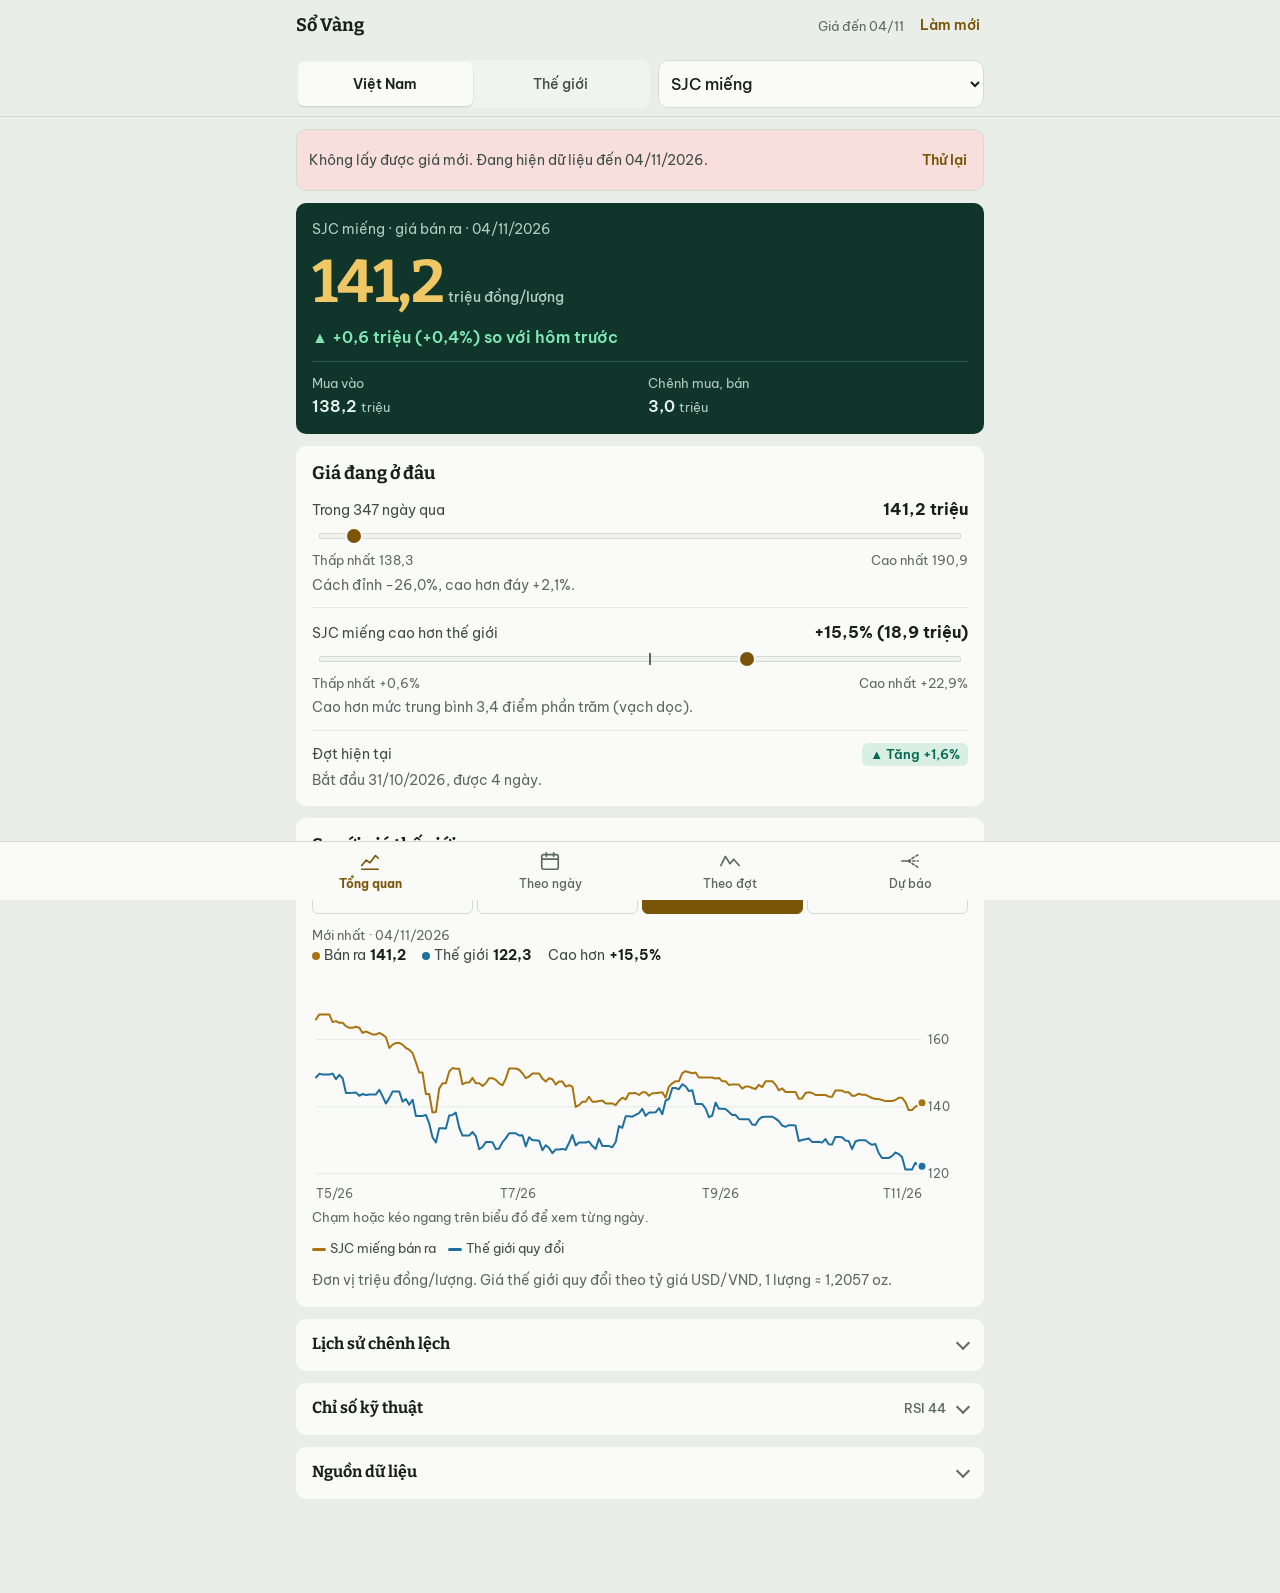
<file: index.html>
<!doctype html>
<html lang="vi">
<head>
<meta charset="utf-8">
<meta name="viewport" content="width=device-width,initial-scale=1,viewport-fit=cover">
<title>Sổ Vàng</title>
<meta name="description" content="Phân tích và dự báo giá vàng Việt Nam, thế giới">
<meta name="apple-mobile-web-app-capable" content="yes">
<meta name="mobile-web-app-capable" content="yes">
<meta name="apple-mobile-web-app-status-bar-style" content="default">
<meta name="apple-mobile-web-app-title" content="Sổ Vàng">
<meta name="theme-color" content="#e9eee9" media="(prefers-color-scheme: light)">
<meta name="theme-color" content="#0e1412" media="(prefers-color-scheme: dark)">
<link rel="apple-touch-icon" href="icon-180.png">
<link rel="manifest" href="manifest.webmanifest">
<link rel="stylesheet" href="https://fonts.googleapis.com/css2?family=Be+Vietnam+Pro:wght@400;500;600;700&family=Bitter:wght@600;700&display=swap&subset=vietnamese">
<style>:root{padding-top:env(safe-area-inset-top,0px)}[hidden]{display:none!important}/* Hallmark · macrostructure: Workbench · tone: utilitarian · anchor hue: gold on jade
 * pre-emit critique: P4 H4 E4 S5 R4 V4 · slop-test: not run (reference files unavailable)
 * nav: fixed bottom tab bar · footer: none (app shell) · enrichment: none (typography and data only)
 * theme: preserved brand (jade board, gold price, Bitter + Be Vietnam Pro)
 */
:root {
  --color-paper: oklch(94.4% 0.009 145.5);
  --color-surface: oklch(98.7% 0.003 128.5);
  --color-surface-2: oklch(96.1% 0.006 137.8);
  --color-ink: oklch(23.3% 0.015 166.2);
  --color-ink-2: oklch(40.3% 0.020 161.9);
  --color-muted: oklch(50.7% 0.020 158.6);
  --color-line: oklch(88.3% 0.013 149.2);
  --color-grid: oklch(92.9% 0.009 145.5);
  --color-sjc: oklch(59.8% 0.121 76.4);
  --color-world: oklch(51.7% 0.105 239.9);
  --color-up: oklch(53.1% 0.103 170.1);
  --color-down: oklch(57.0% 0.172 33.4);
  --color-accent: oklch(47.7% 0.096 78.4);
  --color-accent-ink: oklch(99.4% 0.009 93.6);
  --color-up-soft: oklch(93.3% 0.028 162.1);
  --color-down-soft: oklch(92.3% 0.028 25.9);
  --color-up-ink: oklch(46.0% 0.090 170.1);
  --color-down-ink: oklch(49.0% 0.150 33.4);
  --color-board: oklch(29.9% 0.046 172.3);
  --color-board-ink: oklch(95.3% 0.012 157.0);
  --color-board-muted: oklch(82.6% 0.032 163.1);
  --color-board-gold: oklch(84.6% 0.125 86.6);
  --color-board-up: oklch(84.9% 0.121 161.2);
  --color-board-down: oklch(82.0% 0.101 28.4);
  --color-board-line: oklch(43.0% 0.057 168.4);
  --color-backdrop: oklch(15% 0.01 165 / 0.45);
  --color-shadow: oklch(15% 0.01 165 / 0.18);
  --font-display: "Bitter", Georgia, "Times New Roman", serif;
  --font-body: "Be Vietnam Pro", -apple-system, BlinkMacSystemFont, "Segoe UI", Roboto, sans-serif;
  --text-xs: 0.8125rem; --text-sm: 0.875rem; --text-md: 1rem; --text-lg: 1.125rem; --text-xl: 1.375rem; --text-2xl: 1.75rem;
  --space-xs: 4px; --space-sm: 8px; --space-md: 12px; --space-lg: 16px; --space-xl: 24px; --space-2xl: 32px;
  --radius-sm: 6px; --radius-md: 10px; --radius-lg: 16px; --radius-pill: 999px;
  --tap: 44px; --nav-h: 58px;
  --dur-fast: 120ms; --dur-med: 240ms;
  --ease-out: cubic-bezier(0.2, 0.8, 0.2, 1); --ease-in: cubic-bezier(0.4, 0, 1, 1); --ease-in-out: cubic-bezier(0.4, 0, 0.2, 1);
}
@media (prefers-color-scheme: dark) { :root:not([data-theme="light"]) {
  --color-paper: oklch(18.4% 0.010 172.9);
  --color-surface: oklch(23.0% 0.014 163.4);
  --color-surface-2: oklch(27.0% 0.016 168.8);
  --color-ink: oklch(95.6% 0.007 151.9);
  --color-ink-2: oklch(84.8% 0.014 159.9);
  --color-muted: oklch(72.9% 0.018 162.6);
  --color-line: oklch(32.8% 0.019 163.5);
  --color-grid: oklch(28.6% 0.017 163.5);
  --color-sjc: oklch(66.5% 0.125 80.4);
  --color-world: oklch(63.4% 0.107 235.7);
  --color-up: oklch(64.9% 0.114 175.9);
  --color-down: oklch(65.4% 0.158 31.9);
  --color-accent: oklch(79.9% 0.122 83.2);
  --color-accent-ink: oklch(20.3% 0.027 87.0);
  --color-up-soft: oklch(31.1% 0.047 163.7);
  --color-down-soft: oklch(28.8% 0.052 26.2);
  --color-up-ink: oklch(71.0% 0.115 175.9);
  --color-down-ink: oklch(72.0% 0.135 31.9);
  --color-board: oklch(32.3% 0.051 171.0);
  --color-board-line: oklch(45.8% 0.063 169.8);
  color-scheme: dark;
} }
:root[data-theme="dark"] {
  --color-paper: oklch(18.4% 0.010 172.9);
  --color-surface: oklch(23.0% 0.014 163.4);
  --color-surface-2: oklch(27.0% 0.016 168.8);
  --color-ink: oklch(95.6% 0.007 151.9);
  --color-ink-2: oklch(84.8% 0.014 159.9);
  --color-muted: oklch(72.9% 0.018 162.6);
  --color-line: oklch(32.8% 0.019 163.5);
  --color-grid: oklch(28.6% 0.017 163.5);
  --color-sjc: oklch(66.5% 0.125 80.4);
  --color-world: oklch(63.4% 0.107 235.7);
  --color-up: oklch(64.9% 0.114 175.9);
  --color-down: oklch(65.4% 0.158 31.9);
  --color-accent: oklch(79.9% 0.122 83.2);
  --color-accent-ink: oklch(20.3% 0.027 87.0);
  --color-up-soft: oklch(31.1% 0.047 163.7);
  --color-down-soft: oklch(28.8% 0.052 26.2);
  --color-up-ink: oklch(71.0% 0.115 175.9);
  --color-down-ink: oklch(72.0% 0.135 31.9);
  --color-board: oklch(32.3% 0.051 171.0);
  --color-board-line: oklch(45.8% 0.063 169.8);
  color-scheme: dark;
}

/* Một cột kiểu công cụ: bảng giá trên cùng, dữ kiện theo sau, phần chuyên sâu gom vào mục mở rộng. */
* { box-sizing: border-box; }
html { -webkit-text-size-adjust: 100%; overflow-x: clip; }
html.sheet-open { overflow: hidden; }
body { background: var(--color-paper); color: var(--color-ink); font: 400 var(--text-md)/1.5 var(--font-body); margin: 0; overflow-x: clip; font-variant-numeric: tabular-nums; -webkit-tap-highlight-color: transparent; }
body::before { content: ""; position: fixed; inset: 0 0 auto; height: env(safe-area-inset-top, 0px); z-index: 30; background: var(--color-paper); }
button, input, select { font: inherit; color: inherit; }
button { cursor: pointer; }
button:disabled { cursor: default; opacity: 0.45; }
h1, h2, h3, p, dl, dd { margin: 0; }
h1, h2, h3 { font-style: normal; overflow-wrap: anywhere; min-width: 0; }
a { color: var(--color-accent); }
:focus-visible { outline: 2px solid var(--color-accent); outline-offset: 2px; }

.wrap { max-width: 720px; margin: 0 auto; padding-left: max(var(--space-lg), env(safe-area-inset-left, 0px)); padding-right: max(var(--space-lg), env(safe-area-inset-right, 0px)); }

/* Tên app cuộn đi, chỉ phần chọn thị trường được ghim */
.brand-row { display: flex; align-items: center; justify-content: space-between; gap: var(--space-md); min-height: var(--tap); padding-block: var(--space-xs); }
.brand { font: 700 var(--text-lg)/1.2 var(--font-display); white-space: nowrap; flex: none; }
.status { display: flex; align-items: center; justify-content: flex-end; flex-wrap: wrap; column-gap: var(--space-md); min-width: 0; font-size: var(--text-xs); line-height: 1.25; color: var(--color-muted); text-align: right; }
.text-btn { border: 0; background: none; min-height: var(--tap); padding: 0 var(--space-xs); color: var(--color-accent); font-weight: 600; font-size: var(--text-sm); white-space: nowrap; }
.text-btn:active { opacity: 0.6; }
.controls { position: sticky; top: env(safe-area-inset-top, 0px); z-index: 20; background: var(--color-paper); border-bottom: 1px solid var(--color-line); }
.market-row { display: flex; gap: var(--space-sm); padding-block: var(--space-sm); }
.seg { display: flex; flex: 1 1 56%; min-width: 0; background: var(--color-surface-2); border-radius: var(--radius-md); padding: 2px; }
.seg button { flex: 1 1 0; min-width: 0; min-height: var(--tap); border: 0; background: none; border-radius: var(--radius-sm); font-weight: 500; font-size: var(--text-sm); color: var(--color-ink-2); white-space: nowrap; }
.seg button[aria-pressed="true"] { background: var(--color-surface); color: var(--color-ink); font-weight: 600; box-shadow: 0 1px 2px var(--color-shadow); }
.type-select { flex: 1 1 44%; min-width: 0; min-height: var(--tap); border: 1px solid var(--color-line); background: var(--color-surface); border-radius: var(--radius-md); padding: 0 var(--space-sm); font-size: var(--text-md); font-weight: 500; }

.notice-wrap { padding-top: var(--space-md); }
.notice-wrap:has(> .notice[hidden]) { display: none; }
.notice { display: flex; align-items: center; justify-content: space-between; gap: var(--space-md); padding: var(--space-sm) var(--space-md); border-radius: var(--radius-md); background: var(--color-surface-2); border: 1px solid var(--color-line); font-size: var(--text-sm); color: var(--color-ink-2); }
.notice.error { background: var(--color-down-soft); }

main { padding-bottom: calc(var(--nav-h) + var(--space-xl) + env(safe-area-inset-bottom, 0px)); }
main .wrap { display: grid; grid-template-columns: minmax(0, 1fr); gap: var(--space-md); padding-block: var(--space-md); }

/* Bảng giá */
.board { background: var(--color-board); color: var(--color-board-ink); border-radius: var(--radius-md); padding: var(--space-lg); display: grid; gap: var(--space-md); }
.board-label { font-size: var(--text-sm); color: var(--color-board-muted); }
.price { font: 700 clamp(2.75rem, 14vw, 3.75rem)/1.02 var(--font-display); color: var(--color-board-gold); letter-spacing: -0.02em; }
.price.range { font-size: clamp(1.875rem, 9.5vw, 2.625rem); letter-spacing: -0.01em; }
.price small { font: 500 var(--text-sm)/1 var(--font-body); color: var(--color-board-muted); letter-spacing: 0; margin-left: var(--space-xs); white-space: nowrap; }
.delta { font-weight: 600; }
.delta.up { color: var(--color-board-up); } .delta.down { color: var(--color-board-down); } .delta.flat { color: var(--color-board-muted); }
.board-grid { display: grid; grid-template-columns: minmax(0, 1fr) minmax(0, 1fr); gap: var(--space-md) var(--space-lg); border-top: 1px solid var(--color-board-line); padding-top: var(--space-md); }
.board-grid dt { font-size: var(--text-xs); color: var(--color-board-muted); }
.board-grid dd { font-weight: 600; font-size: var(--text-md); }
.board-grid dd span { font-weight: 400; font-size: var(--text-xs); color: var(--color-board-muted); }

/* Khối */
.block { background: var(--color-surface); border-radius: var(--radius-md); padding: var(--space-lg); display: grid; grid-template-columns: minmax(0, 1fr); gap: var(--space-md); }
.block h2, .sheet h2 { font: 700 var(--text-lg)/1.3 var(--font-display); text-wrap: balance; }
.note { font-size: var(--text-sm); color: var(--color-muted); line-height: 1.45; }
.lede { line-height: 1.5; }
.lede b { font-weight: 650; }
.stack { display: grid; grid-template-columns: minmax(0, 1fr); gap: var(--space-md); }

.chips { display: flex; flex-wrap: wrap; gap: var(--space-xs); }
.chip { min-height: var(--tap); padding: 0 var(--space-md); flex: 1 1 auto; border-radius: var(--radius-sm); border: 1px solid var(--color-line); background: none; font-size: var(--text-sm); font-weight: 500; color: var(--color-ink-2); white-space: nowrap; }
.chip[aria-pressed="true"] { background: var(--color-accent); border-color: var(--color-accent); color: var(--color-accent-ink); font-weight: 600; }
.chip:active { opacity: 0.7; }

/* Thước vị trí: giá hiện tại nằm đâu trong khoảng lịch sử */
.meter { display: grid; gap: var(--space-xs); }
.meter + .meter { border-top: 1px solid var(--color-grid); padding-top: var(--space-md); }
.meter-head, .fact { display: flex; justify-content: space-between; align-items: baseline; gap: var(--space-xs) var(--space-md); flex-wrap: wrap; }
.meter-head span, .fact > span { color: var(--color-ink-2); font-size: var(--text-sm); }
.meter-head b { font-weight: 650; white-space: nowrap; }
.meter-track { position: relative; height: 6px; margin: var(--space-sm) 7px; background: var(--color-surface-2); border-radius: var(--radius-pill); box-shadow: inset 0 0 0 1px var(--color-line); }
.meter-dot { position: absolute; top: 50%; width: 14px; height: 14px; margin: -7px 0 0 -7px; border-radius: 50%; background: var(--color-accent); box-shadow: 0 0 0 2px var(--color-surface); }
.meter-mark { position: absolute; top: -3px; width: 2px; height: 12px; margin-left: -1px; background: var(--color-muted); }
.meter-ends { display: flex; justify-content: space-between; gap: var(--space-md); font-size: var(--text-xs); color: var(--color-muted); }
.fact { border-top: 1px solid var(--color-grid); padding-top: var(--space-md); }
.fact .note { flex: 1 0 100%; }

/* Biểu đồ: số đọc nằm cố định phía trên, ngón tay không che */
.chart { width: 100%; min-width: 0; }
.chart svg { display: block; width: 100%; touch-action: pan-y; user-select: none; -webkit-user-select: none; }
.chart svg text { font: 400 12px var(--font-body); fill: var(--color-muted); }
.readout { min-height: 3.75rem; margin-bottom: var(--space-xs); }
.readout-title { font-size: var(--text-xs); color: var(--color-muted); }
.readout-rows { display: flex; flex-wrap: wrap; gap: 0 var(--space-lg); font-size: var(--text-sm); color: var(--color-ink-2); }
.readout-rows b { font-weight: 650; color: var(--color-ink); margin-left: var(--space-xs); }
.readout-rows i { display: inline-block; width: 8px; height: 8px; border-radius: 50%; margin-right: var(--space-xs); }
.legend { display: flex; flex-wrap: wrap; gap: var(--space-xs) var(--space-md); font-size: var(--text-xs); color: var(--color-ink-2); }
.legend i { display: inline-block; width: 14px; height: 3px; border-radius: 2px; vertical-align: middle; margin-right: var(--space-xs); }
.legend i.dash { background: repeating-linear-gradient(90deg, currentColor 0 4px, transparent 4px 7px) !important; }
.legend i.swatch { height: 10px; }

/* Danh sách chỉ số */
.rows { display: grid; }
.rows > div { display: grid; grid-template-columns: minmax(0, 1fr) auto; gap: 2px var(--space-md); padding: var(--space-sm) 0; border-top: 1px solid var(--color-grid); }
.rows > div:first-child { border-top: 0; }
.rows dt { color: var(--color-ink-2); font-size: var(--text-sm); }
.rows dd { font-weight: 600; text-align: right; }
.rows .sub { grid-column: 1 / -1; font-size: var(--text-xs); color: var(--color-muted); }

.up { color: var(--color-up); } .down { color: var(--color-down); } .flat { color: var(--color-muted); }
.pill { display: inline-flex; align-items: center; gap: 3px; padding: 2px var(--space-sm); border-radius: var(--radius-sm); font-size: var(--text-xs); font-weight: 600; white-space: nowrap; }
.pill.up { background: var(--color-up-soft); color: var(--color-up-ink); } .pill.down { background: var(--color-down-soft); color: var(--color-down-ink); } .pill.flat, .pill.gold { background: var(--color-surface-2); color: var(--color-ink-2); }

/* Mục mở rộng */
details.block { display: block; padding-block: 0; }
details.block > summary { display: flex; align-items: center; gap: var(--space-md); min-height: 52px; font: 700 var(--text-md)/1.3 var(--font-display); cursor: pointer; list-style: none; }
details.block > summary::-webkit-details-marker { display: none; }
details.block > summary .hint { font: 500 var(--text-xs)/1.3 var(--font-body); color: var(--color-muted); margin-left: auto; text-align: right; }
details.block > summary::after { content: ""; flex: none; margin-left: auto; width: 8px; height: 8px; border-right: 2px solid var(--color-muted); border-bottom: 2px solid var(--color-muted); transform: translateY(-2px) rotate(45deg); }
details.block > summary .hint + *, details.block > summary:has(.hint)::after { margin-left: 0; }
details.block[open] > summary::after { transform: translateY(2px) rotate(-135deg); }
details.block > .stack { padding-bottom: var(--space-lg); }

/* Theo ngày */
.day-nav { display: grid; grid-template-columns: var(--tap) minmax(0, 1fr) var(--tap); gap: var(--space-sm); }
.day-nav button { min-height: var(--tap); border: 1px solid var(--color-line); background: var(--color-surface); border-radius: var(--radius-md); font-size: var(--text-xl); line-height: 1; }
.day-nav button:active { background: var(--color-surface-2); }
input[type="date"], input[type="number"] { width: 100%; min-width: 0; min-height: var(--tap); border: 1px solid var(--color-line); background: var(--color-surface); border-radius: var(--radius-md); padding: 0 var(--space-md); font-size: var(--text-md); font-weight: 600; -webkit-appearance: none; appearance: none; }
input[type="date"] { text-align: center; }
.table-scroll { overflow-x: auto; -webkit-overflow-scrolling: touch; }
table { border-collapse: collapse; width: 100%; font-size: var(--text-sm); }
th { text-align: right; font-weight: 500; font-size: var(--text-xs); color: var(--color-muted); padding: var(--space-xs) 0 var(--space-sm) var(--space-sm); vertical-align: bottom; }
td { text-align: right; padding: var(--space-sm) 0 var(--space-sm) var(--space-sm); border-top: 1px solid var(--color-grid); white-space: nowrap; }
th:first-child, td:first-child { text-align: left; padding-left: 0; }
td:first-child { color: var(--color-ink-2); }
tr.hl td { font-weight: 650; color: var(--color-ink); }
.list-btn { display: grid; grid-template-columns: minmax(0, 1fr) auto auto 8px; gap: var(--space-md); align-items: center; width: 100%; min-height: var(--tap); padding: var(--space-xs) 0; border: 0; border-top: 1px solid var(--color-grid); background: none; text-align: left; font-size: var(--text-sm); }
.list-btn:first-child { border-top: 0; }
.list-btn:active, .wave-btn:active { background: var(--color-surface-2); }
.list-btn[aria-current="true"] .ld { color: var(--color-accent); font-weight: 650; }
.list-btn .lv { text-align: right; font-weight: 600; }
.more-btn { justify-self: start; }

/* Theo đợt */
.stat-pair { display: grid; grid-template-columns: minmax(0, 1fr) minmax(0, 1fr); gap: var(--space-md); }
.stat-pair > div { background: var(--color-surface); border-radius: var(--radius-md); padding: var(--space-md); display: grid; gap: 2px; align-content: start; }
.stat-pair .k { font-size: var(--text-xs); font-weight: 600; }
.stat-pair .v { font: 700 var(--text-xl)/1.2 var(--font-display); }
.stat-pair .s { font-size: var(--text-xs); color: var(--color-muted); }
.wave-btn { display: grid; grid-template-columns: auto minmax(0, 1fr) auto 8px; gap: 2px var(--space-md); align-items: center; width: 100%; min-height: 56px; padding: var(--space-sm) 0; border: 0; border-top: 1px solid var(--color-grid); background: none; text-align: left; }
.wave-btn:first-child { border-top: 0; }
.wave-btn .wd { font-size: var(--text-sm); font-weight: 600; }
.wave-btn .wm { grid-column: 2 / 4; font-size: var(--text-xs); color: var(--color-muted); }
.wave-btn .wp { font-size: var(--text-sm); font-weight: 650; }
.date-pair { display: grid; grid-template-columns: minmax(0, 1fr) minmax(0, 1fr); gap: var(--space-sm); }
.date-pair label { display: grid; gap: var(--space-xs); font-size: var(--text-xs); color: var(--color-muted); min-width: 0; }

/* Kịch bản */
.scn { display: grid; gap: var(--space-lg); }
.scn-row { display: grid; grid-template-columns: minmax(0, 1fr) 7rem; gap: var(--space-xs) var(--space-md); align-items: center; }
.scn-row label { font-size: var(--text-sm); color: var(--color-ink-2); }
.scn-row input[type="number"] { text-align: right; }
.scn-row input[type="range"] { grid-column: 1 / -1; width: 100%; height: var(--tap); accent-color: var(--color-accent); margin: 0; }
.scn-result { background: var(--color-board); color: var(--color-board-ink); border-radius: var(--radius-md); padding: var(--space-md); display: grid; gap: 2px; }
.scn-result .v { font: 700 var(--text-2xl)/1.15 var(--font-display); color: var(--color-board-gold); }
.scn-result .s { font-size: var(--text-sm); color: var(--color-board-muted); }

.fine { font-size: var(--text-sm); color: var(--color-ink-2); }

/* Tấm trượt chi tiết */
.sheet { width: 100%; max-width: 720px; max-height: 88dvh; margin: auto auto 0; padding: 0; border: 0; border-radius: var(--radius-lg) var(--radius-lg) 0 0; background: var(--color-surface); color: var(--color-ink); overflow: hidden; }
.sheet[open] { display: flex; }
.sheet::backdrop { background: var(--color-backdrop, rgb(0 0 0 / 0.45)); }
.sheet-inner { display: flex; flex-direction: column; width: 100%; min-height: 0; }
.sheet-grip { display: grid; place-items: center; height: var(--space-xl); flex: none; touch-action: none; }
.sheet-grip span { width: 36px; height: 4px; border-radius: var(--radius-pill); background: var(--color-line); }
.sheet-head { display: flex; align-items: center; justify-content: space-between; gap: var(--space-md); padding: 0 var(--space-sm) var(--space-sm) var(--space-lg); flex: none; }
.sheet-close { flex: none; width: var(--tap); height: var(--tap); border: 0; background: none; display: grid; place-items: center; color: var(--color-ink-2); }
.sheet-close svg { width: 22px; height: 22px; fill: none; stroke: currentColor; stroke-width: 2; stroke-linecap: round; }
.sheet-body { flex: 1 1 auto; min-height: 0; overflow-y: auto; overscroll-behavior: contain; -webkit-overflow-scrolling: touch; display: grid; grid-template-columns: minmax(0, 1fr); align-content: start; gap: var(--space-md); padding: 0 var(--space-lg) calc(var(--space-xl) + env(safe-area-inset-bottom, 0px)); }
.sheet-body .block { padding: 0; }
.sheet-body .board { padding: var(--space-md); }
@media (prefers-reduced-motion: no-preference) {
  .sheet[open] { animation: sheet-in var(--dur-med) var(--ease-out); }
  .sheet.closing { transition: transform var(--dur-fast) var(--ease-in); transform: translateY(100%); }
}
@media (prefers-reduced-motion: reduce) {
  .sheet[open] { animation: sheet-fade 150ms linear; }
}
@keyframes sheet-in { from { transform: translateY(100%); } to { transform: none; } }
@keyframes sheet-fade { from { opacity: 0; } to { opacity: 1; } }

/* Thanh tab */
.nav { position: fixed; left: 0; right: 0; bottom: 0; z-index: 20; background: var(--color-surface); border-top: 1px solid var(--color-line); padding-bottom: env(safe-area-inset-bottom, 0px); padding-left: env(safe-area-inset-left, 0px); padding-right: env(safe-area-inset-right, 0px); }
.nav div { max-width: 720px; margin: 0 auto; display: grid; grid-template-columns: repeat(4, minmax(0, 1fr)); }
.nav button { height: var(--nav-h); border: 0; background: none; display: grid; justify-items: center; align-content: center; gap: 3px; font-size: 12px; font-weight: 500; color: var(--color-muted); white-space: nowrap; }
.nav button[aria-current="page"] { color: var(--color-accent); font-weight: 650; }
.nav svg { width: 22px; height: 22px; fill: none; stroke: currentColor; stroke-width: 1.8; stroke-linecap: round; stroke-linejoin: round; }

@media (hover: hover) {
  .text-btn:hover, .wave-btn:hover .wd, .list-btn:hover .ld { color: var(--color-accent); text-decoration: underline; }
  .chip:hover:not([aria-pressed="true"]), .seg button:hover:not([aria-pressed="true"]) { color: var(--color-ink); }
  .nav button:hover { color: var(--color-ink); }
}
@media (max-width: 350px) {
  .board, .block { padding-inline: var(--space-md); }
  .seg button { font-size: var(--text-xs); }
  .scn-row { grid-template-columns: minmax(0, 1fr) 6rem; }
  table { font-size: var(--text-xs); }
  .chip { padding: 0 var(--space-sm); }
  .wave-btn { column-gap: var(--space-sm); }
  .wave-btn .wd { font-size: var(--text-xs); white-space: nowrap; }
}

/* Một hàng cố định cho các nút chọn, chia đều chiều ngang ở mọi khổ màn hình */
.chips { display: grid; grid-auto-flow: column; grid-auto-columns: minmax(0, 1fr); }
.chip { padding: 0 var(--space-xs); }
.seg { flex: 1 1 52%; }
.type-select { flex: 1 1 48%; }
.readout { min-height: 2.75rem; }
#ch-main .readout, #ch-fc .readout { min-height: 4rem; }
#sheet-title:focus { outline: none; }

/* Ô bên phải luôn giữ chỗ để nút chọn thị trường không đổi kích thước */
.market-label { flex: 1 1 48%; min-width: 0; display: flex; align-items: center; justify-content: center; font-size: var(--text-sm); font-weight: 500; color: var(--color-ink-2); white-space: nowrap; }
.market-label[hidden] { display: none; }

/* Dấu hiệu chạm được */
.list-btn::after, .wave-btn::after { content: ""; justify-self: end; width: 7px; height: 7px; margin-right: 2px; border-top: 2px solid var(--color-muted); border-right: 2px solid var(--color-muted); transform: rotate(45deg); }
.wave-btn::after { grid-column: 4; grid-row: 1 / span 2; }
.chart-hint { margin-top: var(--space-xs); font-size: var(--text-xs); }

/* Liên kết trong câu: nới vùng chạm mà không đổi khoảng cách dòng */
.fine a, .notice a { padding-block: 13px; }
</style>
</head>
<body>
<header class="brand-bar">
  <div class="wrap brand-row">
    <h1 class="brand">Sổ Vàng</h1>
    <div class="status"><span id="status" aria-live="polite"></span><button id="refresh" class="text-btn" type="button" hidden>Làm mới</button></div>
  </div>
</header>
<div class="controls">
  <div class="wrap market-row">
    <div class="seg" role="group" aria-label="Chọn thị trường">
      <button id="mkt-vn" type="button" data-act="market:vn">Việt Nam</button>
      <button id="mkt-world" type="button" data-act="market:world">Thế giới</button>
    </div>
    <select id="vn-type" class="type-select" aria-label="Chọn loại vàng Việt Nam"></select>
    <span id="world-label" class="market-label" hidden>XAU/USD</span>
  </div>
</div>
<div class="wrap notice-wrap"><div id="notice" class="notice" hidden></div></div>
<main><div class="wrap" id="view"></div></main>
<nav class="nav" aria-label="Các màn hình">
  <div>
    <button id="tab-tong-quan" type="button" data-act="tab:tong-quan"><svg viewBox="0 0 24 24" aria-hidden="true"><path d="M3 17l5-6 4 3 6-8 3 3"/><path d="M3 21h18"/></svg>Tổng quan</button>
    <button id="tab-ngay" type="button" data-act="tab:ngay"><svg viewBox="0 0 24 24" aria-hidden="true"><rect x="3" y="5" width="18" height="16" rx="2"/><path d="M3 10h18M8 3v4M16 3v4"/></svg>Theo ngày</button>
    <button id="tab-dot" type="button" data-act="tab:dot"><svg viewBox="0 0 24 24" aria-hidden="true"><path d="M2 17l5-10 5 8 4-5 6 7"/></svg>Theo đợt</button>
    <button id="tab-du-bao" type="button" data-act="tab:du-bao"><svg viewBox="0 0 24 24" aria-hidden="true"><path d="M3 12h7"/><path d="M10 12l11-7M10 12l11 7M10 12h11" stroke-dasharray="2.5 2.5"/></svg>Dự báo</button>
  </div>
</nav>
<dialog id="sheet" class="sheet" aria-labelledby="sheet-title">
  <div class="sheet-inner">
    <div class="sheet-grip" id="sheet-grip" aria-hidden="true"><span></span></div>
    <div class="sheet-head">
      <h2 id="sheet-title" tabindex="-1" autofocus></h2>
      <button id="sheet-close" class="sheet-close" type="button" data-act="sheet:close" aria-label="Đóng">
        <svg viewBox="0 0 24 24" aria-hidden="true"><path d="M6 6l12 12M18 6L6 18"/></svg>
      </button>
    </div>
    <div class="sheet-body" id="sheet-body"></div>
  </div>
</dialog>

<script>window.__STANDALONE__=true;window.__SNAPSHOT__={"generatedAt":"2026-11-04T03:06:49.292Z","spotStart":"2025-11-23","futuresVsSpotPct":0.417,"world":[["2016-11-03",1302.1],["2016-11-04",1303.3],["2016-11-07",1278.3],["2016-11-08",1273.4],["2016-11-09",1272.6],["2016-11-10",1265.5],["2016-11-14",1221.2],["2016-11-15",1224],["2016-11-16",1223.4],["2016-11-17",1216.5],["2016-11-18",1208.5],["2016-11-21",1209.6],["2016-11-22",1211],["2016-11-23",1189.1],["2016-11-25",1178.2],["2016-11-28",1190.6],["2016-11-29",1187.9],["2016-11-30",1170.8],["2016-12-01",1166.9],["2016-12-02",1175.1],["2016-12-05",1174],["2016-12-06",1167.6],["2016-12-07",1175],["2016-12-08",1169.8],["2016-12-09",1159.4],["2016-12-12",1163.5],["2016-12-13",1156.7],["2016-12-14",1161.3],["2016-12-15",1127.8],["2016-12-16",1135.3],["2016-12-19",1140.5],["2016-12-20",1131.5],["2016-12-21",1131.1],["2016-12-22",1128.8],["2016-12-23",1131.9],["2016-12-27",1137.3],["2016-12-28",1139.4],["2016-12-29",1156.4],["2016-12-30",1150],["2017-01-03",1160.4],["2017-01-04",1163.8],["2017-01-05",1179.7],["2017-01-06",1171.9],["2017-01-09",1183.5],["2017-01-10",1184.2],["2017-01-11",1195.6],["2017-01-12",1198.9],["2017-01-13",1195.3],["2017-01-17",1212],["2017-01-18",1211.3],["2017-01-19",1200.9],["2017-01-20",1204.3],["2017-01-23",1215],["2017-01-24",1210.3],["2017-01-25",1197.3],["2017-01-26",1189.5],["2017-01-27",1188.1],["2017-01-30",1193.2],["2017-01-31",1208.6],["2017-02-01",1205.6],["2017-02-02",1216.7],["2017-02-03",1218.5],["2017-02-06",1230],["2017-02-07",1234.2],["2017-02-08",1237.6],["2017-02-09",1235.1],["2017-02-10",1234.4],["2017-02-13",1224.4],["2017-02-14",1223.9],["2017-02-15",1231.7],["2017-02-16",1240],["2017-02-17",1237.6],["2017-02-21",1237.5],["2017-02-22",1232],["2017-02-23",1250.2],["2017-02-24",1256.9],["2017-02-27",1257.4],["2017-02-28",1252.6],["2017-03-01",1248.9],["2017-03-02",1231.9],["2017-03-03",1225.5],["2017-03-06",1224.5],["2017-03-07",1215.1],["2017-03-08",1208.5],["2017-03-09",1202.4],["2017-03-10",1200.7],["2017-03-13",1202.4],["2017-03-14",1201.9],["2017-03-15",1200.1],["2017-03-16",1226.5],["2017-03-17",1229.8],["2017-03-20",1233.6],["2017-03-21",1246.1],["2017-03-22",1249.3],["2017-03-23",1246.9],["2017-03-24",1248.2],["2017-03-27",1255.4],["2017-03-28",1255.3],["2017-03-29",1253.4],["2017-03-30",1245],["2017-03-31",1247.3],["2017-04-03",1250.8],["2017-04-04",1255],["2017-04-05",1245.4],["2017-04-06",1250.3],["2017-04-07",1254.3],["2017-04-10",1251.1],["2017-04-11",1271.2],["2017-04-12",1275.3],["2017-04-13",1285.9],["2017-04-17",1289.4],["2017-04-18",1291.7],["2017-04-19",1281.4],["2017-04-20",1281.9],["2017-04-21",1287.4],["2017-04-24",1275.8],["2017-04-25",1265.6],["2017-04-26",1262.1],["2017-04-27",1263.7],["2017-04-28",1266.1],["2017-05-01",1253.3],["2017-05-02",1255.1],["2017-05-03",1246.4],["2017-05-04",1226.5],["2017-05-05",1224.8],["2017-05-08",1225.3],["2017-05-09",1214.3],["2017-05-10",1217.3],["2017-05-11",1222.7],["2017-05-12",1226.2],["2017-05-15",1228.6],["2017-05-16",1235],["2017-05-17",1257.5],["2017-05-18",1251.7],["2017-05-19",1252.7],["2017-05-22",1260.7],["2017-05-23",1254.8],["2017-05-24",1252.4],["2017-05-25",1255.8],["2017-05-26",1267.6],["2017-05-30",1262.1],["2017-05-31",1272],["2017-06-01",1267],["2017-06-02",1276.8],["2017-06-05",1279.3],["2017-06-06",1294.4],["2017-06-07",1290.1],["2017-06-08",1276.3],["2017-06-09",1268.5],["2017-06-12",1266.1],["2017-06-13",1265.8],["2017-06-14",1272.8],["2017-06-15",1252.2],["2017-06-16",1254],["2017-06-19",1244.2],["2017-06-20",1241],["2017-06-21",1243.4],["2017-06-22",1247.6],["2017-06-23",1256.2],["2017-06-26",1246.3],["2017-06-27",1246.4],["2017-06-28",1248],["2017-06-29",1244.2],["2017-06-30",1240.7],["2017-07-03",1217.9],["2017-07-05",1220.4],["2017-07-06",1222.2],["2017-07-07",1208.6],["2017-07-10",1212.1],["2017-07-11",1213.6],["2017-07-12",1218.1],["2017-07-13",1216.3],["2017-07-14",1226.6],["2017-07-17",1232.8],["2017-07-18",1241.1],["2017-07-19",1241.2],["2017-07-20",1244.8],["2017-07-21",1254.3],["2017-07-24",1253.9],["2017-07-25",1251.7],["2017-07-26",1249],["2017-07-27",1259.6],["2017-07-28",1268.4],["2017-07-31",1266.6],["2017-08-01",1272.6],["2017-08-02",1271.8],["2017-08-03",1267.8],["2017-08-04",1258.3],["2017-08-07",1258.2],["2017-08-08",1256.4],["2017-08-09",1273],["2017-08-10",1283.7],["2017-08-11",1287.7],["2017-08-14",1284.2],["2017-08-15",1273.7],["2017-08-16",1276.9],["2017-08-17",1286.4],["2017-08-18",1285.7],["2017-08-21",1290.8],["2017-08-22",1285.1],["2017-08-23",1288.9],["2017-08-24",1286.5],["2017-08-25",1292.5],["2017-08-28",1309.7],["2017-08-29",1313.1],["2017-08-30",1308.1],["2017-08-31",1316.2],["2017-09-01",1324.5],["2017-09-05",1339.2],["2017-09-06",1333.9],["2017-09-07",1345.1],["2017-09-08",1346],["2017-09-11",1331],["2017-09-12",1328],["2017-09-13",1323.4],["2017-09-14",1324.7],["2017-09-15",1320.4],["2017-09-18",1306.3],["2017-09-19",1306.2],["2017-09-20",1312],["2017-09-21",1290.6],["2017-09-22",1293.3],["2017-09-25",1306.8],["2017-09-26",1297],["2017-09-27",1283.4],["2017-09-28",1285.5],["2017-09-29",1281.5],["2017-10-02",1272.7],["2017-10-03",1271.5],["2017-10-04",1273.7],["2017-10-05",1269.9],["2017-10-06",1271.6],["2017-10-09",1281.8],["2017-10-10",1290.6],["2017-10-11",1285.8],["2017-10-12",1293.3],["2017-10-13",1301.5],["2017-10-16",1299.9],["2017-10-17",1283],["2017-10-18",1279.9],["2017-10-19",1286.9],["2017-10-20",1277.4],["2017-10-23",1277.7],["2017-10-24",1275],["2017-10-25",1275.4],["2017-10-26",1266.3],["2017-10-27",1268.5],["2017-10-30",1274.1],["2017-10-31",1267],["2017-11-01",1274.1],["2017-11-02",1274.9],["2017-11-03",1266.5],["2017-11-06",1279.4],["2017-11-07",1273.7],["2017-11-08",1281.6],["2017-11-09",1285.6],["2017-11-10",1272.4],["2017-11-13",1277.3],["2017-11-14",1281.5],["2017-11-15",1276.5],["2017-11-16",1277.4],["2017-11-17",1295.8],["2017-11-20",1274.6],["2017-11-21",1281.1],["2017-11-22",1291.6],["2017-11-24",1286.7],["2017-11-27",1293.8],["2017-11-28",1294.7],["2017-11-29",1282.1],["2017-11-30",1273.2],["2017-12-01",1278.8],["2017-12-04",1274.3],["2017-12-05",1261.6],["2017-12-06",1262.8],["2017-12-07",1249.8],["2017-12-08",1245.2],["2017-12-11",1243.7],["2017-12-12",1238.5],["2017-12-13",1245.4],["2017-12-14",1253.8],["2017-12-15",1254.3],["2017-12-18",1262.2],["2017-12-19",1260.7],["2017-12-20",1266.1],["2017-12-21",1267.3],["2017-12-22",1275.4],["2017-12-26",1284.1],["2017-12-27",1287],["2017-12-28",1294.1],["2017-12-29",1306.3],["2018-01-02",1313.7],["2018-01-03",1316.2],["2018-01-04",1319.4],["2018-01-05",1320.3],["2018-01-08",1318.6],["2018-01-09",1311.7],["2018-01-10",1317.4],["2018-01-11",1320.6],["2018-01-12",1333.4],["2018-01-16",1335.4],["2018-01-17",1338],["2018-01-18",1326],["2018-01-19",1331.9],["2018-01-22",1330.9],["2018-01-23",1335.7],["2018-01-24",1355.9],["2018-01-25",1362.4],["2018-01-26",1351.6],["2018-01-30",1335.4],["2018-01-31",1339],["2018-02-01",1344.3],["2018-02-02",1333.7],["2018-02-05",1333],["2018-02-06",1326.1],["2018-02-07",1311.6],["2018-02-08",1316.9],["2018-02-09",1313.1],["2018-02-12",1324.2],["2018-02-13",1328.1],["2018-02-14",1355.5],["2018-02-15",1352.1],["2018-02-16",1353.2],["2018-02-20",1328.8],["2018-02-21",1330],["2018-02-22",1330.6],["2018-02-23",1328.2],["2018-02-26",1330.7],["2018-02-27",1315.5],["2018-02-28",1315.5],["2018-03-01",1302.9],["2018-03-02",1321.1],["2018-03-05",1318.1],["2018-03-06",1333.6],["2018-03-07",1326],["2018-03-08",1319.9],["2018-03-09",1322.4],["2018-03-12",1319.4],["2018-03-13",1325.9],["2018-03-14",1324.4],["2018-03-15",1316.8],["2018-03-16",1311.3],["2018-03-19",1316.8],["2018-03-20",1311.1],["2018-03-21",1320.7],["2018-03-22",1326.6],["2018-03-23",1349.3],["2018-03-26",1354.4],["2018-03-27",1341.3],["2018-03-28",1324.2],["2018-03-29",1322.8],["2018-04-02",1342.1],["2018-04-03",1332.8],["2018-04-04",1335.8],["2018-04-05",1324.3],["2018-04-06",1331.9],["2018-04-09",1336.3],["2018-04-10",1342],["2018-04-11",1356.5],["2018-04-12",1338.4],["2018-04-13",1344.8],["2018-04-16",1347.5],["2018-04-17",1347.2],["2018-04-18",1351.2],["2018-04-19",1346.8],["2018-04-20",1336.7],["2018-04-23",1322.5],["2018-04-24",1331.4],["2018-04-25",1321.2],["2018-04-26",1316.3],["2018-04-27",1320.3],["2018-04-30",1316.2],["2018-05-01",1303.8],["2018-05-02",1302.6],["2018-05-03",1310.7],["2018-05-04",1312.7],["2018-05-07",1312.2],["2018-05-08",1312],["2018-05-09",1311.3],["2018-05-10",1320.8],["2018-05-11",1319],["2018-05-14",1316.5],["2018-05-15",1288.9],["2018-05-16",1290.2],["2018-05-17",1288.2],["2018-05-18",1290.2],["2018-05-21",1290.2],["2018-05-22",1291.7],["2018-05-23",1289.3],["2018-05-24",1303.7],["2018-05-25",1303.3],["2018-05-29",1298.7],["2018-05-30",1301.5],["2018-05-31",1300.1],["2018-06-01",1294.8],["2018-06-04",1293.1],["2018-06-05",1297.5],["2018-06-06",1297.1],["2018-06-07",1298.7],["2018-06-08",1298.1],["2018-06-11",1298.9],["2018-06-12",1295.1],["2018-06-13",1296.9],["2018-06-14",1304],["2018-06-15",1274.6],["2018-06-18",1276.2],["2018-06-19",1275.6],["2018-06-20",1271.2],["2018-06-21",1267.2],["2018-06-22",1267.4],["2018-06-25",1265.6],["2018-06-26",1256.6],["2018-06-27",1252.8],["2018-06-28",1247.8],["2018-06-29",1251.3],["2018-07-02",1239.8],["2018-07-03",1251.6],["2018-07-05",1257.3],["2018-07-06",1254.3],["2018-07-09",1258.1],["2018-07-10",1253.8],["2018-07-11",1242.8],["2018-07-12",1245],["2018-07-13",1239.6],["2018-07-16",1238.1],["2018-07-17",1225.7],["2018-07-18",1226.3],["2018-07-19",1222.4],["2018-07-20",1229.5],["2018-07-23",1224],["2018-07-24",1223.9],["2018-07-25",1231.4],["2018-07-26",1225.3],["2018-07-27",1222.6],["2018-07-30",1221.3],["2018-07-31",1223.7],["2018-08-01",1217.9],["2018-08-02",1210.6],["2018-08-03",1214.2],["2018-08-06",1208.6],["2018-08-07",1209.6],["2018-08-08",1212.6],["2018-08-09",1211.9],["2018-08-10",1211.1],["2018-08-13",1191.3],["2018-08-14",1193],["2018-08-15",1177.5],["2018-08-16",1176.2],["2018-08-17",1176.5],["2018-08-20",1186.8],["2018-08-21",1192.6],["2018-08-22",1196.3],["2018-08-23",1187],["2018-08-24",1206.3],["2018-08-27",1209],["2018-08-28",1207.4],["2018-08-29",1204.5],["2018-08-30",1197.7],["2018-08-31",1200.3],["2018-09-04",1192.7],["2018-09-05",1194.9],["2018-09-06",1197.9],["2018-09-07",1193.6],["2018-09-10",1193],["2018-09-11",1195.4],["2018-09-12",1204.7],["2018-09-13",1202],["2018-09-14",1195],["2018-09-17",1199.7],["2018-09-18",1196.8],["2018-09-19",1202.2],["2018-09-20",1206.2],["2018-09-21",1196.2],["2018-09-24",1199.3],["2018-09-25",1200],["2018-09-26",1194],["2018-09-27",1182.3],["2018-09-28",1191.5],["2018-10-01",1187.1],["2018-10-02",1202.4],["2018-10-03",1198.3],["2018-10-04",1197.2],["2018-10-05",1201.2],["2018-10-08",1184.4],["2018-10-09",1187.2],["2018-10-10",1189.3],["2018-10-11",1223.5],["2018-10-12",1218.1],["2018-10-15",1226.4],["2018-10-16",1227.3],["2018-10-17",1223.7],["2018-10-18",1226.5],["2018-10-19",1225.3],["2018-10-22",1221.2],["2018-10-23",1233.4],["2018-10-24",1227.8],["2018-10-25",1229.1],["2018-10-26",1232.5],["2018-10-29",1224.5],["2018-10-30",1222.6],["2018-10-31",1212.3],["2018-11-01",1236],["2018-11-02",1230.9],["2018-11-05",1229.8],["2018-11-06",1223.8],["2018-11-07",1226.2],["2018-11-08",1222.9],["2018-11-09",1206.4],["2018-11-12",1201.3],["2018-11-13",1199.2],["2018-11-14",1207.9],["2018-11-15",1212.8],["2018-11-16",1220.8],["2018-11-19",1223.1],["2018-11-20",1219],["2018-11-21",1225.8],["2018-11-23",1221],["2018-11-26",1220.2],["2018-11-27",1211.2],["2018-11-28",1221.4],["2018-11-29",1224.1],["2018-11-30",1220.2],["2018-12-03",1233.9],["2018-12-04",1241.1],["2018-12-06",1238.1],["2018-12-07",1246.8],["2018-12-10",1243.7],["2018-12-11",1241.9],["2018-12-12",1244.4],["2018-12-13",1242.7],["2018-12-14",1237],["2018-12-17",1247.4],["2018-12-18",1249.2],["2018-12-19",1252.1],["2018-12-20",1263.6],["2018-12-21",1253.8],["2018-12-24",1267.5],["2018-12-26",1269.2],["2018-12-27",1277.3],["2018-12-28",1279.9],["2018-12-31",1278.3],["2019-01-02",1281],["2019-01-03",1291.8],["2019-01-04",1282.7],["2019-01-07",1286.8],["2019-01-08",1283.2],["2019-01-09",1289.3],["2019-01-10",1284.7],["2019-01-11",1287.1],["2019-01-14",1289.1],["2019-01-15",1286.2],["2019-01-16",1291.6],["2019-01-17",1291],["2019-01-18",1281.3],["2019-01-22",1282.5],["2019-01-23",1283.1],["2019-01-24",1279.1],["2019-01-25",1297.4],["2019-01-28",1302.4],["2019-01-29",1308.2],["2019-01-30",1309.9],["2019-01-31",1319.7],["2019-02-01",1316.9],["2019-02-04",1314.3],["2019-02-05",1314.2],["2019-02-06",1309.5],["2019-02-07",1309.4],["2019-02-08",1313.7],["2019-02-11",1307],["2019-02-12",1309.2],["2019-02-13",1310.8],["2019-02-14",1309.8],["2019-02-15",1318.1],["2019-02-19",1340.1],["2019-02-20",1343.3],["2019-02-21",1323.5],["2019-02-22",1329.2],["2019-02-25",1325.9],["2019-02-26",1325.1],["2019-02-27",1317.7],["2019-02-28",1312.8],["2019-03-01",1296.4],["2019-03-04",1284.8],["2019-03-05",1282],["2019-03-06",1284.9],["2019-03-07",1283.8],["2019-03-08",1297],["2019-03-11",1288.8],["2019-03-12",1296.3],["2019-03-13",1307.5],["2019-03-14",1293.4],["2019-03-15",1301.8],["2019-03-18",1300.3],["2019-03-19",1305],["2019-03-20",1300.5],["2019-03-21",1306.1],["2019-03-22",1311.6],["2019-03-25",1321.9],["2019-03-26",1314.3],["2019-03-27",1309.9],["2019-03-28",1289.8],["2019-03-29",1293],["2019-04-01",1288.4],["2019-04-02",1290],["2019-04-03",1289.9],["2019-04-04",1289],["2019-04-05",1290.4],["2019-04-08",1297.1],["2019-04-09",1303.5],["2019-04-10",1309.1],["2019-04-11",1288.6],["2019-04-12",1290.6],["2019-04-15",1286.8],["2019-04-16",1272.6],["2019-04-17",1272.2],["2019-04-18",1271.9],["2019-04-22",1273.5],["2019-04-23",1269.3],["2019-04-24",1275.5],["2019-04-25",1275.8],["2019-04-26",1284.9],["2019-04-29",1278.6],["2019-04-30",1282.8],["2019-05-01",1281.4],["2019-05-02",1269.7],["2019-05-03",1279.2],["2019-05-06",1281.7],["2019-05-07",1283.5],["2019-05-08",1279.4],["2019-05-09",1283.5],["2019-05-10",1285.7],["2019-05-13",1300.1],["2019-05-14",1294.7],["2019-05-15",1296.3],["2019-05-16",1285],["2019-05-17",1274.5],["2019-05-20",1276.1],["2019-05-21",1272],["2019-05-22",1273.6],["2019-05-23",1284.8],["2019-05-24",1283],["2019-05-28",1276.5],["2019-05-29",1280.6],["2019-05-30",1287.1],["2019-05-31",1305.8],["2019-06-03",1322.7],["2019-06-04",1323.4],["2019-06-05",1328.3],["2019-06-06",1337.6],["2019-06-07",1341.2],["2019-06-10",1324.7],["2019-06-11",1326.4],["2019-06-12",1331.9],["2019-06-13",1339.2],["2019-06-14",1340.1],["2019-06-17",1338.7],["2019-06-18",1346.6],["2019-06-19",1344.6],["2019-06-20",1392.9],["2019-06-21",1396.2],["2019-06-24",1414.3],["2019-06-25",1414.9],["2019-06-26",1411.6],["2019-06-27",1408.4],["2019-06-28",1409.7],["2019-07-01",1385.6],["2019-07-02",1404.6],["2019-07-03",1417.7],["2019-07-05",1396.7],["2019-07-08",1397],["2019-07-09",1397.5],["2019-07-10",1410.1],["2019-07-11",1404.3],["2019-07-12",1409.9],["2019-07-15",1411.4],["2019-07-16",1409.2],["2019-07-17",1421.3],["2019-07-18",1426.1],["2019-07-19",1425.1],["2019-07-22",1425.3],["2019-07-23",1420.1],["2019-07-24",1422.8],["2019-07-25",1413.9],["2019-07-26",1418.5],["2019-07-29",1419.6],["2019-07-30",1429.7],["2019-07-31",1426.1],["2019-08-01",1420.9],["2019-08-02",1445.6],["2019-08-05",1464.6],["2019-08-06",1472.4],["2019-08-07",1507.3],["2019-08-08",1497.7],["2019-08-09",1496.6],["2019-08-12",1505.3],["2019-08-13",1502.2],["2019-08-14",1515.9],["2019-08-15",1519.6],["2019-08-16",1512.5],["2019-08-19",1500.4],["2019-08-20",1504.6],["2019-08-21",1504.6],["2019-08-22",1497.3],["2019-08-23",1526.6],["2019-08-26",1526.3],["2019-08-27",1541],["2019-08-28",1537.8],["2019-08-29",1526.5],["2019-08-30",1519.1],["2019-09-03",1545.9],["2019-09-04",1550.3],["2019-09-05",1515.4],["2019-09-06",1506.2],["2019-09-09",1502.2],["2019-09-10",1490.3],["2019-09-11",1494.4],["2019-09-12",1498.7],["2019-09-13",1490.9],["2019-09-16",1503.1],["2019-09-17",1505.1],["2019-09-18",1507.5],["2019-09-19",1498.4],["2019-09-20",1507.3],["2019-09-23",1523.7],["2019-09-24",1532.1],["2019-09-25",1504.6],["2019-09-26",1507.5],["2019-09-27",1499.1],["2019-09-30",1465.7],["2019-10-01",1482],["2019-10-02",1501],["2019-10-03",1507.1],["2019-10-04",1506.2],["2019-10-07",1497.7],["2019-10-08",1497.2],["2019-10-09",1506.1],["2019-10-10",1494.8],["2019-10-11",1482.7],["2019-10-14",1491.7],["2019-10-15",1477.6],["2019-10-16",1488],["2019-10-17",1492.3],["2019-10-18",1488.2],["2019-10-21",1482.4],["2019-10-22",1481.7],["2019-10-23",1489.9],["2019-10-24",1498.9],["2019-10-25",1499.5],["2019-10-28",1490],["2019-10-29",1487],["2019-10-30",1493.2],["2019-10-31",1511.4],["2019-11-01",1508],["2019-11-04",1508],["2019-11-05",1480.8],["2019-11-06",1490.2],["2019-11-07",1464.2],["2019-11-08",1461.3],["2019-11-11",1455.5],["2019-11-12",1452.1],["2019-11-13",1461.7],["2019-11-14",1471.8],["2019-11-15",1467.3],["2019-11-18",1470.9],["2019-11-19",1473.3],["2019-11-20",1473.3],["2019-11-21",1463.1],["2019-11-22",1463.1],["2019-11-25",1456.6],["2019-11-26",1459.8],["2019-11-27",1453.4],["2019-11-29",1465.6],["2019-12-02",1462.3],["2019-12-03",1478.2],["2019-12-04",1474],["2019-12-05",1476.9],["2019-12-06",1459.1],["2019-12-09",1459.3],["2019-12-10",1462.6],["2019-12-11",1469.4],["2019-12-12",1466.7],["2019-12-13",1475.6],["2019-12-16",1475],["2019-12-17",1474.6],["2019-12-18",1472.6],["2019-12-19",1478.2],["2019-12-20",1474.7],["2019-12-23",1482.5],["2019-12-24",1499.1],["2019-12-26",1509.3],["2019-12-27",1513.8],["2019-12-30",1514.5],["2019-12-31",1519.5],["2020-01-02",1524.5],["2020-01-03",1549.2],["2020-01-06",1566.2],["2020-01-07",1571.8],["2020-01-08",1557.4],["2020-01-09",1551.7],["2020-01-10",1557.5],["2020-01-13",1548.4],["2020-01-14",1542.4],["2020-01-15",1552.1],["2020-01-16",1549],["2020-01-17",1558.8],["2020-01-21",1556.4],["2020-01-22",1555.3],["2020-01-23",1564.6],["2020-01-24",1571.1],["2020-01-27",1576.8],["2020-01-28",1569.2],["2020-01-29",1569.8],["2020-01-30",1583.5],["2020-01-31",1582.9],["2020-02-03",1577.2],["2020-02-04",1550.4],["2020-02-05",1557.8],["2020-02-06",1565.1],["2020-02-07",1568.6],["2020-02-10",1574.7],["2020-02-11",1565.6],["2020-02-12",1567.4],["2020-02-13",1575.1],["2020-02-14",1582.7],["2020-02-18",1600],["2020-02-19",1607.5],["2020-02-20",1616.6],["2020-02-21",1644.6],["2020-02-24",1672.4],["2020-02-25",1646.9],["2020-02-26",1640],["2020-02-27",1640],["2020-02-28",1564.1],["2020-03-02",1592.3],["2020-03-03",1642.1],["2020-03-04",1641.1],["2020-03-05",1666.4],["2020-03-06",1670.8],["2020-03-09",1674.5],["2020-03-10",1659.1],["2020-03-11",1641.4],["2020-03-12",1589.3],["2020-03-13",1515.7],["2020-03-16",1485.9],["2020-03-17",1524.9],["2020-03-18",1477.3],["2020-03-19",1478.6],["2020-03-20",1484],["2020-03-23",1567],["2020-03-24",1660.2],["2020-03-25",1632.3],["2020-03-26",1650.1],["2020-03-27",1623.9],["2020-03-30",1622],["2020-03-31",1583.4],["2020-04-01",1578.2],["2020-04-02",1625.7],["2020-04-03",1633.7],["2020-04-06",1677],["2020-04-07",1664.8],["2020-04-08",1665.4],["2020-04-09",1736.2],["2020-04-13",1744.8],["2020-04-14",1756.7],["2020-04-15",1727.2],["2020-04-16",1720.4],["2020-04-17",1689.2],["2020-04-20",1701.6],["2020-04-21",1678.2],["2020-04-22",1728.7],["2020-04-23",1733.3],["2020-04-24",1723.5],["2020-04-27",1711.9],["2020-04-28",1710.5],["2020-04-29",1703.4],["2020-04-30",1684.2],["2020-05-01",1694.5],["2020-05-04",1706.9],["2020-05-05",1704.4],["2020-05-06",1684.2],["2020-05-07",1721.8],["2020-05-08",1709.9],["2020-05-11",1695.3],["2020-05-12",1704.4],["2020-05-13",1713.9],["2020-05-14",1738.1],["2020-05-15",1753.4],["2020-05-18",1731.8],["2020-05-19",1744.2],["2020-05-20",1750.6],["2020-05-21",1720.5],["2020-05-22",1734.6],["2020-05-26",1704.8],["2020-05-27",1710.3],["2020-05-28",1713.3],["2020-05-29",1751.7],["2020-06-01",1750.3],["2020-06-02",1734],["2020-06-03",1704.8],["2020-06-04",1727.4],["2020-06-05",1683],["2020-06-08",1705.1],["2020-06-09",1721.9],["2020-06-10",1720.7],["2020-06-11",1739.8],["2020-06-12",1737.3],["2020-06-15",1727.2],["2020-06-16",1736.5],["2020-06-17",1735.6],["2020-06-18",1731.1],["2020-06-19",1753],["2020-06-22",1766.4],["2020-06-23",1782],["2020-06-24",1775.1],["2020-06-25",1770.6],["2020-06-26",1780.3],["2020-06-29",1781.2],["2020-06-30",1800.5],["2020-07-01",1779.9],["2020-07-02",1790],["2020-07-06",1793.5],["2020-07-07",1809.9],["2020-07-08",1820.6],["2020-07-09",1803.8],["2020-07-10",1801.9],["2020-07-13",1814.1],["2020-07-14",1813.4],["2020-07-15",1813.8],["2020-07-16",1800.3],["2020-07-17",1810],["2020-07-20",1817.4],["2020-07-21",1843.9],["2020-07-22",1865.1],["2020-07-23",1890],["2020-07-24",1897.5],["2020-07-27",1931],["2020-07-28",1944.6],["2020-07-29",1953.4],["2020-07-30",1942.3],["2020-07-31",1962.8],["2020-08-03",1966],["2020-08-04",2021],["2020-08-05",2049.3],["2020-08-06",2069.4],["2020-08-07",2028],["2020-08-10",2039.7],["2020-08-11",1946.3],["2020-08-12",1949],["2020-08-13",1970.4],["2020-08-14",1949.8],["2020-08-17",1998.7],["2020-08-18",2013.1],["2020-08-19",1970.3],["2020-08-20",1946.5],["2020-08-21",1947],["2020-08-24",1939.2],["2020-08-25",1923.1],["2020-08-26",1952.5],["2020-08-27",1932.6],["2020-08-28",1974.9],["2020-08-31",1978.6],["2020-09-01",1978.9],["2020-09-02",1944.7],["2020-09-03",1937.8],["2020-09-04",1934.3],["2020-09-08",1943.2],["2020-09-09",1954.9],["2020-09-10",1964.3],["2020-09-11",1947.9],["2020-09-14",1963.7],["2020-09-15",1966.2],["2020-09-16",1970.5],["2020-09-17",1949.9],["2020-09-18",1962.1],["2020-09-21",1910.6],["2020-09-22",1907.6],["2020-09-23",1868.4],["2020-09-24",1876.9],["2020-09-25",1866.3],["2020-09-28",1882.3],["2020-09-29",1903.2],["2020-09-30",1895.5],["2020-10-01",1916.3],["2020-10-02",1907.6],["2020-10-05",1920.1],["2020-10-06",1908.8],["2020-10-07",1890.8],["2020-10-08",1895.1],["2020-10-09",1926.2],["2020-10-12",1928.9],["2020-10-13",1894.6],["2020-10-14",1907.3],["2020-10-15",1908.9],["2020-10-16",1906.4],["2020-10-19",1911.7],["2020-10-20",1915.4],["2020-10-21",1929.5],["2020-10-22",1904.6],["2020-10-23",1905.2],["2020-10-26",1905.7],["2020-10-27",1911.9],["2020-10-28",1879.2],["2020-10-29",1868],["2020-10-30",1879.9],["2020-11-02",1892.5],["2020-11-03",1910.4],["2020-11-04",1896.2],["2020-11-05",1946.8],["2020-11-06",1951.7],["2020-11-09",1854.4],["2020-11-10",1876.4],["2020-11-11",1861.6],["2020-11-12",1873.3],["2020-11-13",1886.2],["2020-11-16",1887.8],["2020-11-17",1885.1],["2020-11-18",1873.9],["2020-11-19",1861.5],["2020-11-20",1872.4],["2020-11-23",1837.8],["2020-11-24",1804.6],["2020-11-25",1805.5],["2020-11-27",1781.9],["2020-11-30",1775.7],["2020-12-01",1814.1],["2020-12-02",1830.2],["2020-12-03",1841.1],["2020-12-04",1840],["2020-12-07",1866],["2020-12-08",1874.9],["2020-12-09",1838.5],["2020-12-10",1837.4],["2020-12-11",1843.6],["2020-12-14",1832.1],["2020-12-15",1855.3],["2020-12-16",1859.1],["2020-12-17",1890.4],["2020-12-18",1888.9],["2020-12-21",1882.8],["2020-12-22",1870.3],["2020-12-23",1878.1],["2020-12-24",1883.2],["2020-12-28",1880.4],["2020-12-29",1882.9],["2020-12-30",1893.4],["2020-12-31",1895.1],["2021-01-04",1946.6],["2021-01-05",1954.4],["2021-01-06",1908.6],["2021-01-07",1913.6],["2021-01-08",1835.4],["2021-01-11",1850.8],["2021-01-12",1844.2],["2021-01-13",1854.9],["2021-01-14",1851.4],["2021-01-15",1829.9],["2021-01-19",1840.2],["2021-01-20",1866.5],["2021-01-21",1865.9],["2021-01-22",1856.2],["2021-01-25",1855.2],["2021-01-26",1850.9],["2021-01-27",1844.9],["2021-01-28",1837.9],["2021-01-29",1847.3],["2021-02-01",1863.9],["2021-02-02",1833.4],["2021-02-03",1835.1],["2021-02-04",1791.2],["2021-02-05",1813],["2021-02-08",1834.2],["2021-02-09",1837.5],["2021-02-10",1842.7],["2021-02-11",1826.8],["2021-02-12",1823.2],["2021-02-16",1799],["2021-02-17",1772.8],["2021-02-18",1775],["2021-02-19",1777.4],["2021-02-22",1808.4],["2021-02-23",1805.9],["2021-02-24",1797.9],["2021-02-25",1775.4],["2021-02-26",1728.8],["2021-03-01",1723],["2021-03-02",1733.6],["2021-03-03",1715.8],["2021-03-04",1700.7],["2021-03-05",1698.5],["2021-03-08",1678],["2021-03-09",1716.9],["2021-03-10",1721.8],["2021-03-11",1722.6],["2021-03-12",1719.8],["2021-03-15",1729.2],["2021-03-16",1730.9],["2021-03-17",1727.1],["2021-03-18",1732.5],["2021-03-19",1741.7],["2021-03-22",1738.1],["2021-03-23",1725.1],["2021-03-24",1733.2],["2021-03-25",1725.1],["2021-03-26",1732.3],["2021-03-29",1712.2],["2021-03-30",1683.9],["2021-03-31",1713.8],["2021-04-01",1728.4],["2021-04-05",1728.8],["2021-04-06",1743],["2021-04-07",1741.6],["2021-04-08",1758.2],["2021-04-09",1744.8],["2021-04-12",1732.7],["2021-04-13",1747.6],["2021-04-14",1736.3],["2021-04-15",1766.8],["2021-04-16",1780.2],["2021-04-19",1770.6],["2021-04-20",1778.4],["2021-04-21",1793.1],["2021-04-22",1782],["2021-04-23",1777.8],["2021-04-26",1780.1],["2021-04-27",1778.8],["2021-04-28",1773.9],["2021-04-29",1768.3],["2021-04-30",1767.7],["2021-05-03",1791.8],["2021-05-04",1776],["2021-05-05",1784.3],["2021-05-06",1815.7],["2021-05-07",1831.3],["2021-05-10",1837.6],["2021-05-11",1836.1],["2021-05-12",1822.8],["2021-05-13",1824],["2021-05-14",1838.1],["2021-05-17",1867.6],["2021-05-18",1868],["2021-05-19",1881.5],["2021-05-20",1881.9],["2021-05-21",1876.7],["2021-05-24",1884.5],["2021-05-25",1898],["2021-05-26",1901.2],["2021-05-27",1895.7],["2021-05-28",1902.5],["2021-06-01",1905],["2021-06-02",1909.9],["2021-06-03",1873.3],["2021-06-04",1892],["2021-06-07",1898.8],["2021-06-08",1894.4],["2021-06-09",1895.5],["2021-06-10",1896.4],["2021-06-11",1879.6],["2021-06-14",1865.9],["2021-06-15",1856.4],["2021-06-16",1861.4],["2021-06-17",1774.8],["2021-06-18",1769],["2021-06-21",1782.9],["2021-06-22",1777.4],["2021-06-23",1783.4],["2021-06-24",1776.7],["2021-06-25",1777.8],["2021-06-28",1780.7],["2021-06-29",1763.6],["2021-06-30",1771.6],["2021-07-01",1776.8],["2021-07-02",1783.3],["2021-07-06",1794.2],["2021-07-07",1802.1],["2021-07-08",1800.2],["2021-07-09",1810.6],["2021-07-12",1805.9],["2021-07-13",1809.9],["2021-07-14",1825],["2021-07-15",1829],["2021-07-16",1815],["2021-07-19",1809.2],["2021-07-20",1811.4],["2021-07-21",1803.4],["2021-07-22",1805.4],["2021-07-23",1801.8],["2021-07-26",1799.2],["2021-07-27",1799.8],["2021-07-28",1799.7],["2021-07-29",1831.2],["2021-07-30",1812.6],["2021-08-02",1822.2],["2021-08-03",1814.1],["2021-08-04",1814.5],["2021-08-05",1808.9],["2021-08-06",1763.1],["2021-08-09",1726.5],["2021-08-10",1731.7],["2021-08-11",1753.3],["2021-08-12",1751.8],["2021-08-13",1778.2],["2021-08-16",1789.8],["2021-08-17",1787.8],["2021-08-18",1784.4],["2021-08-19",1783.1],["2021-08-20",1784],["2021-08-23",1806.3],["2021-08-24",1808.5],["2021-08-25",1791],["2021-08-26",1795.2],["2021-08-27",1819.5],["2021-08-30",1812.2],["2021-08-31",1818.1],["2021-09-01",1816],["2021-09-02",1811.5],["2021-09-03",1833.7],["2021-09-07",1798.5],["2021-09-08",1793.5],["2021-09-09",1800],["2021-09-10",1792.1],["2021-09-13",1794.4],["2021-09-14",1807.1],["2021-09-15",1794.8],["2021-09-16",1756.7],["2021-09-17",1751.4],["2021-09-20",1763.8],["2021-09-21",1778.2],["2021-09-22",1778.8],["2021-09-23",1749.8],["2021-09-24",1751.7],["2021-09-27",1752],["2021-09-28",1737.5],["2021-09-29",1722.9],["2021-09-30",1757],["2021-10-01",1758.4],["2021-10-04",1767.6],["2021-10-05",1760.9],["2021-10-06",1761.8],["2021-10-07",1759.2],["2021-10-08",1757.4],["2021-10-11",1755.7],["2021-10-12",1759.3],["2021-10-13",1794.7],["2021-10-14",1797.9],["2021-10-15",1768.3],["2021-10-18",1765.7],["2021-10-19",1770.5],["2021-10-20",1784.9],["2021-10-21",1781.9],["2021-10-22",1796.3],["2021-10-25",1806.8],["2021-10-26",1793.4],["2021-10-27",1798.8],["2021-10-28",1802.6],["2021-10-29",1783.9],["2021-11-01",1795.8],["2021-11-02",1789.4],["2021-11-03",1763.9],["2021-11-04",1793.5],["2021-11-05",1816.8],["2021-11-08",1828],["2021-11-09",1830.8],["2021-11-10",1848.3],["2021-11-11",1863.9],["2021-11-12",1868.5],["2021-11-15",1866.6],["2021-11-16",1854.1],["2021-11-17",1870.2],["2021-11-18",1861.4],["2021-11-19",1851.6],["2021-11-22",1806.3],["2021-11-23",1783.8],["2021-11-24",1784.3],["2021-11-26",1785.5],["2021-11-29",1782.3],["2021-11-30",1773.6],["2021-12-01",1784.3],["2021-12-02",1762.7],["2021-12-03",1783.9],["2021-12-06",1779.5],["2021-12-07",1784.7],["2021-12-08",1785.5],["2021-12-09",1776.7],["2021-12-10",1784.8],["2021-12-13",1788.3],["2021-12-14",1772.3],["2021-12-15",1764.5],["2021-12-16",1798.2],["2021-12-17",1804.9],["2021-12-20",1794.6],["2021-12-21",1788.7],["2021-12-22",1802.2],["2021-12-23",1811.7],["2021-12-27",1808.8],["2021-12-28",1810.9],["2021-12-29",1805.8],["2021-12-30",1814.1],["2021-12-31",1828.6],["2022-01-03",1800.1],["2022-01-04",1814.6],["2022-01-05",1825.1],["2022-01-06",1789.2],["2022-01-07",1797.4],["2022-01-10",1798.8],["2022-01-11",1818.5],["2022-01-12",1827.3],["2022-01-13",1821.4],["2022-01-14",1816.5],["2022-01-18",1812.4],["2022-01-19",1843.2],["2022-01-20",1842.6],["2022-01-21",1831.8],["2022-01-24",1841.7],["2022-01-25",1852.5],["2022-01-26",1829.7],["2022-01-27",1793.1],["2022-01-28",1784.9],["2022-01-31",1795],["2022-02-01",1801.5],["2022-02-02",1810.3],["2022-02-03",1804.1],["2022-02-04",1807.8],["2022-02-07",1821.8],["2022-02-08",1827.9],["2022-02-09",1836.6],["2022-02-10",1837.4],["2022-02-11",1842.1],["2022-02-14",1869.4],["2022-02-15",1856.2],["2022-02-16",1871.5],["2022-02-17",1902],["2022-02-18",1899.8],["2022-02-22",1907.4],["2022-02-23",1910.4],["2022-02-24",1926.3],["2022-02-25",1887.6],["2022-02-28",1900.7],["2022-03-01",1943.8],["2022-03-02",1922.3],["2022-03-03",1935.9],["2022-03-04",1966.6],["2022-03-07",1995.9],["2022-03-08",2043.3],["2022-03-09",1988.2],["2022-03-10",2000.4],["2022-03-11",1985],["2022-03-14",1960.8],["2022-03-15",1929.7],["2022-03-16",1909.2],["2022-03-17",1943.2],["2022-03-18",1929.3],["2022-03-21",1929.5],["2022-03-22",1921.5],["2022-03-23",1937.3],["2022-03-24",1962.2],["2022-03-25",1954.2],["2022-03-28",1939.8],["2022-03-29",1912.2],["2022-03-30",1933.5],["2022-03-31",1949.2],["2022-04-01",1923.7],["2022-04-04",1934],["2022-04-05",1927.5],["2022-04-06",1923.1],["2022-04-07",1937.8],["2022-04-08",1945.6],["2022-04-11",1948.2],["2022-04-12",1976.1],["2022-04-13",1984.7],["2022-04-14",1974.9],["2022-04-18",1986.4],["2022-04-19",1959],["2022-04-20",1955.6],["2022-04-21",1948.2],["2022-04-22",1934.3],["2022-04-25",1896],["2022-04-26",1904.1],["2022-04-27",1888.7],["2022-04-28",1891.3],["2022-04-29",1911.7],["2022-05-02",1863.6],["2022-05-03",1870.6],["2022-05-04",1868.8],["2022-05-05",1875.7],["2022-05-06",1882.8],["2022-05-09",1858.6],["2022-05-10",1841],["2022-05-11",1853.7],["2022-05-12",1824.6],["2022-05-13",1808.2],["2022-05-16",1814],["2022-05-17",1818.9],["2022-05-18",1815.9],["2022-05-19",1841.2],["2022-05-20",1842.1],["2022-05-23",1847.8],["2022-05-24",1865.4],["2022-05-25",1846.3],["2022-05-26",1847.6],["2022-05-27",1851.3],["2022-05-31",1842.7],["2022-06-01",1848.7],["2022-06-02",1871.4],["2022-06-03",1850.2],["2022-06-06",1843.7],["2022-06-07",1852.1],["2022-06-08",1856.5],["2022-06-09",1852.8],["2022-06-10",1875.5],["2022-06-13",1831.8],["2022-06-14",1813.5],["2022-06-15",1819.6],["2022-06-16",1849.9],["2022-06-17",1840.6],["2022-06-21",1838.8],["2022-06-22",1838.4],["2022-06-23",1829.8],["2022-06-24",1830.3],["2022-06-27",1824.8],["2022-06-28",1821.2],["2022-06-29",1817.5],["2022-06-30",1807.3],["2022-07-01",1801.5],["2022-07-05",1763.9],["2022-07-06",1736.5],["2022-07-07",1739.7],["2022-07-08",1742.3],["2022-07-11",1731.7],["2022-07-12",1724.8],["2022-07-13",1735.5],["2022-07-14",1705.8],["2022-07-15",1703.6],["2022-07-18",1710.2],["2022-07-19",1710.7],["2022-07-20",1700.2],["2022-07-21",1713.4],["2022-07-22",1727.4],["2022-07-25",1719.1],["2022-07-26",1717.7],["2022-07-27",1719.1],["2022-07-28",1750.3],["2022-07-29",1762.9],["2022-08-01",1787.7],["2022-08-02",1789.7],["2022-08-03",1776.4],["2022-08-04",1806.9],["2022-08-05",1791.2],["2022-08-08",1805.2],["2022-08-09",1812.3],["2022-08-10",1813.7],["2022-08-11",1807.2],["2022-08-12",1815.5],["2022-08-15",1798.1],["2022-08-16",1789.7],["2022-08-17",1776.7],["2022-08-18",1771.2],["2022-08-19",1762.9],["2022-08-22",1748.4],["2022-08-23",1761.2],["2022-08-24",1761.5],["2022-08-25",1771.4],["2022-08-26",1749.8],["2022-08-29",1749.7],["2022-08-30",1736.3],["2022-08-31",1726.2],["2022-09-01",1709.3],["2022-09-02",1722.6],["2022-09-06",1712.9],["2022-09-07",1727.8],["2022-09-08",1720.2],["2022-09-09",1728.6],["2022-09-12",1740.6],["2022-09-13",1717.4],["2022-09-14",1709.1],["2022-09-15",1677.3],["2022-09-16",1683.5],["2022-09-19",1678.2],["2022-09-20",1671.1],["2022-09-21",1675.7],["2022-09-22",1681.1],["2022-09-23",1655.6],["2022-09-26",1633.4],["2022-09-27",1636.2],["2022-09-28",1670],["2022-09-29",1668.6],["2022-09-30",1672],["2022-10-03",1702],["2022-10-04",1730.5],["2022-10-05",1720.8],["2022-10-06",1720.8],["2022-10-07",1709.3],["2022-10-10",1675.2],["2022-10-11",1686],["2022-10-12",1677.5],["2022-10-13",1677],["2022-10-14",1648.9],["2022-10-17",1664],["2022-10-18",1655.8],["2022-10-19",1634.2],["2022-10-20",1636.8],["2022-10-21",1656.3],["2022-10-24",1654.1],["2022-10-25",1658],["2022-10-26",1669.2],["2022-10-27",1665.6],["2022-10-28",1644.8],["2022-10-31",1640.7],["2022-11-01",1649.7],["2022-11-02",1650],["2022-11-03",1630.9],["2022-11-04",1676.6],["2022-11-07",1680.5],["2022-11-08",1716],["2022-11-09",1713.7],["2022-11-10",1753.7],["2022-11-11",1769.4],["2022-11-14",1776.9],["2022-11-15",1776.8],["2022-11-16",1775.8],["2022-11-17",1763],["2022-11-18",1754.4],["2022-11-21",1739.6],["2022-11-22",1739.9],["2022-11-23",1745.6],["2022-11-25",1754],["2022-11-28",1740.3],["2022-11-29",1748.4],["2022-11-30",1746],["2022-12-01",1815.2],["2022-12-02",1809.6],["2022-12-05",1781.3],["2022-12-06",1782.4],["2022-12-07",1798],["2022-12-08",1801.5],["2022-12-09",1810.7],["2022-12-12",1792.3],["2022-12-13",1825.5],["2022-12-14",1818.7],["2022-12-15",1787.8],["2022-12-16",1800.2],["2022-12-19",1797.7],["2022-12-20",1825.4],["2022-12-21",1825.4],["2022-12-22",1795.3],["2022-12-23",1804.2],["2022-12-27",1823.1],["2022-12-28",1815.8],["2022-12-29",1826],["2022-12-30",1826.2],["2023-01-03",1846.1],["2023-01-04",1859],["2023-01-05",1840.6],["2023-01-06",1869.7],["2023-01-09",1877.8],["2023-01-10",1876.5],["2023-01-11",1878.9],["2023-01-12",1898.8],["2023-01-13",1921.7],["2023-01-17",1909.9],["2023-01-18",1907],["2023-01-19",1923.9],["2023-01-20",1928.2],["2023-01-23",1928.6],["2023-01-24",1935.4],["2023-01-25",1942.6],["2023-01-26",1930],["2023-01-27",1929.4],["2023-01-30",1922.9],["2023-01-31",1929.5],["2023-02-01",1942.8],["2023-02-02",1930.8],["2023-02-03",1876.6],["2023-02-06",1879.5],["2023-02-07",1884.8],["2023-02-08",1890.7],["2023-02-09",1878.5],["2023-02-10",1874.5],["2023-02-13",1863.5],["2023-02-14",1865.4],["2023-02-15",1845.3],["2023-02-16",1851.8],["2023-02-17",1850.2],["2023-02-21",1842.5],["2023-02-22",1841.5],["2023-02-23",1826.8],["2023-02-24",1817.1],["2023-02-27",1824.9],["2023-02-28",1836.7],["2023-03-01",1845.4],["2023-03-02",1840.5],["2023-03-03",1854.6],["2023-03-06",1854.6],["2023-03-07",1820],["2023-03-08",1818.6],["2023-03-09",1834.6],["2023-03-10",1867.2],["2023-03-13",1916.5],["2023-03-14",1910.9],["2023-03-15",1931.3],["2023-03-16",1923],["2023-03-17",1973.5],["2023-03-20",1982.8],["2023-03-21",1941.1],["2023-03-22",1949.6],["2023-03-23",1995.9],["2023-03-24",1983.8],["2023-03-27",1953.8],["2023-03-28",1973.5],["2023-03-29",1966.9],["2023-03-30",1980.3],["2023-03-31",1969],["2023-04-03",2000.4],["2023-04-04",2038.2],["2023-04-05",2035.6],["2023-04-06",2026.4],["2023-04-10",2003.8],["2023-04-11",2019],["2023-04-12",2024.9],["2023-04-13",2055.3],["2023-04-14",2015.8],["2023-04-17",2007],["2023-04-18",2019.7],["2023-04-19",2007.3],["2023-04-20",2019.1],["2023-04-21",1990.5],["2023-04-24",1999.8],["2023-04-25",2004.5],["2023-04-26",1996],["2023-04-27",1999],["2023-04-28",1999.1],["2023-05-01",1992.2],["2023-05-02",2023.3],["2023-05-03",2037],["2023-05-04",2055.7],["2023-05-05",2024.8],["2023-05-08",2033.2],["2023-05-09",2042.9],["2023-05-10",2037.1],["2023-05-11",2020.5],["2023-05-12",2019.8],["2023-05-15",2022.7],["2023-05-16",1993],["2023-05-17",1984.9],["2023-05-18",1959.8],["2023-05-19",1981.6],["2023-05-22",1977.2],["2023-05-23",1974.5],["2023-05-24",1964.6],["2023-05-25",1943.7],["2023-05-26",1944.3],["2023-05-30",1958],["2023-05-31",1963.9],["2023-06-01",1995.5],["2023-06-02",1969.6],["2023-06-05",1974.3],["2023-06-06",1981.5],["2023-06-07",1958.4],["2023-06-08",1978.6],["2023-06-09",1977.2],["2023-06-12",1969.7],["2023-06-13",1958.6],["2023-06-14",1968.9],["2023-06-15",1970.7],["2023-06-16",1971.2],["2023-06-20",1947.7],["2023-06-21",1944.9],["2023-06-22",1923.7],["2023-06-23",1929.6],["2023-06-26",1933.8],["2023-06-27",1923.8],["2023-06-28",1922.2],["2023-06-29",1917.9],["2023-06-30",1929.4],["2023-07-03",1929.5],["2023-07-05",1927.1],["2023-07-06",1915.4],["2023-07-07",1932.5],["2023-07-10",1931],["2023-07-11",1937.1],["2023-07-12",1961.7],["2023-07-13",1963.8],["2023-07-14",1964.4],["2023-07-17",1956.4],["2023-07-18",1980.8],["2023-07-19",1980.8],["2023-07-20",1970.9],["2023-07-21",1966.6],["2023-07-24",1962.2],["2023-07-25",1963.7],["2023-07-26",1970.1],["2023-07-27",1945.7],["2023-07-28",1960.4],["2023-07-31",1970.5],["2023-08-01",1978.8],["2023-08-02",1975],["2023-08-03",1968.8],["2023-08-04",1976.1],["2023-08-07",1970],["2023-08-08",1959.9],["2023-08-09",1950.6],["2023-08-10",1948.9],["2023-08-11",1946.6],["2023-08-14",1944],["2023-08-15",1935.2],["2023-08-16",1928.3],["2023-08-17",1915.2],["2023-08-18",1916.5],["2023-08-21",1923],["2023-08-22",1926],["2023-08-23",1948.1],["2023-08-24",1947.1],["2023-08-25",1939.9],["2023-08-28",1946.8],["2023-08-29",1965.1],["2023-08-30",1973],["2023-08-31",1965.9],["2023-09-01",1967.1],["2023-09-05",1952.6],["2023-09-06",1944.2],["2023-09-07",1942.5],["2023-09-08",1942.7],["2023-09-11",1947.2],["2023-09-12",1935.1],["2023-09-13",1932.5],["2023-09-14",1932.8],["2023-09-15",1946.2],["2023-09-18",1953.4],["2023-09-19",1953.7],["2023-09-20",1967.1],["2023-09-21",1939.6],["2023-09-22",1945.6],["2023-09-25",1936.6],["2023-09-26",1919.8],["2023-09-27",1890.9],["2023-09-28",1878.6],["2023-09-29",1866.1],["2023-10-02",1847.2],["2023-10-03",1841.5],["2023-10-04",1834.8],["2023-10-05",1831.8],["2023-10-06",1845.2],["2023-10-09",1864.3],["2023-10-10",1875.3],["2023-10-11",1887.3],["2023-10-12",1883],["2023-10-13",1941.5],["2023-10-16",1934.3],["2023-10-17",1935.7],["2023-10-18",1968.3],["2023-10-19",1980.5],["2023-10-20",1994.4],["2023-10-23",1987.8],["2023-10-24",1986.1],["2023-10-25",1994.9],["2023-10-26",1997.4],["2023-10-27",1998.5],["2023-10-30",2005.6],["2023-10-31",1994.3],["2023-11-01",1987.5],["2023-11-02",1993.5],["2023-11-03",1999.2],["2023-11-06",1988.6],["2023-11-07",1973.5],["2023-11-08",1957.8],["2023-11-09",1969.8],["2023-11-10",1937.7],["2023-11-13",1950.2],["2023-11-14",1966.5],["2023-11-15",1964.3],["2023-11-16",1987.3],["2023-11-17",1984.7],["2023-11-20",1980.3],["2023-11-21",2001.6],["2023-11-22",1992.8],["2023-11-23",1993.3],["2023-11-24",2003],["2023-11-27",2012.4],["2023-11-28",2040],["2023-11-29",2047.1],["2023-11-30",2038.1],["2023-12-01",2089.7],["2023-12-04",2042.2],["2023-12-05",2036.3],["2023-12-06",2047.9],["2023-12-07",2046.4],["2023-12-08",2014.5],["2023-12-11",1993.7],["2023-12-12",1993.2],["2023-12-13",1997.3],["2023-12-14",2044.9],["2023-12-15",2035.7],["2023-12-18",2040.5],["2023-12-19",2052.1],["2023-12-20",2047.7],["2023-12-21",2051.3],["2023-12-22",2069.1],["2023-12-26",2069.8],["2023-12-27",2093.1],["2023-12-28",2083.5],["2023-12-29",2071.8],["2024-01-02",2073.4],["2024-01-03",2042.8],["2024-01-04",2050],["2024-01-05",2049.8],["2024-01-08",2033.5],["2024-01-09",2033],["2024-01-10",2027.8],["2024-01-11",2019.2],["2024-01-12",2051.6],["2024-01-16",2030.2],["2024-01-17",2006.5],["2024-01-18",2021.6],["2024-01-19",2029.3],["2024-01-22",2022.2],["2024-01-23",2025.8],["2024-01-24",2016],["2024-01-25",2017.8],["2024-01-26",2017.3],["2024-01-29",2025.4],["2024-01-30",2031.5],["2024-01-31",2048.4],["2024-02-01",2071.1],["2024-02-02",2053.7],["2024-02-05",2042.9],["2024-02-06",2051.4],["2024-02-07",2051.7],["2024-02-08",2047.9],["2024-02-09",2038.7],["2024-02-12",2033],["2024-02-13",2007.2],["2024-02-14",2004.3],["2024-02-15",2014.9],["2024-02-16",2024.1],["2024-02-20",2039.8],["2024-02-21",2034.3],["2024-02-22",2030.7],["2024-02-23",2049.4],["2024-02-26",2038.9],["2024-02-27",2044.1],["2024-02-28",2042.7],["2024-02-29",2054.7],["2024-03-01",2095.7],["2024-03-04",2126.3],["2024-03-05",2141.9],["2024-03-06",2158.2],["2024-03-07",2165.2],["2024-03-08",2185.5],["2024-03-11",2188.6],["2024-03-12",2166.1],["2024-03-13",2180.8],["2024-03-14",2167.5],["2024-03-15",2161.5],["2024-03-18",2164.3],["2024-03-19",2159.7],["2024-03-20",2161],["2024-03-21",2184.7],["2024-03-22",2160],["2024-03-25",2176.4],["2024-03-26",2177.2],["2024-03-27",2190.6],["2024-03-28",2217.4],["2024-04-01",2257.1],["2024-04-02",2281.8],["2024-04-03",2315],["2024-04-04",2308.5],["2024-04-05",2345.4],["2024-04-08",2351],["2024-04-09",2362.4],["2024-04-10",2348.4],["2024-04-11",2372.7],["2024-04-12",2374.1],["2024-04-15",2383],["2024-04-16",2407.8],["2024-04-17",2388.4],["2024-04-18",2398],["2024-04-19",2413.8],["2024-04-22",2346.4],["2024-04-23",2342.1],["2024-04-24",2338.4],["2024-04-25",2342.5],["2024-04-26",2347.2],["2024-04-29",2357.7],["2024-04-30",2302.9],["2024-05-01",2311],["2024-05-02",2309.6],["2024-05-03",2308.6],["2024-05-06",2331.2],["2024-05-07",2324.2],["2024-05-08",2322.3],["2024-05-09",2340.3],["2024-05-10",2375],["2024-05-13",2343],["2024-05-14",2359.9],["2024-05-15",2394.9],["2024-05-16",2385.5],["2024-05-17",2417.4],["2024-05-20",2438.5],["2024-05-21",2425.9],["2024-05-22",2392.9],["2024-05-23",2337.2],["2024-05-24",2334.5],["2024-05-28",2356.5],["2024-05-29",2341.2],["2024-05-30",2342.9],["2024-05-31",2322.9],["2024-06-03",2369.3],["2024-06-04",2347.4],["2024-06-05",2375.5],["2024-06-06",2390.9],["2024-06-07",2325],["2024-06-10",2327],["2024-06-11",2326.6],["2024-06-12",2354.8],["2024-06-13",2318],["2024-06-14",2349.1],["2024-06-17",2329],["2024-06-18",2346.9],["2024-06-20",2369],["2024-06-21",2331.2],["2024-06-24",2344.4],["2024-06-25",2330.8],["2024-06-26",2313.2],["2024-06-27",2336.6],["2024-06-28",2339.6],["2024-07-01",2338.9],["2024-07-02",2333.4],["2024-07-03",2369.4],["2024-07-05",2397.7],["2024-07-08",2363.5],["2024-07-09",2367.9],["2024-07-10",2379.7],["2024-07-11",2421.9],["2024-07-12",2420.7],["2024-07-15",2428.9],["2024-07-16",2467.8],["2024-07-17",2459.9],["2024-07-18",2456.4],["2024-07-19",2399.1],["2024-07-22",2394.7],["2024-07-23",2407.3],["2024-07-24",2415.7],["2024-07-25",2353.5],["2024-07-26",2381],["2024-07-29",2377.8],["2024-07-30",2405],["2024-07-31",2426.5],["2024-08-01",2480.8],["2024-08-02",2469.8],["2024-08-05",2444.4],["2024-08-06",2431.6],["2024-08-07",2432.4],["2024-08-08",2463.3],["2024-08-09",2473.4],["2024-08-12",2504],["2024-08-13",2507.8],["2024-08-14",2479.7],["2024-08-15",2492.4],["2024-08-16",2537.8],["2024-08-19",2541.3],["2024-08-20",2550.6],["2024-08-21",2547.5],["2024-08-22",2516.7],["2024-08-23",2546.3],["2024-08-26",2555.2],["2024-08-27",2552.9],["2024-08-28",2537.8],["2024-08-29",2560.3],["2024-08-30",2527.6],["2024-09-03",2523],["2024-09-04",2526],["2024-09-05",2543.1],["2024-09-06",2524.6],["2024-09-09",2532.7],["2024-09-10",2543.1],["2024-09-11",2542.4],["2024-09-12",2580.6],["2024-09-13",2610.7],["2024-09-16",2608.9],["2024-09-17",2592.4],["2024-09-18",2598.6],["2024-09-19",2614.6],["2024-09-20",2646.2],["2024-09-23",2652.5],["2024-09-24",2677],["2024-09-25",2684.7],["2024-09-26",2694.9],["2024-09-27",2668.1],["2024-09-30",2659.4],["2024-10-01",2690.3],["2024-10-02",2669.7],["2024-10-03",2679.2],["2024-10-04",2667.8],["2024-10-07",2666],["2024-10-08",2635.4],["2024-10-09",2626],["2024-10-10",2639.3],["2024-10-11",2676.3],["2024-10-14",2665.6],["2024-10-15",2678.9],["2024-10-16",2691.3],["2024-10-17",2707.5],["2024-10-18",2730],["2024-10-21",2738.9],["2024-10-22",2759.8],["2024-10-23",2729.4],["2024-10-24",2748.9],["2024-10-25",2754.6],["2024-10-28",2755.9],["2024-10-29",2781.1],["2024-10-30",2800.8],["2024-10-31",2749.3],["2024-11-01",2749.2],["2024-11-04",2746.2],["2024-11-05",2749.7],["2024-11-06",2676.3],["2024-11-07",2705.8],["2024-11-08",2694.8],["2024-11-11",2617.7],["2024-11-12",2606.3],["2024-11-13",2586.5],["2024-11-14",2572.9],["2024-11-15",2570.1],["2024-11-18",2614.6],["2024-11-19",2631],["2024-11-20",2651.7],["2024-11-21",2674.9],["2024-11-22",2712.2],["2024-11-25",2618.5],["2024-11-26",2621.3],["2024-11-27",2639.9],["2024-11-29",2657],["2024-12-02",2658.5],["2024-12-03",2667.9],["2024-12-04",2676.2],["2024-12-05",2648.4],["2024-12-06",2659.6],["2024-12-09",2685.8],["2024-12-10",2718.4],["2024-12-11",2756.7],["2024-12-12",2709.4],["2024-12-13",2675.8],["2024-12-16",2670],["2024-12-17",2662],["2024-12-18",2653.3],["2024-12-19",2608.1],["2024-12-20",2645.1],["2024-12-23",2628.2],["2024-12-24",2635.5],["2024-12-26",2653.9],["2024-12-27",2631.9],["2024-12-30",2618.1],["2024-12-31",2641],["2025-01-02",2669],["2025-01-03",2654.7],["2025-01-06",2647.4],["2025-01-07",2665.4],["2025-01-08",2672.4],["2025-01-09",2690.8],["2025-01-10",2715],["2025-01-13",2678.6],["2025-01-14",2682.3],["2025-01-15",2717.8],["2025-01-16",2750.9],["2025-01-17",2748.7],["2025-01-21",2759.2],["2025-01-22",2770.9],["2025-01-23",2765],["2025-01-24",2778.9],["2025-01-27",2738.4],["2025-01-28",2767.5],["2025-01-29",2769.8],["2025-01-30",2823],["2025-01-31",2812.5],["2025-02-03",2857.1],["2025-02-04",2875.8],["2025-02-05",2893],["2025-02-06",2876.7],["2025-02-07",2887.6],["2025-02-10",2934.4],["2025-02-11",2932.6],["2025-02-12",2928.7],["2025-02-13",2945.4],["2025-02-14",2900.7],["2025-02-18",2949],["2025-02-19",2936.1],["2025-02-20",2956.1],["2025-02-21",2953.2],["2025-02-24",2963.2],["2025-02-25",2918.8],["2025-02-26",2930.6],["2025-02-27",2895.9],["2025-02-28",2848.5],["2025-03-03",2901.1],["2025-03-04",2920.6],["2025-03-05",2926],["2025-03-06",2926.6],["2025-03-07",2914.1],["2025-03-10",2899.4],["2025-03-11",2920.9],["2025-03-12",2946.8],["2025-03-13",2991.3],["2025-03-14",3001.1],["2025-03-17",3006.1],["2025-03-18",3040.8],["2025-03-19",3041.2],["2025-03-20",3043.8],["2025-03-21",3021.4],["2025-03-24",3015.6],["2025-03-25",3025.9],["2025-03-26",3022.5],["2025-03-27",3061],["2025-03-28",3086.5],["2025-03-31",3122.8],["2025-04-01",3146],["2025-04-02",3166.2],["2025-04-03",3121.7],["2025-04-04",3035.4],["2025-04-07",2973.6],["2025-04-08",2990.2],["2025-04-09",3079.4],["2025-04-10",3177.5],["2025-04-11",3244.6],["2025-04-14",3226.3],["2025-04-15",3240.4],["2025-04-16",3346.4],["2025-04-17",3328.4],["2025-04-21",3425.3],["2025-04-22",3419.4],["2025-04-23",3294.1],["2025-04-24",3348.6],["2025-04-25",3298.4],["2025-04-28",3347.7],["2025-04-29",3333.6],["2025-04-30",3319.1],["2025-05-01",3222.2],["2025-05-02",3243.3],["2025-05-05",3322.3],["2025-05-06",3422.8],["2025-05-07",3391.9],["2025-05-08",3306],["2025-05-09",3344],["2025-05-12",3228],["2025-05-13",3247.8],["2025-05-14",3188.3],["2025-05-15",3226.6],["2025-05-16",3187.2],["2025-05-19",3233.5],["2025-05-20",3284.6],["2025-05-21",3313.5],["2025-05-22",3295],["2025-05-23",3365.8],["2025-05-27",3300.4],["2025-05-28",3294.9],["2025-05-29",3317.1],["2025-05-30",3288.9],["2025-06-02",3397.2],["2025-06-03",3377.1],["2025-06-04",3399.2],["2025-06-05",3375.1],["2025-06-06",3346.6],["2025-06-09",3354.9],["2025-06-10",3343.4],["2025-06-11",3343.7],["2025-06-12",3402.4],["2025-06-13",3452.8],["2025-06-16",3417.3],["2025-06-17",3406.9],["2025-06-18",3408.1],["2025-06-20",3385.7],["2025-06-23",3395],["2025-06-24",3333.9],["2025-06-25",3343.1],["2025-06-26",3348],["2025-06-27",3287.6],["2025-06-30",3307.7],["2025-07-01",3349.8],["2025-07-02",3359.7],["2025-07-03",3342.9],["2025-07-04",3346.5],["2025-07-07",3342.8],["2025-07-08",3316.9],["2025-07-09",3321],["2025-07-10",3325.7],["2025-07-11",3364],["2025-07-14",3359.1],["2025-07-15",3336.7],["2025-07-16",3359.1],["2025-07-17",3345.3],["2025-07-18",3358.3],["2025-07-21",3406.4],["2025-07-22",3443.7],["2025-07-23",3397.6],["2025-07-24",3373.5],["2025-07-25",3335.6],["2025-07-28",3310],["2025-07-29",3324],["2025-07-30",3295.8],["2025-07-31",3293.2],["2025-08-01",3399.8],["2025-08-04",3426.4],["2025-08-05",3434.7],["2025-08-06",3433.4],["2025-08-07",3453.7],["2025-08-08",3491.3],["2025-08-11",3404.7],["2025-08-12",3399],["2025-08-13",3408.3],["2025-08-14",3383.2],["2025-08-15",3382.6],["2025-08-18",3378],["2025-08-19",3358.7],["2025-08-20",3388.5],["2025-08-21",3381.6],["2025-08-22",3418.5],["2025-08-25",3417.5],["2025-08-26",3433],["2025-08-27",3448.6],["2025-08-28",3474.3],["2025-08-29",3516.1],["2025-09-02",3592.2],["2025-09-03",3635.5],["2025-09-04",3606.7],["2025-09-05",3653.3],["2025-09-08",3677.4],["2025-09-09",3682.2],["2025-09-10",3682],["2025-09-11",3673.6],["2025-09-12",3686.4],["2025-09-15",3719],["2025-09-16",3725.1],["2025-09-17",3717.8],["2025-09-18",3678.3],["2025-09-19",3705.8],["2025-09-22",3775.1],["2025-09-23",3815.7],["2025-09-24",3768.1],["2025-09-25",3771.1],["2025-09-26",3809],["2025-09-29",3855.2],["2025-09-30",3873.2],["2025-10-01",3897.5],["2025-10-02",3868.1],["2025-10-03",3908.9],["2025-10-06",3976.3],["2025-10-07",4004.4],["2025-10-08",4070.5],["2025-10-09",3972.6],["2025-10-10",4000.4],["2025-10-13",4133],["2025-10-14",4163.4],["2025-10-15",4201.6],["2025-10-16",4304.6],["2025-10-17",4213.3],["2025-10-20",4359.4],["2025-10-21",4109.1],["2025-10-22",4065.4],["2025-10-23",4145.6],["2025-10-24",4137.8],["2025-10-27",4019.7],["2025-10-28",3983.1],["2025-10-29",4000.7],["2025-10-30",4015.9],["2025-10-31",3996.5],["2025-11-03",4014],["2025-11-04",3960.5],["2025-11-05",3992.9],["2025-11-06",3991],["2025-11-07",4009.8],["2025-11-10",4122],["2025-11-11",4116.3],["2025-11-12",4213.6],["2025-11-13",4194.5],["2025-11-14",4094.2],["2025-11-17",4074.5],["2025-11-18",4066.5],["2025-11-19",4082.8],["2025-11-20",4060],["2025-11-21",4079.5],["2025-11-23",4066.2],["2025-11-24",4095.6],["2025-11-25",4140.6],["2025-11-26",4164.6],["2025-11-27",4154.4],["2025-11-28",4210.2],["2025-11-29",4220.4],["2025-11-30",4220.4],["2025-12-01",4239.1],["2025-12-02",4178.2],["2025-12-03",4217.8],["2025-12-04",4217.5],["2025-12-05",4218.8],["2025-12-06",4199.3],["2025-12-07",4199.3],["2025-12-08",4194.6],["2025-12-09",4215.3],["2025-12-10",4200.9],["2025-12-11",4258.9],["2025-12-12",4292.2],["2025-12-13",4300.7],["2025-12-14",4300.7],["2025-12-15",4296.3],["2025-12-16",4310.6],["2025-12-17",4325.4],["2025-12-18",4368.1],["2025-12-19",4347.5],["2025-12-20",4339.7],["2025-12-21",4339.7],["2025-12-22",4437.8],["2025-12-23",4464.3],["2025-12-24",4468.1],["2025-12-25",4480.6],["2025-12-26",4547],["2025-12-27",4535],["2025-12-28",4535],["2025-12-29",4336.2],["2025-12-30",4371.7],["2025-12-31",4326.9],["2026-01-01",4319.6],["2026-01-02",4322.4],["2026-01-03",4332.3],["2026-01-04",4332.3],["2026-01-05",4443.2],["2026-01-06",4484.5],["2026-01-07",4457.8],["2026-01-08",4456.2],["2026-01-09",4505],["2026-01-10",4510.8],["2026-01-11",4510.8],["2026-01-12",4622.7],["2026-01-13",4596.7],["2026-01-14",4622.2],["2026-01-15",4615.4],["2026-01-16",4594.3],["2026-01-17",4598],["2026-01-18",4598],["2026-01-19",4672.9],["2026-01-20",4743.3],["2026-01-21",4839.2],["2026-01-22",4879.2],["2026-01-23",4986.8],["2026-01-24",4985.1],["2026-01-25",4985.1],["2026-01-26",5083.5],["2026-01-27",5096.5],["2026-01-28",5288],["2026-01-29",5290.9],["2026-01-30",5001.9],["2026-01-31",4891.4],["2026-02-01",4891.4],["2026-02-02",4667.4],["2026-02-03",4979.4],["2026-02-04",4922.6],["2026-02-05",4855.7],["2026-02-06",4939.4],["2026-02-07",4968],["2026-02-08",4968],["2026-02-09",5075],["2026-02-10",5018.1],["2026-02-11",5061.3],["2026-02-12",4885],["2026-02-13",5024.7],["2026-02-14",5043.2],["2026-02-15",5043.2],["2026-02-16",4987.4],["2026-02-17",4886.9],["2026-02-18",4995.7],["2026-02-19",4999.3],["2026-02-20",5053.1],["2026-02-21",5107.9],["2026-02-22",5107.9],["2026-02-23",5217.4],["2026-02-24",5144.5],["2026-02-25",5203.5],["2026-02-26",5181.2],["2026-02-27",5235.5],["2026-02-28",5280.2],["2026-03-01",5280.2],["2026-03-02",5309],["2026-03-03",5117.9],["2026-03-04",5151.2],["2026-03-05",5070.9],["2026-03-06",5143.1],["2026-03-07",5174],["2026-03-08",5174],["2026-03-09",5105.3],["2026-03-10",5234.2],["2026-03-11",5169],["2026-03-12",5135.1],["2026-03-13",5038.3],["2026-03-14",5019.7],["2026-03-15",5019.7],["2026-03-16",4981],["2026-03-17",5003.6],["2026-03-18",4881.6],["2026-03-19",4602.3],["2026-03-20",4588.6],["2026-03-21",4492.2],["2026-03-22",4492.2],["2026-03-23",4362.3],["2026-03-24",4423.9],["2026-03-25",4558.2],["2026-03-26",4395],["2026-03-27",4529.8],["2026-03-28",4495],["2026-03-29",4495],["2026-03-30",4539.9],["2026-03-31",4619.2],["2026-04-01",4787.1],["2026-04-02",4656.5],["2026-04-03",4678],["2026-04-04",4678],["2026-04-05",4678],["2026-04-06",4669.3],["2026-04-07",4662.2],["2026-04-08",4750.8],["2026-04-09",4794.3],["2026-04-10",4762.4],["2026-04-11",4749.2],["2026-04-12",4749.2],["2026-04-13",4731.7],["2026-04-14",4820.2],["2026-04-15",4810.1],["2026-04-16",4801.1],["2026-04-17",4870.7],["2026-04-18",4831.4],["2026-04-19",4831.4],["2026-04-20",4801.7],["2026-04-21",4726.8],["2026-04-22",4728.8],["2026-04-23",4724.7],["2026-04-24",4725.3],["2026-04-25",4710.8],["2026-04-26",4710.8],["2026-04-27",4676.6],["2026-04-28",4585.7],["2026-04-29",4564.7],["2026-04-30",4609.9],["2026-05-01",4641.5],["2026-05-02",4615.4],["2026-05-03",4615.4],["2026-05-04",4515.3],["2026-05-05",4560.2],["2026-05-06",4688.9],["2026-05-07",4724],["2026-05-08",4716.9],["2026-05-09",4715.7],["2026-05-10",4715.7],["2026-05-11",4725.9],["2026-05-12",4670.6],["2026-05-13",4710.8],["2026-05-14",4677.7],["2026-05-15",4540.9],["2026-05-16",4541.2],["2026-05-17",4541.2],["2026-05-18",4541.2],["2026-05-19",4509.5],["2026-05-20",4528.4],["2026-05-21",4518.4],["2026-05-22",4524],["2026-05-23",4510.5],["2026-05-24",4510.5],["2026-05-25",4570.9],["2026-05-26",4509],["2026-05-27",4447.1],["2026-05-28",4501.5],["2026-05-29",4563],["2026-05-30",4540.3],["2026-05-31",4540.3],["2026-06-01",4468.2],["2026-06-02",4492.7],["2026-06-03",4437.9],["2026-06-04",4485.3],["2026-06-05",4332.5],["2026-06-06",4330],["2026-06-07",4330],["2026-06-08",4343.7],["2026-06-09",4264.2],["2026-06-10",4132.7],["2026-06-11",4084.6],["2026-06-12",4218.5],["2026-06-13",4220.3],["2026-06-14",4220.3],["2026-06-15",4342.4],["2026-06-16",4346.1],["2026-06-17",4366.5],["2026-06-18",4226.1],["2026-06-19",4149.8],["2026-06-20",4156.7],["2026-06-21",4156.7],["2026-06-22",4183],["2026-06-23",4137.5],["2026-06-24",4014.6],["2026-06-25",4043.1],["2026-06-26",4089],["2026-06-27",4090.6],["2026-06-28",4090.6],["2026-06-29",4024.8],["2026-06-30",4029.8],["2026-07-01",4084.9],["2026-07-02",4119.4],["2026-07-03",4167.1],["2026-07-04",4176.1],["2026-07-05",4176.1],["2026-07-06",4145.9],["2026-07-07",4147.7],["2026-07-08",4044.9],["2026-07-09",4131],["2026-07-10",4102.2],["2026-07-11",4121.4],["2026-07-12",4121.4],["2026-07-13",4013.4],["2026-07-14",4061.5],["2026-07-15",4035.3],["2026-07-16",3986.6],["2026-07-17",4021],["2026-07-18",4019.3],["2026-07-19",4019.3],["2026-07-20",4013.5],["2026-07-21",4076.7],["2026-07-22",4149.8],["2026-07-23",4051.3],["2026-07-24",4077.8],["2026-07-25",4053.7],["2026-07-26",4053.7],["2026-07-27",4087],["2026-07-28",4044],["2026-07-29",4017.3],["2026-07-30",4117.8],["2026-07-31",4048],["2026-08-01",4043.7],["2026-08-02",4043.7],["2026-08-03",4038.2],["2026-08-04",4090.6],["2026-08-05",4242.1],["2026-08-06",4228.5],["2026-08-07",4337.7],["2026-08-08",4343.3],["2026-08-09",4343.3],["2026-08-10",4364.3],["2026-08-11",4383.9],["2026-08-12",4424.6],["2026-08-13",4357.9],["2026-08-14",4388.6],["2026-08-15",4377.6],["2026-08-16",4377.6],["2026-08-17",4424.6],["2026-08-18",4365.7],["2026-08-19",4493.7],["2026-08-20",4509.8],["2026-08-21",4613.5],["2026-08-22",4604.4],["2026-08-23",4604.4],["2026-08-24",4659.4],["2026-08-25",4641.5],["2026-08-26",4596.5],["2026-08-27",4608.9],["2026-08-28",4478.9],["2026-08-29",4456.4],["2026-08-30",4456.4],["2026-08-31",4437.8],["2026-09-01",4355.3],["2026-09-02",4369.8],["2026-09-03",4493.6],["2026-09-04",4436.2],["2026-09-05",4431.1],["2026-09-06",4431.1],["2026-09-07",4415.2],["2026-09-08",4392.9],["2026-09-09",4403.5],["2026-09-10",4363.7],["2026-09-11",4361.5],["2026-09-12",4349.7],["2026-09-13",4349.7],["2026-09-14",4304.9],["2026-09-15",4296],["2026-09-16",4346.5],["2026-09-17",4368],["2026-09-18",4369.6],["2026-09-19",4379],["2026-09-20",4379],["2026-09-21",4351.9],["2026-09-22",4327.8],["2026-09-23",4285.7],["2026-09-24",4277.4],["2026-09-25",4292.8],["2026-09-26",4286.2],["2026-09-27",4286.2],["2026-09-28",4146.1],["2026-09-29",4155.3],["2026-09-30",4161.8],["2026-10-01",4168.3],["2026-10-02",4135.8],["2026-10-03",4141.8],["2026-10-04",4141.8],["2026-10-05",4128.3],["2026-10-06",4161.9],["2026-10-07",4114.9],["2026-10-08",4118.9],["2026-10-09",4190.1],["2026-10-10",4195.6],["2026-10-11",4195.6],["2026-10-12",4163.7],["2026-10-13",4157.2],["2026-10-14",4080.5],["2026-10-15",4152.9],["2026-10-16",4165.6],["2026-10-17",4166.1],["2026-10-18",4166.1],["2026-10-19",4144],["2026-10-20",4125.5],["2026-10-21",4134.1],["2026-10-22",4050.2],["2026-10-23",4002.9],["2026-10-24",3996.9],["2026-10-25",3996.9],["2026-10-26",4021],["2026-10-27",4057.7],["2026-10-28",4041.2],["2026-10-29",4015.7],["2026-10-30",3899],["2026-10-31",3876.4],["2026-11-01",3876.4],["2026-11-02",3965.4],["2026-11-03",3935.4],["2026-11-04",3937.8]],"fx":[["2016-11-04",21895],["2016-11-07",22008],["2016-11-08",22027],["2016-11-09",22316],["2016-11-10",21984],["2016-11-11",21997],["2016-11-14",22066],["2016-11-15",22067],["2016-11-16",22381],["2016-11-17",22272],["2016-11-18",22215],["2016-11-21",22191],["2016-11-22",22177],["2016-11-23",22415],["2016-11-24",22407],["2016-11-25",22355],["2016-11-28",22311],["2016-11-29",22188],["2016-11-30",22291],["2016-12-01",22223],["2016-12-02",22283],["2016-12-05",22205],["2016-12-06",22389],["2016-12-07",22261],["2016-12-08",22627],["2016-12-09",22250],["2016-12-12",22187],["2016-12-13",22239],["2016-12-14",22587],["2016-12-15",22354],["2016-12-16",22745],["2016-12-19",22438],["2016-12-20",22350],["2016-12-21",22340],["2016-12-22",22402],["2016-12-23",22378],["2016-12-26",22366],["2016-12-27",22364],["2016-12-28",22392],["2016-12-29",22318],["2016-12-30",22468],["2017-01-02",22411],["2017-01-03",22338],["2017-01-04",22222],["2017-01-05",22062],["2017-01-06",22297],["2017-01-09",22077],["2017-01-10",22237],["2017-01-11",22059],["2017-01-12",22265],["2017-01-13",22202],["2017-01-16",22174],["2017-01-17",22195],["2017-01-18",22309],["2017-01-19",22196],["2017-01-20",22084],["2017-01-23",22100],["2017-01-24",22229],["2017-01-25",22227],["2017-01-26",22327],["2017-01-27",22210],["2017-01-30",22139],["2017-01-31",22132],["2017-02-01",22298],["2017-02-02",22640],["2017-02-03",22137],["2017-02-06",22196],["2017-02-07",22210],["2017-02-08",22183],["2017-02-09",22347],["2017-02-10",22266],["2017-02-13",22398],["2017-02-14",22478],["2017-02-15",22319],["2017-02-16",22305],["2017-02-17",22483],["2017-02-20",22464],["2017-02-21",22469],["2017-02-22",22334],["2017-02-23",22830],["2017-02-24",22815],["2017-02-27",22777],["2017-02-28",22760],["2017-03-01",22391],["2017-03-02",22474],["2017-03-03",22840],["2017-03-06",22800],["2017-03-07",22448],["2017-03-08",22461],["2017-03-09",22390],["2017-03-10",22281],["2017-03-13",22458],["2017-03-14",22483],["2017-03-15",22224],["2017-03-16",22310],["2017-03-17",22404],["2017-03-20",22447],["2017-03-21",22419],["2017-03-22",22390],["2017-03-23",22429],["2017-03-24",22432],["2017-03-26",22408],["2017-03-27",22490],["2017-03-28",22447],["2017-03-29",22524],["2017-03-30",22435],["2017-04-02",22329],["2017-04-03",22249],["2017-04-04",22320],["2017-04-05",22357],["2017-04-06",22655],["2017-04-09",22650],["2017-04-10",22653],["2017-04-11",22670],["2017-04-12",22645],["2017-04-13",22355],["2017-04-16",22285],["2017-04-17",22232],["2017-04-18",22398],["2017-04-19",22439],["2017-04-20",22292],["2017-04-23",22332],["2017-04-24",22300],["2017-04-25",22350],["2017-04-26",22417],["2017-04-27",22465],["2017-04-30",22453],["2017-05-01",22360],["2017-05-02",22426],["2017-05-03",22280],["2017-05-04",22286],["2017-05-07",22422],["2017-05-08",22415],["2017-05-09",22375],["2017-05-10",22376],["2017-05-11",22210],["2017-05-14",22302],["2017-05-15",22240],["2017-05-16",22216],["2017-05-17",22404],["2017-05-18",22257],["2017-05-21",22325],["2017-05-22",22447],["2017-05-23",22269],["2017-05-24",22349],["2017-05-25",22451],["2017-05-28",22424],["2017-05-29",22290],["2017-05-30",22304],["2017-05-31",22380],["2017-06-01",22227],["2017-06-04",22335],["2017-06-05",22311],["2017-06-06",22252],["2017-06-07",22396],["2017-06-08",22301],["2017-06-11",22361],["2017-06-12",22332],["2017-06-13",22352],["2017-06-14",22345],["2017-06-15",22339],["2017-06-18",22481],["2017-06-19",22406],["2017-06-20",22329],["2017-06-21",22395],["2017-06-22",22312],["2017-06-25",22369],["2017-06-26",22236],["2017-06-27",22355],["2017-06-28",22318],["2017-06-29",22338],["2017-07-02",22411],["2017-07-03",22392],["2017-07-04",22331],["2017-07-05",22730],["2017-07-06",22744],["2017-07-09",22390],["2017-07-10",22246],["2017-07-11",22463],["2017-07-12",22357],["2017-07-13",22274],["2017-07-16",22344],["2017-07-17",22387],["2017-07-18",22400],["2017-07-19",22142],["2017-07-20",22356],["2017-07-23",22401],["2017-07-24",22397],["2017-07-25",22194],["2017-07-26",22440],["2017-07-27",22307],["2017-07-30",22181],["2017-07-31",22400],["2017-08-01",22346],["2017-08-02",22330],["2017-08-03",22582],["2017-08-06",22399],["2017-08-07",22517],["2017-08-08",22345],["2017-08-09",22302],["2017-08-10",22271],["2017-08-13",22423],["2017-08-14",22411],["2017-08-15",22252],["2017-08-16",22336],["2017-08-17",22366],["2017-08-20",22284],["2017-08-21",22371],["2017-08-22",22342],["2017-08-23",22386],["2017-08-24",22196],["2017-08-27",22323],["2017-08-28",22528],["2017-08-29",22502],["2017-08-30",22290],["2017-08-31",22495],["2017-09-03",22415],["2017-09-04",22366],["2017-09-05",22406],["2017-09-06",22326],["2017-09-07",22458],["2017-09-10",22500],["2017-09-11",22343],["2017-09-12",22575],["2017-09-13",22362],["2017-09-14",22398],["2017-09-17",22398],["2017-09-18",22386],["2017-09-19",22612],["2017-09-20",22329],["2017-09-21",22433],["2017-09-24",22452],["2017-09-25",22389],["2017-09-26",22398],["2017-09-27",22378],["2017-09-28",22523],["2017-10-01",22413],["2017-10-02",22421],["2017-10-03",22421],["2017-10-04",22451],["2017-10-05",22343],["2017-10-08",22395],["2017-10-09",22331],["2017-10-10",22311],["2017-10-11",22426],["2017-10-12",22392],["2017-10-15",22385],["2017-10-16",22365],["2017-10-17",22303],["2017-10-18",22340],["2017-10-19",22422],["2017-10-22",22372],["2017-10-23",22372],["2017-10-24",22314],["2017-10-25",22688],["2017-10-26",22407],["2017-10-30",22350],["2017-10-31",22351],["2017-11-01",22409],["2017-11-02",22358],["2017-11-03",22447],["2017-11-06",22330],["2017-11-07",22331],["2017-11-08",22372],["2017-11-09",22367],["2017-11-10",22321],["2017-11-13",22340],["2017-11-14",22229],["2017-11-15",22509],["2017-11-16",22358],["2017-11-17",22378],["2017-11-20",22452],["2017-11-21",22350],["2017-11-22",22245],["2017-11-23",22385],["2017-11-24",22248],["2017-11-27",22454],["2017-11-28",22455],["2017-11-29",22367],["2017-11-30",22275],["2017-12-01",22382],["2017-12-04",22361],["2017-12-05",22454],["2017-12-06",22393],["2017-12-07",22395],["2017-12-08",22301],["2017-12-11",22407],["2017-12-12",22441],["2017-12-13",22208],["2017-12-14",22476],["2017-12-15",22473],["2017-12-18",22395],["2017-12-19",22319],["2017-12-20",22306],["2017-12-21",22370],["2017-12-22",22355],["2017-12-25",22335],["2017-12-26",22363],["2017-12-27",22366],["2017-12-28",22370],["2017-12-29",22343],["2018-01-01",22325],["2018-01-02",22384],["2018-01-03",22378],["2018-01-04",22365],["2018-01-05",22419],["2018-01-08",22410],["2018-01-09",22358],["2018-01-10",22482],["2018-01-11",22202],["2018-01-12",22236],["2018-01-15",22365],["2018-01-16",22299],["2018-01-17",22424],["2018-01-18",22385],["2018-01-19",22475],["2018-01-22",22675],["2018-01-23",22676],["2018-01-24",22676],["2018-01-25",22678],["2018-01-26",22676],["2018-01-29",22666],["2018-01-30",22676],["2018-01-31",22662],["2018-02-01",22675],["2018-02-02",22676],["2018-02-05",22675],["2018-02-06",22676],["2018-02-07",22665],["2018-02-08",22660],["2018-02-09",22667],["2018-02-12",22671],["2018-02-13",22678],["2018-02-14",22679],["2018-02-15",22679],["2018-02-16",22673],["2018-02-19",22844],["2018-02-20",22662],["2018-02-21",22683],["2018-02-22",22688],["2018-02-23",22706],["2018-02-26",22712],["2018-02-27",22709],["2018-02-28",22719],["2018-03-01",22723],["2018-03-02",22715],["2018-03-05",22725],["2018-03-06",22730],["2018-03-07",22735],["2018-03-08",22723],["2018-03-09",22725],["2018-03-12",22724],["2018-03-13",22728],["2018-03-14",22732],["2018-03-15",22735],["2018-03-16",22744],["2018-03-19",22713],["2018-03-20",22740],["2018-03-21",22735],["2018-03-22",22738],["2018-03-23",22770],["2018-03-25",22757],["2018-03-26",22781],["2018-03-27",22784],["2018-03-28",22778],["2018-03-29",22759],["2018-04-01",22505],["2018-04-02",22775],["2018-04-03",22775],["2018-04-04",22781],["2018-04-05",22778],["2018-04-08",22768],["2018-04-09",22374],["2018-04-10",22758],["2018-04-11",22756],["2018-04-12",22754],["2018-04-15",22752],["2018-04-16",22743],["2018-04-17",22738],["2018-04-18",22739],["2018-04-19",22744],["2018-04-22",22428],["2018-04-23",22736],["2018-04-24",22734],["2018-04-25",22734],["2018-04-26",22732],["2018-04-29",22729],["2018-04-30",22729],["2018-05-01",22494],["2018-05-02",22726],["2018-05-03",22728],["2018-05-06",22416],["2018-05-07",22734],["2018-05-08",22738],["2018-05-09",22742],["2018-05-10",22458],["2018-05-13",22398],["2018-05-14",22733],["2018-05-15",22736],["2018-05-16",22738],["2018-05-17",22740],["2018-05-20",22428],["2018-05-21",22737],["2018-05-22",22735],["2018-05-23",22739],["2018-05-24",22743],["2018-05-27",22746],["2018-05-28",22780],["2018-05-29",22803],["2018-05-30",22820],["2018-05-31",22771],["2018-06-03",22533],["2018-06-04",22532],["2018-06-05",22795],["2018-06-06",22774],["2018-06-07",22767],["2018-06-10",22366],["2018-06-11",22781],["2018-06-12",22779],["2018-06-13",22778],["2018-06-14",22778],["2018-06-17",22781],["2018-06-18",22801],["2018-06-19",22819],["2018-06-20",22833],["2018-06-21",22842],["2018-06-24",22840],["2018-06-25",22865],["2018-06-26",22886],["2018-06-27",22902],["2018-06-28",22906],["2018-07-01",22924],["2018-07-02",22920],["2018-07-03",23011],["2018-07-04",23004],["2018-07-05",23007],["2018-07-08",22602],["2018-07-09",23005],["2018-07-10",23005],["2018-07-11",23009],["2018-07-12",23013],["2018-07-15",23010],["2018-07-16",23012],["2018-07-17",23007],["2018-07-18",23016],["2018-07-19",23017],["2018-07-22",22556],["2018-07-23",23018],["2018-07-24",23216],["2018-07-25",23183],["2018-07-26",23145],["2018-07-29",23198],["2018-07-30",23223],["2018-07-31",23248],["2018-08-01",23257],["2018-08-02",23248],["2018-08-05",23271],["2018-08-06",23273],["2018-08-07",23268],["2018-08-08",23249],["2018-08-09",23243],["2018-08-12",23242],["2018-08-13",23280],["2018-08-14",23280],["2018-08-15",23278],["2018-08-16",23278],["2018-08-19",23259],["2018-08-20",23238],["2018-08-21",23234],["2018-08-22",23240],["2018-08-23",23247],["2018-08-26",22872],["2018-08-27",23259],["2018-08-28",23262],["2018-08-29",23266],["2018-08-30",23268],["2018-09-02",23279],["2018-09-03",23271],["2018-09-04",23290],["2018-09-05",23279],["2018-09-06",23280],["2018-09-09",23292],["2018-09-10",23268],["2018-09-11",23249],["2018-09-12",23245],["2018-09-13",23242],["2018-09-16",23214],["2018-09-17",23257],["2018-09-18",23247],["2018-09-19",23273],["2018-09-20",23288],["2018-09-23",22979],["2018-09-24",23025],["2018-09-25",23311],["2018-09-26",23314],["2018-09-27",23313],["2018-09-30",23293],["2018-10-01",23296],["2018-10-02",23293],["2018-10-03",23308],["2018-10-04",23312],["2018-10-07",22910],["2018-10-08",23318],["2018-10-09",23322],["2018-10-10",23316],["2018-10-11",23311],["2018-10-14",23311],["2018-10-15",23298],["2018-10-16",23304],["2018-10-17",23310],["2018-10-18",23313],["2018-10-21",23312],["2018-10-22",23314],["2018-10-23",23314],["2018-10-24",23322],["2018-10-25",23320],["2018-10-29",22899],["2018-10-30",23311],["2018-10-31",23310],["2018-11-01",23311],["2018-11-02",23308],["2018-11-05",23307],["2018-11-06",23300],["2018-11-07",23291],["2018-11-08",23295],["2018-11-09",23289],["2018-11-12",23260],["2018-11-13",23268],["2018-11-14",23280],["2018-11-15",23279],["2018-11-16",23274],["2018-11-19",22771],["2018-11-20",23277],["2018-11-21",23302],["2018-11-22",23318],["2018-11-23",23318],["2018-11-26",23021],["2018-11-27",23306],["2018-11-28",23313],["2018-11-29",23301],["2018-11-30",23293],["2018-12-03",23075],["2018-12-04",23268],["2018-12-05",23258],["2018-12-06",23270],["2018-12-07",23298],["2018-12-10",23278],["2018-12-11",23271],["2018-12-12",23270],["2018-12-13",23268],["2018-12-14",23255],["2018-12-17",23253],["2018-12-18",23284],["2018-12-19",23286],["2018-12-20",23279],["2018-12-21",23268],["2018-12-24",23249],["2018-12-25",22940],["2018-12-26",23244],["2018-12-27",23243],["2018-12-28",23188],["2018-12-31",23194],["2019-01-01",23160],["2019-01-02",23194],["2019-01-03",23194],["2019-01-04",23194],["2019-01-07",23194],["2019-01-08",23194],["2019-01-09",23194],["2019-01-10",23194],["2019-01-11",23194],["2019-01-14",23194],["2019-01-15",23194],["2019-01-16",23194],["2019-01-17",23194],["2019-01-18",23194],["2019-01-21",23194],["2019-01-22",23194],["2019-01-23",23194],["2019-01-24",23194],["2019-01-25",23194],["2019-01-28",22733],["2019-01-29",23194],["2019-01-30",23194],["2019-01-31",23194],["2019-02-01",23203],["2019-02-04",23203],["2019-02-05",23203],["2019-02-06",23203],["2019-02-07",23203],["2019-02-08",23203],["2019-02-11",22863],["2019-02-12",23203],["2019-02-13",23203],["2019-02-14",23203],["2019-02-15",23203],["2019-02-18",23203],["2019-02-19",23203],["2019-02-20",23203],["2019-02-21",23203],["2019-02-22",23203],["2019-02-25",22852],["2019-02-26",23203],["2019-02-27",23203],["2019-02-28",23198],["2019-03-01",23198],["2019-03-04",23198],["2019-03-05",23198],["2019-03-06",23198],["2019-03-07",23198],["2019-03-08",23198],["2019-03-11",22794],["2019-03-12",23198],["2019-03-13",23198],["2019-03-14",23198],["2019-03-15",23198],["2019-03-18",23198],["2019-03-19",23198],["2019-03-20",23198],["2019-03-21",23198],["2019-03-22",23198],["2019-03-25",22804],["2019-03-26",23198],["2019-03-27",23198],["2019-03-28",23198],["2019-03-29",23198],["2019-03-31",23198],["2019-04-01",23198],["2019-04-02",23198],["2019-04-03",23198],["2019-04-04",23198],["2019-04-07",23198],["2019-04-08",23198],["2019-04-09",23198],["2019-04-10",23198],["2019-04-11",23198],["2019-04-14",22833],["2019-04-15",23165],["2019-04-16",23168],["2019-04-17",23164],["2019-04-18",23169],["2019-04-21",23178],["2019-04-22",22868],["2019-04-23",23183],["2019-04-24",23183],["2019-04-25",23185],["2019-04-28",22876],["2019-04-29",23255],["2019-04-30",23255],["2019-05-01",23244],["2019-05-02",23235],["2019-05-05",23218],["2019-05-06",23247],["2019-05-07",23260],["2019-05-08",23333],["2019-05-09",23365],["2019-05-12",23313],["2019-05-13",23294],["2019-05-14",23345],["2019-05-15",23290],["2019-05-16",23273],["2019-05-19",23358],["2019-05-20",23373],["2019-05-22",23049],["2019-05-23",23354],["2019-05-26",22990],["2019-05-27",23355],["2019-05-28",23087],["2019-05-29",23368],["2019-05-30",23383],["2019-06-02",22946],["2019-06-03",23360],["2019-06-04",23363],["2019-06-05",23375],["2019-06-06",23368],["2019-06-09",23362],["2019-06-10",23330],["2019-06-11",23330],["2019-06-12",23286],["2019-06-13",23285],["2019-06-16",23035],["2019-06-17",23315],["2019-06-18",23301],["2019-06-19",23300],["2019-06-20",23265],["2019-06-23",22877],["2019-06-24",23263],["2019-06-25",23273],["2019-06-26",23270],["2019-06-27",23280],["2019-06-30",23275],["2019-07-01",22998],["2019-07-02",22901],["2019-07-03",23215],["2019-07-04",23215],["2019-07-07",23203],["2019-07-08",23203],["2019-07-09",23203],["2019-07-10",23203],["2019-07-11",23203],["2019-07-14",23203],["2019-07-15",23167],["2019-07-16",23166],["2019-07-17",23168],["2019-07-18",23180],["2019-07-21",22901],["2019-07-22",23193],["2019-07-23",23175],["2019-07-24",23175],["2019-07-25",23175],["2019-07-28",23177],["2019-07-29",23207],["2019-07-30",23207],["2019-07-31",23207],["2019-08-01",23207],["2019-08-04",23207],["2019-08-05",23207],["2019-08-06",23207],["2019-08-07",23207],["2019-08-08",23207],["2019-08-11",23207],["2019-08-12",23207],["2019-08-13",23207],["2019-08-14",23207],["2019-08-15",23207],["2019-08-18",23207],["2019-08-19",23207],["2019-08-20",23207],["2019-08-21",23207],["2019-08-22",23207],["2019-08-25",22460],["2019-08-26",23207],["2019-08-27",23207],["2019-08-28",23207],["2019-08-29",23207],["2019-09-01",23207],["2019-09-02",23207],["2019-09-03",23207],["2019-09-04",23207],["2019-09-05",23207],["2019-09-08",22627],["2019-09-09",23207],["2019-09-10",23207],["2019-09-11",23207],["2019-09-12",23207],["2019-09-15",23207],["2019-09-16",23207],["2019-09-17",23207],["2019-09-18",23207],["2019-09-19",23207],["2019-09-22",23207],["2019-09-23",23207],["2019-09-24",23207],["2019-09-25",23207],["2019-09-26",23207],["2019-09-29",22835],["2019-09-30",23207],["2019-10-01",22765],["2019-10-02",22756],["2019-10-03",23207],["2019-10-06",22855],["2019-10-07",23207],["2019-10-08",23207],["2019-10-09",23207],["2019-10-10",23207],["2019-10-13",22843],["2019-10-14",23207],["2019-10-15",23207],["2019-10-16",23207],["2019-10-17",23207],["2019-10-20",23207],["2019-10-21",23207],["2019-10-22",23207],["2019-10-23",23207],["2019-10-24",23207],["2019-10-28",23207],["2019-10-29",23207],["2019-10-30",23207],["2019-10-31",23207],["2019-11-01",23207],["2019-11-04",23207],["2019-11-05",23207],["2019-11-06",23207],["2019-11-07",23207],["2019-11-08",23207],["2019-11-11",23207],["2019-11-12",23207],["2019-11-13",23207],["2019-11-14",23207],["2019-11-15",23207],["2019-11-18",22803],["2019-11-19",23207],["2019-11-20",23207],["2019-11-21",23207],["2019-11-22",23207],["2019-11-25",23207],["2019-11-26",23207],["2019-11-27",23207],["2019-11-28",23207],["2019-11-29",23207],["2019-12-02",22772],["2019-12-03",23207],["2019-12-04",23207],["2019-12-05",23171],["2019-12-06",23171],["2019-12-09",23171],["2019-12-10",23171],["2019-12-11",23171],["2019-12-12",23171],["2019-12-13",23171],["2019-12-16",23171],["2019-12-17",23171],["2019-12-18",23171],["2019-12-19",23171],["2019-12-20",23171],["2019-12-23",23171],["2019-12-24",23171],["2019-12-25",23171],["2019-12-26",23171],["2019-12-27",23171],["2019-12-30",23171],["2019-12-31",23171],["2020-01-01",23171],["2020-01-02",23171],["2020-01-03",23171],["2020-01-06",23171],["2020-01-07",23171],["2020-01-08",23171],["2020-01-09",23171],["2020-01-10",23171],["2020-01-13",22762],["2020-01-14",23171],["2020-01-15",23171],["2020-01-16",23171],["2020-01-17",23171],["2020-01-20",23171],["2020-01-21",23171],["2020-01-22",23171],["2020-01-23",23171],["2020-01-24",23171],["2020-01-27",23171],["2020-01-28",23171],["2020-01-29",23171],["2020-01-30",23171],["2020-01-31",23182],["2020-02-03",23182],["2020-02-04",23182],["2020-02-05",23237],["2020-02-06",23237],["2020-02-07",23237],["2020-02-10",23237],["2020-02-11",23237],["2020-02-12",23237],["2020-02-13",23237],["2020-02-14",23237],["2020-02-17",23237],["2020-02-18",23237],["2020-02-19",23235],["2020-02-20",23235],["2020-02-21",23235],["2020-02-24",23235],["2020-02-25",23235],["2020-02-26",23235],["2020-02-27",23240],["2020-02-28",23240],["2020-03-02",23234],["2020-03-03",23234],["2020-03-04",23234],["2020-03-05",23204],["2020-03-06",23204],["2020-03-09",23204],["2020-03-10",23204],["2020-03-11",23204],["2020-03-12",23204],["2020-03-13",23204],["2020-03-16",23204],["2020-03-17",23204],["2020-03-18",23244],["2020-03-19",23244],["2020-03-20",23244],["2020-03-23",23244],["2020-03-24",23244],["2020-03-25",23244],["2020-03-26",23244],["2020-03-27",23244],["2020-03-29",23010],["2020-03-30",23631],["2020-03-31",23631],["2020-04-01",23631],["2020-04-02",23631],["2020-04-05",23631],["2020-04-06",23631],["2020-04-07",23631],["2020-04-08",23631],["2020-04-09",23631],["2020-04-12",23631],["2020-04-13",23631],["2020-04-14",23449],["2020-04-15",23441],["2020-04-16",23441],["2020-04-19",22973],["2020-04-20",23441],["2020-04-21",23441],["2020-04-22",23441],["2020-04-23",23441],["2020-04-26",23441],["2020-04-27",23441],["2020-04-28",23444],["2020-04-29",23444],["2020-04-30",23444],["2020-05-03",23444],["2020-05-04",23444],["2020-05-05",23444],["2020-05-06",23444],["2020-05-07",23444],["2020-05-10",23399],["2020-05-11",23399],["2020-05-12",23334],["2020-05-13",23334],["2020-05-14",23334],["2020-05-17",23334],["2020-05-18",23334],["2020-05-19",23334],["2020-05-20",23334],["2020-05-21",23334],["2020-05-24",23334],["2020-05-25",23334],["2020-05-26",23312],["2020-05-27",23312],["2020-05-28",23309],["2020-05-31",23280],["2020-06-01",23264],["2020-06-02",23264],["2020-06-03",23264],["2020-06-04",23264],["2020-06-07",23264],["2020-06-08",23264],["2020-06-09",23264],["2020-06-10",23264],["2020-06-11",23264],["2020-06-14",23264],["2020-06-15",23264],["2020-06-16",23264],["2020-06-17",23264],["2020-06-18",23264],["2020-06-21",23264],["2020-06-22",23264],["2020-06-23",23264],["2020-06-24",23264],["2020-06-25",23264],["2020-06-28",23210],["2020-06-29",23264],["2020-06-30",23264],["2020-07-01",23264],["2020-07-02",23202],["2020-07-05",23199],["2020-07-06",23201],["2020-07-07",23180],["2020-07-08",23188],["2020-07-09",23184],["2020-07-12",22824],["2020-07-13",23179],["2020-07-14",23181],["2020-07-15",23183],["2020-07-16",23184],["2020-07-19",23191],["2020-07-20",23188],["2020-07-21",23180],["2020-07-22",23184],["2020-07-23",23180],["2020-07-26",23175],["2020-07-27",23181],["2020-07-28",23170],["2020-07-29",23175],["2020-07-30",23175],["2020-08-02",23170],["2020-08-03",23170],["2020-08-04",23175],["2020-08-05",23174],["2020-08-06",23173],["2020-08-09",22904],["2020-08-10",23170],["2020-08-11",23174],["2020-08-12",23175],["2020-08-13",23174],["2020-08-16",23174],["2020-08-17",23174],["2020-08-18",23174],["2020-08-19",23174],["2020-08-20",23174],["2020-08-23",23175],["2020-08-24",23177],["2020-08-25",23170],["2020-08-26",23174],["2020-08-27",23174],["2020-08-30",23174],["2020-08-31",23174],["2020-09-01",23174],["2020-09-02",23174],["2020-09-03",23174],["2020-09-06",23178],["2020-09-07",23174],["2020-09-08",23176],["2020-09-09",23175],["2020-09-10",23173],["2020-09-13",23174],["2020-09-14",23175],["2020-09-15",23175],["2020-09-16",23178],["2020-09-17",23170],["2020-09-20",23170],["2020-09-21",23178],["2020-09-22",23177],["2020-09-23",23185],["2020-09-24",23184],["2020-09-27",23191],["2020-09-28",23188],["2020-09-29",23190],["2020-09-30",23181],["2020-10-01",23188],["2020-10-04",23191],["2020-10-05",23203],["2020-10-06",23205],["2020-10-07",23205],["2020-10-08",23191],["2020-10-11",23180],["2020-10-12",23178],["2020-10-13",23177],["2020-10-14",23175],["2020-10-15",23170],["2020-10-18",23175],["2020-10-19",23175],["2020-10-20",23179],["2020-10-21",23177],["2020-10-22",23176],["2020-10-26",23176],["2020-10-27",23175],["2020-10-28",23175],["2020-10-29",23176],["2020-10-30",23170],["2020-11-02",23180],["2020-11-03",23177],["2020-11-04",23176],["2020-11-05",23176],["2020-11-06",23175],["2020-11-09",23176],["2020-11-10",23170],["2020-11-11",23173],["2020-11-12",23175],["2020-11-13",23175],["2020-11-16",23175],["2020-11-17",23175],["2020-11-18",23163],["2020-11-19",23160],["2020-11-20",23176],["2020-11-23",23176],["2020-11-24",23177],["2020-11-25",23151],["2020-11-26",23160],["2020-11-27",23164],["2020-11-30",23160],["2020-12-01",23140],["2020-12-02",23129],["2020-12-03",23129],["2020-12-04",23125],["2020-12-07",23130],["2020-12-08",23127],["2020-12-09",23128],["2020-12-10",23128],["2020-12-11",23128],["2020-12-14",23128],["2020-12-15",23126],["2020-12-16",23126],["2020-12-17",23126],["2020-12-18",23120],["2020-12-21",23124],["2020-12-22",23120],["2020-12-23",23127],["2020-12-24",23130],["2020-12-25",23125],["2020-12-28",23130],["2020-12-29",23125],["2020-12-30",23120],["2020-12-31",23088],["2021-01-01",23070],["2021-01-04",23070],["2021-01-05",23070],["2021-01-06",23080],["2021-01-07",23090],["2021-01-08",23078],["2021-01-11",22789],["2021-01-12",23050],["2021-01-13",23065],["2021-01-14",23064],["2021-01-15",23064],["2021-01-18",22819],["2021-01-19",23069],["2021-01-20",23069],["2021-01-21",23072],["2021-01-22",23060],["2021-01-25",23070],["2021-01-26",23060],["2021-01-27",23069],["2021-01-28",23069],["2021-01-29",23059],["2021-02-01",22699],["2021-02-02",23045],["2021-02-03",23027],["2021-02-04",23020],["2021-02-05",23015],["2021-02-08",23000],["2021-02-09",22970],["2021-02-10",23010],["2021-02-11",23010],["2021-02-12",23010],["2021-02-15",23010],["2021-02-16",23010],["2021-02-17",23010],["2021-02-18",23010],["2021-02-19",23015],["2021-02-22",22728],["2021-02-23",23020],["2021-02-24",23025],["2021-02-25",23020],["2021-02-26",23025],["2021-03-01",23015],["2021-03-02",23020],["2021-03-03",23022],["2021-03-04",23020],["2021-03-05",23019],["2021-03-08",23033],["2021-03-09",22708],["2021-03-10",22726],["2021-03-11",23052],["2021-03-12",23051],["2021-03-15",22652],["2021-03-16",23081],["2021-03-17",23082],["2021-03-18",23045],["2021-03-19",23065],["2021-03-22",22762],["2021-03-23",23076],["2021-03-24",23070],["2021-03-25",23080],["2021-03-26",23084],["2021-03-28",23084],["2021-03-29",23070],["2021-03-30",23070],["2021-03-31",23074],["2021-04-01",23065],["2021-04-04",23073],["2021-04-05",23079],["2021-04-06",23090],["2021-04-07",23090],["2021-04-08",23085],["2021-04-11",22698],["2021-04-12",23067],["2021-04-13",23069],["2021-04-14",23078],["2021-04-15",23073],["2021-04-18",22748],["2021-04-19",23073],["2021-04-20",23074],["2021-04-21",23074],["2021-04-22",23070],["2021-04-25",22665],["2021-04-26",23040],["2021-04-27",23042],["2021-04-28",23047],["2021-04-29",23054],["2021-05-02",22837],["2021-05-03",23054],["2021-05-04",23050],["2021-05-05",23060],["2021-05-06",23067],["2021-05-09",22562],["2021-05-10",23060],["2021-05-11",23055],["2021-05-12",23053],["2021-05-13",23040],["2021-05-16",23048],["2021-05-17",23046],["2021-05-18",23040],["2021-05-19",23045],["2021-05-20",23045],["2021-05-23",23054],["2021-05-24",23056],["2021-05-25",23060],["2021-05-26",23055],["2021-05-27",23045],["2021-05-30",23045],["2021-05-31",23040],["2021-06-01",23044],["2021-06-02",23040],["2021-06-03",23041],["2021-06-06",23044],["2021-06-07",23000],["2021-06-08",22952],["2021-06-09",22955],["2021-06-10",22947],["2021-06-13",22945],["2021-06-14",22944],["2021-06-15",22947],["2021-06-16",22946],["2021-06-17",22960],["2021-06-20",22995],["2021-06-21",23014],["2021-06-22",23025],["2021-06-23",23020],["2021-06-24",23003],["2021-06-27",22700],["2021-06-28",23020],["2021-06-29",23020],["2021-06-30",23014],["2021-07-01",23010],["2021-07-04",22591],["2021-07-05",22996],["2021-07-06",23007],["2021-07-07",23015],["2021-07-08",23007],["2021-07-11",22627],["2021-07-12",23020],["2021-07-13",23010],["2021-07-14",23011],["2021-07-15",23009],["2021-07-18",22668],["2021-07-19",23020],["2021-07-20",23026],["2021-07-21",23022],["2021-07-22",23010],["2021-07-25",22653],["2021-07-26",23008],["2021-07-27",23005],["2021-07-28",22999],["2021-07-29",22965],["2021-08-01",22950],["2021-08-02",22950],["2021-08-03",22950],["2021-08-04",22945],["2021-08-05",22936],["2021-08-08",22672],["2021-08-09",22925],["2021-08-10",22887],["2021-08-11",22809],["2021-08-12",22805],["2021-08-15",22830],["2021-08-16",22830],["2021-08-17",22830],["2021-08-18",22807],["2021-08-19",22812],["2021-08-22",22451],["2021-08-23",22825],["2021-08-24",22820],["2021-08-25",22790],["2021-08-26",22785],["2021-08-29",22789],["2021-08-30",22775],["2021-08-31",22775],["2021-09-01",22760],["2021-09-02",22760],["2021-09-05",22760],["2021-09-06",22760],["2021-09-07",22758],["2021-09-08",22757],["2021-09-09",22765],["2021-09-12",22757],["2021-09-13",22759],["2021-09-14",22759],["2021-09-15",22758],["2021-09-16",22753],["2021-09-19",22770],["2021-09-20",22769],["2021-09-21",22755],["2021-09-22",22760],["2021-09-23",22762],["2021-09-26",22760],["2021-09-27",22766],["2021-09-28",22761],["2021-09-29",22753],["2021-09-30",22750],["2021-10-03",22757],["2021-10-04",22757],["2021-10-05",22754],["2021-10-06",22750],["2021-10-07",22750],["2021-10-10",22400],["2021-10-11",22750],["2021-10-12",22757],["2021-10-13",22757],["2021-10-14",22757],["2021-10-17",22758],["2021-10-18",22758],["2021-10-19",22755],["2021-10-20",22755],["2021-10-21",22750],["2021-10-24",22394],["2021-10-25",22745],["2021-10-26",22757],["2021-10-27",22755],["2021-10-28",22750],["2021-11-01",22750],["2021-11-02",22750],["2021-11-03",22748],["2021-11-04",22747],["2021-11-05",22680],["2021-11-08",22680],["2021-11-09",22660],["2021-11-10",22662],["2021-11-11",22660],["2021-11-12",22645],["2021-11-15",22640],["2021-11-16",22645],["2021-11-17",22650],["2021-11-18",22648],["2021-11-19",22650],["2021-11-22",22657],["2021-11-23",22670],["2021-11-24",22675],["2021-11-25",22680],["2021-11-26",22670],["2021-11-29",22678],["2021-11-30",22690],["2021-12-01",22688],["2021-12-02",22710],["2021-12-03",22730],["2021-12-06",22830],["2021-12-07",23020],["2021-12-08",23070],["2021-12-09",22920],["2021-12-10",22980],["2021-12-13",23025],["2021-12-14",22975],["2021-12-15",23000],["2021-12-16",23030],["2021-12-17",22990],["2021-12-20",22980],["2021-12-21",22928],["2021-12-22",22933],["2021-12-23",22955],["2021-12-24",22950],["2021-12-27",22840],["2021-12-28",22810],["2021-12-29",22835],["2021-12-30",22820],["2021-12-31",22765],["2022-01-03",22825],["2022-01-04",22825],["2022-01-05",22752],["2022-01-06",22755],["2022-01-07",22745],["2022-01-10",22685],["2022-01-11",22695],["2022-01-12",22698],["2022-01-13",22698],["2022-01-14",22710],["2022-01-17",22710],["2022-01-18",22720],["2022-01-19",22750],["2022-01-20",22700],["2022-01-21",22645],["2022-01-24",22625],["2022-01-25",22675],["2022-01-26",22630],["2022-01-27",22630],["2022-01-28",22630],["2022-01-31",22645],["2022-02-01",22645],["2022-02-02",22645],["2022-02-03",22645],["2022-02-04",22645],["2022-02-07",22645],["2022-02-08",22665],["2022-02-09",22715],["2022-02-10",22680],["2022-02-11",22680],["2022-02-14",22685],["2022-02-15",22725],["2022-02-16",22750],["2022-02-17",22750],["2022-02-18",22785],["2022-02-21",22820],["2022-02-22",22800],["2022-02-23",22815],["2022-02-24",22825],["2022-02-25",22840],["2022-02-28",22820],["2022-03-01",22805],["2022-03-02",22815],["2022-03-03",22840],["2022-03-04",22835],["2022-03-07",22830],["2022-03-08",22845],["2022-03-09",22845],["2022-03-10",22835],["2022-03-11",22835],["2022-03-14",22873],["2022-03-15",22890],["2022-03-16",22880],["2022-03-17",22879],["2022-03-18",22865],["2022-03-21",22860],["2022-03-22",22860],["2022-03-23",22870],["2022-03-24",22872],["2022-03-25",22869],["2022-03-27",22861],["2022-03-28",22860],["2022-03-29",22865],["2022-03-30",22854],["2022-03-31",22838],["2022-04-03",22837],["2022-04-04",22846],["2022-04-05",22873],["2022-04-06",22866],["2022-04-07",22859],["2022-04-10",22860],["2022-04-11",22860],["2022-04-12",22888],["2022-04-13",22887],["2022-04-14",22900],["2022-04-17",22899],["2022-04-18",22890],["2022-04-19",22955],["2022-04-20",22962],["2022-04-21",22962],["2022-04-24",22965],["2022-04-25",22983],["2022-04-26",22970],["2022-04-27",22965],["2022-04-28",22956],["2022-05-01",22962],["2022-05-02",22962],["2022-05-03",22962],["2022-05-04",22966],["2022-05-05",22955],["2022-05-08",22955],["2022-05-09",22950],["2022-05-10",22941],["2022-05-11",23050],["2022-05-12",23096],["2022-05-15",23086],["2022-05-16",23095],["2022-05-17",23120],["2022-05-18",23139],["2022-05-19",23140],["2022-05-22",23160],["2022-05-23",23170],["2022-05-24",23210],["2022-05-25",23190],["2022-05-26",23205],["2022-05-29",23195],["2022-05-30",23176],["2022-05-31",23185],["2022-06-01",23196],["2022-06-02",23193],["2022-06-05",23187],["2022-06-06",23180],["2022-06-07",23185],["2022-06-08",23187],["2022-06-09",23155],["2022-06-12",23177],["2022-06-13",23195],["2022-06-14",23210],["2022-06-15",23230],["2022-06-16",23232],["2022-06-19",23220],["2022-06-20",23230],["2022-06-21",23226],["2022-06-22",23235],["2022-06-23",23244],["2022-06-26",23247],["2022-06-27",23245],["2022-06-28",23255],["2022-06-29",23265],["2022-06-30",23255],["2022-07-03",23300],["2022-07-04",23335],["2022-07-05",23360],["2022-07-06",23373],["2022-07-07",23350],["2022-07-10",23355],["2022-07-11",23347],["2022-07-12",23389],["2022-07-13",23388],["2022-07-14",23415],["2022-07-17",23450],["2022-07-18",23440],["2022-07-19",23412],["2022-07-20",23410],["2022-07-21",23410],["2022-07-24",23400],["2022-07-25",23385],["2022-07-26",23370],["2022-07-27",23375],["2022-07-28",23358],["2022-07-31",23335],["2022-08-01",23355],["2022-08-02",23353],["2022-08-03",23394],["2022-08-04",23393],["2022-08-07",23385],["2022-08-08",23388],["2022-08-09",23385],["2022-08-10",23385],["2022-08-11",23390],["2022-08-14",23392],["2022-08-15",23400],["2022-08-16",23403],["2022-08-17",23401],["2022-08-18",23401],["2022-08-21",23400],["2022-08-22",23410],["2022-08-23",23430],["2022-08-24",23425],["2022-08-25",23423],["2022-08-28",23412],["2022-08-29",23430],["2022-08-30",23415],["2022-08-31",23450],["2022-09-01",23450],["2022-09-04",23450],["2022-09-05",23505],["2022-09-06",23520],["2022-09-07",23580],["2022-09-08",23542],["2022-09-11",23515],["2022-09-12",23520],["2022-09-13",23553],["2022-09-14",23590],["2022-09-15",23620],["2022-09-18",23650],["2022-09-19",23670],["2022-09-20",23670],["2022-09-21",23690],["2022-09-22",23700],["2022-09-25",23700],["2022-09-26",23715],["2022-09-27",23730],["2022-09-28",23730],["2022-09-29",23820],["2022-10-02",23855],["2022-10-03",23880],["2022-10-04",23875],["2022-10-05",23865],["2022-10-06",23870],["2022-10-09",23875],["2022-10-10",23870],["2022-10-11",23925],["2022-10-12",23945],["2022-10-13",24120],["2022-10-16",24110],["2022-10-17",24310],["2022-10-18",24430],["2022-10-19",24450],["2022-10-20",24530],["2022-10-23",24820],["2022-10-24",24830],["2022-10-25",24840],["2022-10-26",24830],["2022-10-27",24830],["2022-10-31",24820],["2022-11-01",24840],["2022-11-02",24850],["2022-11-03",24835],["2022-11-04",24860],["2022-11-07",24870],["2022-11-08",24870],["2022-11-09",24871],["2022-11-10",24862],["2022-11-11",24865],["2022-11-14",24805],["2022-11-15",24735],["2022-11-16",24765],["2022-11-17",24775],["2022-11-18",24805],["2022-11-21",24800],["2022-11-22",24835],["2022-11-23",24850],["2022-11-24",24844],["2022-11-25",24833],["2022-11-28",24760],["2022-11-29",24770],["2022-11-30",24750],["2022-12-01",24630],["2022-12-02",24500],["2022-12-05",24350],["2022-12-06",23980],["2022-12-07",23980],["2022-12-08",23900],["2022-12-09",23780],["2022-12-12",23550],["2022-12-13",23680],["2022-12-14",23600],["2022-12-15",23520],["2022-12-16",23500],["2022-12-19",23580],["2022-12-20",23700],["2022-12-21",23730],["2022-12-22",23700],["2022-12-23",23630],["2022-12-26",23560],["2022-12-27",23590],["2022-12-28",23580],["2022-12-29",23620],["2022-12-30",23600],["2023-01-02",23610],["2023-01-03",23610],["2023-01-04",23515],["2023-01-05",23510],["2023-01-06",23475],["2023-01-09",23460],["2023-01-10",23447],["2023-01-11",23445],["2023-01-12",23440],["2023-01-13",23438],["2023-01-16",23435],["2023-01-17",23434],["2023-01-18",23427],["2023-01-19",23437],["2023-01-20",23440],["2023-01-23",23440],["2023-01-24",23440],["2023-01-25",23440],["2023-01-26",23440],["2023-01-27",23440],["2023-01-30",23460],["2023-01-31",23470],["2023-02-01",23445],["2023-02-02",23440],["2023-02-03",23449],["2023-02-06",23440],["2023-02-07",23480],["2023-02-08",23600],["2023-02-09",23590],["2023-02-10",23560],["2023-02-13",23565],["2023-02-14",23595],["2023-02-15",23600],["2023-02-16",23615],["2023-02-17",23680],["2023-02-20",23810],["2023-02-21",23725],["2023-02-22",23705],["2023-02-23",23780],["2023-02-24",23815],["2023-02-27",23780],["2023-02-28",23805],["2023-03-01",23740],["2023-03-02",23710],["2023-03-03",23700],["2023-03-06",23710],["2023-03-07",23650],["2023-03-08",23640],["2023-03-09",23710],["2023-03-10",23680],["2023-03-13",23660],["2023-03-14",23570],["2023-03-15",23570],["2023-03-16",23565],["2023-03-17",23560],["2023-03-20",23570],["2023-03-21",23570],["2023-03-22",23570],["2023-03-23",23510],["2023-03-24",23490],["2023-03-26",23510],["2023-03-27",23500],["2023-03-28",23480],["2023-03-29",23480],["2023-03-30",23470],["2023-04-02",23450],["2023-04-03",23470],["2023-04-04",23460],["2023-04-05",23465],["2023-04-06",23451],["2023-04-09",23442],["2023-04-10",23442],["2023-04-11",23445],["2023-04-12",23442],["2023-04-13",23440],["2023-04-16",23440],["2023-04-17",23485],["2023-04-18",23505],["2023-04-19",23511],["2023-04-20",23488],["2023-04-23",23485],["2023-04-24",23494],["2023-04-25",23473],["2023-04-26",23465],["2023-04-27",23445],["2023-04-30",23450],["2023-05-01",23450],["2023-05-02",23450],["2023-05-03",23450],["2023-05-04",23445],["2023-05-07",23440],["2023-05-08",23443],["2023-05-09",23460],["2023-05-10",23465],["2023-05-11",23465],["2023-05-14",23450],["2023-05-15",23452],["2023-05-16",23450],["2023-05-17",23450],["2023-05-18",23450],["2023-05-21",23460],["2023-05-22",23438],["2023-05-23",23470],["2023-05-24",23470],["2023-05-25",23470],["2023-05-28",23475],["2023-05-29",23465],["2023-05-30",23480],["2023-05-31",23485],["2023-06-01",23485],["2023-06-04",23475],["2023-06-05",23495],["2023-06-06",23485],["2023-06-07",23485],["2023-06-08",23490],["2023-06-11",23470],["2023-06-12",23480],["2023-06-13",23495],["2023-06-14",23500],["2023-06-15",23525],["2023-06-18",23520],["2023-06-19",23520],["2023-06-20",23520],["2023-06-21",23505],["2023-06-22",23515],["2023-06-25",23515],["2023-06-26",23530],["2023-06-27",23520],["2023-06-28",23555],["2023-06-29",23569],["2023-07-02",23575],["2023-07-03",23695],["2023-07-04",23700],["2023-07-05",23745],["2023-07-06",23710],["2023-07-09",23635],["2023-07-10",23640],["2023-07-11",23690],["2023-07-12",23660],["2023-07-13",23665],["2023-07-16",23630],["2023-07-17",23630],["2023-07-18",23635],["2023-07-19",23630],["2023-07-20",23647],["2023-07-23",23656],["2023-07-24",23665],["2023-07-25",23655],["2023-07-26",23665],["2023-07-27",23661],["2023-07-30",23685],["2023-07-31",23680],["2023-08-01",23680],["2023-08-02",23735],["2023-08-03",23750],["2023-08-06",23725],["2023-08-07",23720],["2023-08-08",23730],["2023-08-09",23735],["2023-08-10",23740],["2023-08-13",23750],["2023-08-14",23815],["2023-08-15",23965],["2023-08-16",23935],["2023-08-17",23850],["2023-08-20",23850],["2023-08-21",23850],["2023-08-22",23850],["2023-08-23",23900],["2023-08-24",23900],["2023-08-27",23975],["2023-08-28",24080],["2023-08-29",24180],["2023-08-30",24110],["2023-08-31",24060],["2023-09-03",24060],["2023-09-04",24060],["2023-09-05",24050],["2023-09-06",24055],["2023-09-07",24060],["2023-09-10",24055],["2023-09-11",24075],["2023-09-12",24100],["2023-09-13",24080],["2023-09-14",24220],["2023-09-17",24250],["2023-09-18",24370],["2023-09-19",24370],["2023-09-20",24270],["2023-09-21",24310],["2023-09-24",24360],["2023-09-25",24380],["2023-09-26",24380],["2023-09-27",24385],["2023-09-28",24385],["2023-10-01",24280],["2023-10-02",24340],["2023-10-03",24385],["2023-10-04",24420],["2023-10-05",24380],["2023-10-08",24360],["2023-10-09",24370],["2023-10-10",24390],["2023-10-11",24440],["2023-10-12",24435],["2023-10-15",24440],["2023-10-16",24460],["2023-10-17",24490],["2023-10-18",24555],["2023-10-19",24550],["2023-10-22",24520],["2023-10-23",24590],["2023-10-24",24550],["2023-10-25",24560],["2023-10-26",24604],["2023-10-30",24570],["2023-10-31",24558],["2023-11-01",24560],["2023-11-02",24585],["2023-11-03",24570],["2023-11-06",24520],["2023-11-07",24335],["2023-11-08",24310],["2023-11-09",24370],["2023-11-10",24340],["2023-11-13",24315],["2023-11-14",24381],["2023-11-15",24376],["2023-11-16",24286],["2023-11-17",24288],["2023-11-20",24250],["2023-11-21",24170],["2023-11-22",24130],["2023-11-23",24205],["2023-11-24",24240],["2023-11-27",24260],["2023-11-28",24230],["2023-11-29",24240],["2023-11-30",24260],["2023-12-01",24250],["2023-12-04",24270],["2023-12-05",24250],["2023-12-06",24266],["2023-12-07",24274],["2023-12-08",24275],["2023-12-11",24220],["2023-12-12",24250],["2023-12-13",24260],["2023-12-14",24279],["2023-12-15",24245],["2023-12-18",24260],["2023-12-19",24350],["2023-12-20",24350],["2023-12-21",24335],["2023-12-22",24320],["2023-12-25",24235],["2023-12-26",24230],["2023-12-27",24325],["2023-12-28",24345],["2023-12-29",24235],["2024-01-01",24260],["2024-01-02",24260],["2024-01-03",24325],["2024-01-04",24370],["2024-01-05",24360],["2024-01-08",24370],["2024-01-09",24330],["2024-01-10",24360],["2024-01-11",24405],["2024-01-12",24475],["2024-01-15",24490],["2024-01-16",24470],["2024-01-17",24500],["2024-01-18",24500],["2024-01-19",24545],["2024-01-22",24540],["2024-01-23",24550],["2024-01-24",24565],["2024-01-25",24600],["2024-01-26",24605],["2024-01-29",24595],["2024-01-30",24530],["2024-01-31",24395],["2024-02-01",24415],["2024-02-02",24400],["2024-02-05",24335],["2024-02-06",24370],["2024-02-07",24355],["2024-02-08",24400],["2024-02-09",24400],["2024-02-12",24400],["2024-02-13",24400],["2024-02-14",24400],["2024-02-15",24400],["2024-02-16",24450],["2024-02-19",24510],["2024-02-20",24530],["2024-02-21",24525],["2024-02-22",24525],["2024-02-23",24590],["2024-02-26",24630],["2024-02-27",24660],["2024-02-28",24625],["2024-02-29",24620],["2024-03-01",24640],["2024-03-04",24640],["2024-03-05",24676],["2024-03-06",24690],["2024-03-07",24665],["2024-03-08",24680],["2024-03-11",24640],["2024-03-12",24635],["2024-03-13",24645],["2024-03-14",24675],["2024-03-15",24690],["2024-03-18",24720],["2024-03-19",24715],["2024-03-20",24740],["2024-03-21",24775],["2024-03-22",24785],["2024-03-25",24768],["2024-03-26",24740],["2024-03-27",24770],["2024-03-28",24785],["2024-03-29",24790],["2024-03-31",24810],["2024-04-01",24795],["2024-04-02",24900],["2024-04-03",25000],["2024-04-04",24935],["2024-04-07",24950],["2024-04-08",24960],["2024-04-09",24945],["2024-04-10",24935],["2024-04-11",24980],["2024-04-14",25000],["2024-04-15",25180],["2024-04-16",25280],["2024-04-17",25400],["2024-04-18",25400],["2024-04-21",25440],["2024-04-22",25455],["2024-04-23",25440],["2024-04-24",25405],["2024-04-25",25350],["2024-04-28",25330],["2024-04-29",25330],["2024-04-30",25330],["2024-05-01",25330],["2024-05-02",25390],["2024-05-05",25400],["2024-05-06",25370],["2024-05-07",25400],["2024-05-08",25425],["2024-05-09",25440],["2024-05-12",25450],["2024-05-13",25453],["2024-05-14",25450],["2024-05-15",25445],["2024-05-16",25431],["2024-05-19",25448],["2024-05-20",25452],["2024-05-21",25461],["2024-05-22",25464],["2024-05-23",25469],["2024-05-26",25465],["2024-05-27",25445],["2024-05-28",25448],["2024-05-29",25450],["2024-05-30",25450],["2024-06-02",25440],["2024-06-03",25432],["2024-06-04",25410],["2024-06-05",25415],["2024-06-06",25420],["2024-06-09",25400],["2024-06-10",25415],["2024-06-11",25435],["2024-06-12",25435],["2024-06-13",25435],["2024-06-16",25450],["2024-06-17",25425],["2024-06-18",25445],["2024-06-19",25450],["2024-06-20",25450],["2024-06-23",25425],["2024-06-24",25455],["2024-06-25",25455],["2024-06-26",25465],["2024-06-27",25455],["2024-06-30",25445],["2024-07-01",25450],["2024-07-02",25450],["2024-07-03",25450],["2024-07-04",25450],["2024-07-07",25412],["2024-07-08",25415],["2024-07-09",25413],["2024-07-10",25415],["2024-07-11",25420],["2024-07-14",25410],["2024-07-15",25360],["2024-07-16",25375],["2024-07-17",25315],["2024-07-18",25310],["2024-07-21",25300],["2024-07-22",25325],["2024-07-23",25345],["2024-07-24",25350],["2024-07-25",25285],["2024-07-28",25300],["2024-07-29",25275],["2024-07-30",25275],["2024-07-31",25235],["2024-08-01",25215],["2024-08-04",25205],["2024-08-05",25080],["2024-08-06",25130],["2024-08-07",25155],["2024-08-08",25135],["2024-08-11",25090],["2024-08-12",25120],["2024-08-13",25115],["2024-08-14",25020],["2024-08-15",25035],["2024-08-18",25050],["2024-08-19",24960],["2024-08-20",24915],["2024-08-21",24930],["2024-08-22",24960],["2024-08-25",24965],["2024-08-26",24860],["2024-08-27",24820],["2024-08-28",24855],["2024-08-29",24870],["2024-09-01",24860],["2024-09-02",24860],["2024-09-03",24860],["2024-09-04",24852],["2024-09-05",24730],["2024-09-08",24600],["2024-09-09",24680],["2024-09-10",24660],["2024-09-11",24550],["2024-09-12",24575],["2024-09-15",24530],["2024-09-16",24530],["2024-09-17",24620],["2024-09-18",24600],["2024-09-19",24565],["2024-09-22",24590],["2024-09-23",24615],["2024-09-24",24590],["2024-09-25",24580],["2024-09-26",24615],["2024-09-29",24590],["2024-09-30",24555],["2024-10-01",24595],["2024-10-02",24652],["2024-10-03",24745],["2024-10-06",24755],["2024-10-07",24840],["2024-10-08",24835],["2024-10-09",24830],["2024-10-10",24830],["2024-10-13",24800],["2024-10-14",24840],["2024-10-15",24925],["2024-10-16",24970],["2024-10-17",25180],["2024-10-20",25150],["2024-10-21",25285],["2024-10-22",25390],["2024-10-23",25400],["2024-10-24",25385],["2024-10-28",25355],["2024-10-29",25345],["2024-10-30",25295],["2024-10-31",25280],["2024-11-01",25270],["2024-11-04",25280],["2024-11-05",25310],["2024-11-06",25330],["2024-11-07",25370],["2024-11-08",25350],["2024-11-11",25260],["2024-11-12",25310],["2024-11-13",25340],["2024-11-14",25330],["2024-11-15",25390],["2024-11-18",25380],["2024-11-19",25405],["2024-11-20",25395],["2024-11-21",25415],["2024-11-22",25415],["2024-11-25",25417],["2024-11-26",25410],["2024-11-27",25405],["2024-11-28",25375],["2024-11-29",25358],["2024-12-02",25344],["2024-12-03",25374],["2024-12-04",25395],["2024-12-05",25400],["2024-12-06",25393],["2024-12-09",25375],["2024-12-10",25370],["2024-12-11",25360],["2024-12-12",25380],["2024-12-13",25394],["2024-12-16",25400],["2024-12-17",25385],["2024-12-18",25430],["2024-12-19",25445],["2024-12-20",25450],["2024-12-23",25445],["2024-12-24",25440],["2024-12-25",25425],["2024-12-26",25420],["2024-12-27",25425],["2024-12-30",25445],["2024-12-31",25476],["2025-01-02",25480],["2025-01-03",25450],["2025-01-06",25400],["2025-01-07",25370],["2025-01-08",25360],["2025-01-09",25370],["2025-01-10",25375],["2025-01-13",25360],["2025-01-14",25390],["2025-01-15",25380],["2025-01-16",25375],["2025-01-17",25370],["2025-01-20",25300],["2025-01-21",25315],["2025-01-22",25260],["2025-01-23",25050],["2025-01-24",25080],["2025-01-27",25060],["2025-01-28",25060],["2025-01-29",25060],["2025-01-30",25060],["2025-01-31",25060],["2025-02-03",25060],["2025-02-04",25280],["2025-02-05",25280],["2025-02-06",25145],["2025-02-07",25260],["2025-02-10",25290],["2025-02-11",25380],["2025-02-12",25530],["2025-02-13",25550],["2025-02-14",25440],["2025-02-17",25370],["2025-02-18",25470],["2025-02-19",25500],["2025-02-20",25515],["2025-02-21",25500],["2025-02-24",25510],["2025-02-25",25468],["2025-02-26",25520],["2025-02-27",25535],["2025-02-28",25520],["2025-03-03",25530],["2025-03-04",25575],["2025-03-05",25540],["2025-03-06",25490],["2025-03-07",25485],["2025-03-10",25480],["2025-03-11",25525],["2025-03-12",25450],["2025-03-13",25445],["2025-03-14",25490],["2025-03-17",25500],["2025-03-18",25510],["2025-03-19",25510],["2025-03-20",25535],["2025-03-21",25545],["2025-03-24",25585],["2025-03-25",25620],["2025-03-26",25600],["2025-03-27",25555],["2025-03-28",25560],["2025-03-30",25550],["2025-03-31",25565],["2025-04-01",25620],["2025-04-02",25600],["2025-04-03",25600],["2025-04-06",25770],["2025-04-07",25780],["2025-04-08",25995],["2025-04-09",25960],["2025-04-10",25720],["2025-04-13",25715],["2025-04-14",25824],["2025-04-15",25790],["2025-04-16",25830],["2025-04-21",25871],["2025-04-22",25932],["2025-04-23",25965],["2025-04-24",26026],["2025-04-27",26019],["2025-04-28",25970],["2025-04-29",25980],["2025-04-30",25980],["2025-05-01",25980],["2025-05-04",25980],["2025-05-05",25942],["2025-05-06",25948],["2025-05-07",25953],["2025-05-08",25959],["2025-05-11",25952],["2025-05-12",25960],["2025-05-13",25951],["2025-05-14",25924],["2025-05-15",25920],["2025-05-18",25917],["2025-05-19",25932],["2025-05-20",25950],["2025-05-21",25950],["2025-05-22",25973],["2025-05-25",25946],["2025-05-26",25897],["2025-05-27",25903],["2025-05-28",25950],["2025-05-29",25996],["2025-06-01",26019],["2025-06-02",26022],["2025-06-03",26038],["2025-06-04",26071],["2025-06-05",26056],["2025-06-08",26047],["2025-06-09",26025],["2025-06-10",25990],["2025-06-11",26010],["2025-06-12",26020],["2025-06-15",26050],["2025-06-16",26030],["2025-06-17",26072],["2025-06-18",26092],["2025-06-19",26123],["2025-06-22",26119],["2025-06-23",26190],["2025-06-24",26150],["2025-06-25",26150],["2025-06-26",26100],["2025-06-29",26090],["2025-06-30",26118],["2025-07-01",26110],["2025-07-02",26150],["2025-07-03",26175],["2025-07-06",26158],["2025-07-07",26120],["2025-07-08",26110],["2025-07-09",26138],["2025-07-10",26100],["2025-07-13",26108],["2025-07-14",26100],["2025-07-15",26120],["2025-07-16",26140],["2025-07-17",26135],["2025-07-20",26140],["2025-07-21",26130],["2025-07-22",26120],["2025-07-23",26120],["2025-07-24",26110],["2025-07-27",26120],["2025-07-28",26165],["2025-07-29",26195],["2025-07-30",26200],["2025-07-31",26197],["2025-08-03",26190],["2025-08-04",26174],["2025-08-05",26225],["2025-08-06",26200],["2025-08-07",26190],["2025-08-10",26200],["2025-08-11",26231],["2025-08-12",26245],["2025-08-13",26265],["2025-08-14",26230],["2025-08-17",26240],["2025-08-18",26275],["2025-08-19",26290],["2025-08-20",26370],["2025-08-21",26405],["2025-08-24",26300],["2025-08-25",26300],["2025-08-26",26340],["2025-08-27",26374],["2025-08-28",26360],["2025-08-31",26340],["2025-09-01",26340],["2025-09-02",26340],["2025-09-03",26365],["2025-09-04",26360],["2025-09-07",26375],["2025-09-08",26385],["2025-09-09",26360],["2025-09-10",26370],["2025-09-11",26375],["2025-09-14",26355],["2025-09-15",26355],["2025-09-16",26381],["2025-09-17",26340],["2025-09-18",26355],["2025-09-21",26355],["2025-09-22",26395],["2025-09-23",26395],["2025-09-24",26395],["2025-09-25",26380],["2025-09-28",26385],["2025-09-29",26414],["2025-09-30",26425],["2025-10-01",26405],["2025-10-02",26393],["2025-10-05",26375],["2025-10-06",26340],["2025-10-07",26340],["2025-10-08",26335],["2025-10-09",26346],["2025-10-12",26310],["2025-10-13",26325],["2025-10-14",26343],["2025-10-15",26315],["2025-10-16",26310],["2025-10-19",26337],["2025-10-20",26330],["2025-10-21",26333],["2025-10-22",26345],["2025-10-23",26312],["2025-10-27",26280],["2025-10-28",26280],["2025-10-29",26308],["2025-10-30",26335],["2025-10-31",26315],["2025-11-03",26310],["2025-11-04",26309],["2025-11-05",26295],["2025-11-06",26300],["2025-11-07",26285],["2025-11-10",26280],["2025-11-11",26270],["2025-11-12",26280],["2025-11-13",26280],["2025-11-14",26320],["2025-11-17",26325],["2025-11-18",26335],["2025-11-19",26378],["2025-11-20",26376],["2025-11-21",26366],["2025-11-24",26349],["2025-11-25",26350],["2025-11-26",26343],["2025-11-27",26350],["2025-11-28",26372],["2025-12-01",26330],["2025-12-02",26340],["2025-12-03",26340],["2025-12-04",26345],["2025-12-05",26340],["2025-12-08",26320],["2025-12-09",26320],["2025-12-10",26340],["2025-12-11",26355],["2025-12-12",26300],["2025-12-15",26303],["2025-12-16",26290],["2025-12-17",26310],["2025-12-18",26300],["2025-12-19",26285],["2025-12-22",26265],["2025-12-23",26300],["2025-12-24",26326],["2025-12-26",26277],["2025-12-29",26255],["2025-12-30",26245],["2025-12-31",26225],["2026-01-02",26295],["2026-01-05",26295],["2026-01-06",26269],["2026-01-07",26274],["2026-01-08",26271],["2026-01-09",26230],["2026-01-12",26225],["2026-01-13",26270],["2026-01-14",26250],["2026-01-15",26230],["2026-01-16",26230],["2026-01-19",26235],["2026-01-20",26225],["2026-01-21",26264],["2026-01-22",26225],["2026-01-23",26267],["2026-01-26",26205],["2026-01-27",26181],["2026-01-28",26130],["2026-01-29",26020],["2026-01-30",25950],["2026-02-02",25880],["2026-02-03",25970],["2026-02-04",26000],["2026-02-05",25978],["2026-02-06",25940],["2026-02-09",25900],["2026-02-10",25860],["2026-02-11",25840],["2026-02-12",25950],["2026-02-13",25910],["2026-02-16",25920],["2026-02-17",25920],["2026-02-18",25920],["2026-02-19",25920],["2026-02-20",25920],["2026-02-23",25920],["2026-02-24",26080],["2026-02-25",26180],["2026-02-26",26099],["2026-02-27",26030],["2026-03-02",26040],["2026-03-03",26160],["2026-03-04",26150],["2026-03-05",26165],["2026-03-06",26210],["2026-03-09",26180],["2026-03-10",26245],["2026-03-11",26175],["2026-03-12",26190],["2026-03-13",26240],["2026-03-16",26271],["2026-03-17",26260],["2026-03-18",26280],["2026-03-19",26300],["2026-03-20",26255],["2026-03-23",26285],["2026-03-24",26339],["2026-03-25",26350],["2026-03-26",26341],["2026-03-27",26348],["2026-03-29",26320],["2026-03-30",26335],["2026-03-31",26323],["2026-04-01",26310],["2026-04-02",26310],["2026-04-05",26318],["2026-04-06",26312],["2026-04-07",26305],["2026-04-08",26304],["2026-04-09",26320],["2026-04-12",26335],["2026-04-13",26325],["2026-04-14",26340],["2026-04-15",26302],["2026-04-16",26300],["2026-04-19",26313],["2026-04-20",26308],["2026-04-21",26325],["2026-04-22",26320],["2026-04-23",26294],["2026-04-26",26350],["2026-04-27",26350],["2026-04-28",26330],["2026-04-29",26355],["2026-04-30",26355],["2026-05-03",26355],["2026-05-04",26312],["2026-05-05",26280],["2026-05-06",26320],["2026-05-07",26260],["2026-05-10",26306],["2026-05-11",26320],["2026-05-12",26299],["2026-05-13",26317],["2026-05-14",26340],["2026-05-17",26350],["2026-05-18",26327],["2026-05-19",26329],["2026-05-20",26355],["2026-05-21",26350],["2026-05-24",26340],["2026-05-25",26322],["2026-05-26",26294],["2026-05-27",26273],["2026-05-28",26326],["2026-05-31",26255],["2026-06-01",26265],["2026-06-02",26275],["2026-06-03",26290],["2026-06-04",26275],["2026-06-07",26270],["2026-06-08",26285],["2026-06-09",26270],["2026-06-10",26265],["2026-06-11",26325],["2026-06-14",26250],["2026-06-15",26230],["2026-06-16",26240],["2026-06-17",26265],["2026-06-18",26270],["2026-06-21",26265],["2026-06-22",26315],["2026-06-23",26265],["2026-06-24",26330],["2026-06-25",26315],["2026-06-28",26245],["2026-06-29",26230],["2026-06-30",26255],["2026-07-01",26299],["2026-07-02",26285],["2026-07-05",26294],["2026-07-06",26299],["2026-07-07",26289],["2026-07-08",26294],["2026-07-09",26290],["2026-07-12",26261],["2026-07-13",26250],["2026-07-14",26259],["2026-07-15",26254],["2026-07-16",26251],["2026-07-19",26292],["2026-07-20",26290],["2026-07-21",26300],["2026-07-22",26305],["2026-07-23",26314],["2026-07-26",26300],["2026-07-27",26313],["2026-07-28",26330],["2026-07-29",26321],["2026-07-30",26279],["2026-08-02",26291],["2026-08-03",26286],["2026-08-04",26259],["2026-08-05",26249],["2026-08-06",26234],["2026-08-09",26203],["2026-08-10",26150],["2026-08-11",26130],["2026-08-12",26049],["2026-08-13",26070],["2026-08-16",26147],["2026-08-17",26200],["2026-08-18",26175],["2026-08-19",26179],["2026-08-20",26099],["2026-08-23",26110],["2026-08-24",26172],["2026-08-25",26109],["2026-08-26",26102],["2026-08-27",26076],["2026-08-30",26070],["2026-08-31",26070],["2026-09-01",26070],["2026-09-02",26070],["2026-09-03",26070],["2026-09-06",26050],["2026-09-07",26015],["2026-09-08",25974],["2026-09-09",25904],["2026-09-10",25921],["2026-09-13",25920],["2026-09-14",25984],["2026-09-15",25958],["2026-09-16",25990],["2026-09-17",26009],["2026-09-20",26019],["2026-09-21",26020],["2026-09-22",26013],["2026-09-23",26007],["2026-09-24",25990],["2026-09-27",25974],["2026-09-28",25969],["2026-09-29",25970],["2026-09-30",25959],["2026-10-01",25979],["2026-10-04",25984],["2026-10-05",25991],["2026-10-06",25989],["2026-10-07",25975],["2026-10-08",25889],["2026-10-11",25889],["2026-10-12",25934],["2026-10-13",25913],["2026-10-14",25894],["2026-10-15",25872],["2026-10-18",25889],["2026-10-19",25892],["2026-10-20",25872],["2026-10-21",25856],["2026-10-22",25848],["2026-10-26",25840],["2026-10-27",25841],["2026-10-28",25832],["2026-10-29",25852],["2026-10-30",25799],["2026-11-02",25802],["2026-11-03",25750],["2026-11-04",25761]],"vn":{"SJL1L10":[["2025-11-23",148400000,150400000,1],["2025-11-24",148400000,150400000,1],["2025-11-25",150900000,152900000,3],["2025-11-26",151400000,153400000,2],["2025-11-27",151400000,153400000,1],["2025-11-28",152200000,154200000,2],["2025-11-29",152900000,154900000,2],["2025-11-30",152900000,154900000,1],["2025-12-01",153200000,155200000,4],["2025-12-02",152500000,154500000,4],["2025-12-03",152500000,154500000,3],["2025-12-04",151800000,153800000,2],["2025-12-05",152900000,154900000,3],["2025-12-06",152200000,154200000,2],["2025-12-07",152200000,154200000,1],["2025-12-08",152500000,154500000,2],["2025-12-09",151700000,153700000,3],["2025-12-10",152700000,154700000,2],["2025-12-11",152500000,154500000,3],["2025-12-12",153600000,155600000,2],["2025-12-13",154300000,156300000,2],["2025-12-14",154300000,156300000,1],["2025-12-15",155200000,157200000,3],["2025-12-16",153600000,155600000,3],["2025-12-17",154200000,156200000,2],["2025-12-18",154400000,156400000,2],["2025-12-19",154400000,156400000,1],["2025-12-20",154600000,156600000,2],["2025-12-21",154600000,156600000,1],["2025-12-22",155500000,157500000,3],["2025-12-23",157000000,159000000,2],["2025-12-24",157200000,159200000,3],["2025-12-25",156800000,158800000,2],["2025-12-26",157400000,159400000,3],["2025-12-27",157700000,159700000,2],["2025-12-28",157700000,159700000,1],["2025-12-29",156000000,158000000,5],["2025-12-30",152700000,154700000,3],["2025-12-31",150800000,152800000,3],["2026-01-01",150800000,152800000,1],["2026-01-02",150800000,152800000,1],["2026-01-03",150800000,152800000,1],["2026-01-04",150800000,152800000,1],["2026-01-05",155100000,157100000,4],["2026-01-06",156000000,158000000,3],["2026-01-07",156100000,158100000,3],["2026-01-08",155200000,157200000,2],["2026-01-09",156300000,158300000,2],["2026-01-10",157800000,159800000,2],["2026-01-11",157800000,159800000,1],["2026-01-12",160000000,162000000,2],["2026-01-13",160000000,162000000,1],["2026-01-14",161500000,163500000,3],["2026-01-15",160800000,162800000,2],["2026-01-16",160800000,162800000,1],["2026-01-17",160800000,162800000,1],["2026-01-18",160800000,162800000,1],["2026-01-19",163000000,165000000,2],["2026-01-20",164100000,166100000,2],["2026-01-21",168500000,170500000,6],["2026-01-22",167300000,169300000,3],["2026-01-23",170200000,172200000,3],["2026-01-24",172300000,174300000,2],["2026-01-25",172300000,174300000,1],["2026-01-26",175000000,177000000,4],["2026-01-27",175300000,177300000,2],["2026-01-28",181700000,184200000,7],["2026-01-29",186600000,189600000,7],["2026-01-30",178000000,181000000,5],["2026-01-31",169000000,172000000,2],["2026-02-01",169000000,172000000,1],["2026-02-02",163000000,166000000,4],["2026-02-03",173500000,176500000,4],["2026-02-04",177200000,180200000,2],["2026-02-05",174200000,177200000,5],["2026-02-06",173500000,176500000,5],["2026-02-07",176300000,179300000,2],["2026-02-08",176300000,179300000,1],["2026-02-09",177400000,180400000,3],["2026-02-10",178000000,181000000,2],["2026-02-11",178000000,181000000,1],["2026-02-12",178000000,181000000,1],["2026-02-13",176000000,179000000,2],["2026-02-14",178000000,181000000,2],["2026-02-15",178000000,181000000,1],["2026-02-16",178000000,181000000,1],["2026-02-17",178000000,181000000,1],["2026-02-18",178000000,181000000,1],["2026-02-19",178000000,181000000,1],["2026-02-20",178000000,181000000,1],["2026-02-21",178000000,181000000,1],["2026-02-22",178000000,181000000,1],["2026-02-23",181600000,184600000,2],["2026-02-24",181600000,184600000,1],["2026-02-25",182300000,185300000,2],["2026-02-26",181000000,184000000,6],["2026-02-27",181000000,184000000,1],["2026-02-28",184000000,187000000,2],["2026-03-01",184000000,187000000,1],["2026-03-02",187900000,190900000,4],["2026-03-03",185200000,188200000,3],["2026-03-04",181200000,184200000,2],["2026-03-05",181700000,184700000,2],["2026-03-06",180800000,183800000,3],["2026-03-07",182000000,185000000,2],["2026-03-08",182000000,185000000,1],["2026-03-09",181100000,184100000,4],["2026-03-10",183100000,186100000,3],["2026-03-11",184200000,187200000,2],["2026-03-12",183300000,186300000,3],["2026-03-13",181800000,184800000,2],["2026-03-14",179600000,182600000,2],["2026-03-15",179600000,182600000,1],["2026-03-16",180100000,183100000,2],["2026-03-17",180000000,183000000,3],["2026-03-18",180000000,183000000,1],["2026-03-19",172500000,175500000,4],["2026-03-20",173100000,176100000,4],["2026-03-21",168000000,171000000,2],["2026-03-22",168000000,171000000,1],["2026-03-23",163000000,166000000,7],["2026-03-24",167200000,170200000,4],["2026-03-25",170500000,173500000,4],["2026-03-26",168500000,171500000,3],["2026-03-27",168600000,171600000,4],["2026-03-28",169800000,172800000,2],["2026-03-29",169800000,172800000,1],["2026-03-30",170800000,173800000,4],["2026-03-31",171900000,174900000,4],["2026-04-01",173700000,176700000,4],["2026-04-02",170000000,173500000,6],["2026-04-03",171000000,174500000,2],["2026-04-04",171500000,174500000,2],["2026-04-05",171500000,174500000,1],["2026-04-06",170100000,173100000,2],["2026-04-07",169500000,172500000,2],["2026-04-08",171000000,175000000,6],["2026-04-09",168500000,171500000,3],["2026-04-10",169700000,172700000,2],["2026-04-11",169400000,172400000,2],["2026-04-12",169400000,172400000,1],["2026-04-13",168500000,171500000,2],["2026-04-14",170500000,173000000,3],["2026-04-15",170000000,173500000,6],["2026-04-16",167700000,171200000,4],["2026-04-17",167500000,171000000,3],["2026-04-18",168500000,172000000,2],["2026-04-19",168500000,172000000,1],["2026-04-20",168300000,171300000,3],["2026-04-21",168100000,170600000,4],["2026-04-22",167500000,170000000,3],["2026-04-23",166700000,169200000,2],["2026-04-24",165500000,168000000,3],["2026-04-25",166300000,168800000,2],["2026-04-26",166300000,168800000,1],["2026-04-27",166300000,168800000,1],["2026-04-28",166300000,168800000,1],["2026-04-29",166300000,168800000,1],["2026-04-30",163000000,166000000,2],["2026-05-01",163000000,166000000,1],["2026-05-02",163000000,166000000,1],["2026-05-03",163000000,166000000,1],["2026-05-04",163300000,166300000,3],["2026-05-05",162000000,165000000,2],["2026-05-06",163000000,166000000,3],["2026-05-07",164500000,167500000,2],["2026-05-08",164500000,167500000,1],["2026-05-09",164500000,167500000,1],["2026-05-10",164500000,167500000,1],["2026-05-11",162200000,165200000,4],["2026-05-12",162500000,165500000,4],["2026-05-13",162000000,165000000,2],["2026-05-14",162000000,165000000,1],["2026-05-15",161000000,164000000,2],["2026-05-16",160500000,163500000,2],["2026-05-17",160500000,163500000,1],["2026-05-18",161300000,163800000,4],["2026-05-19",161000000,163500000,2],["2026-05-20",159000000,162000000,5],["2026-05-21",159400000,162400000,4],["2026-05-22",159000000,162000000,2],["2026-05-23",158500000,161500000,2],["2026-05-24",158500000,161500000,1],["2026-05-25",159000000,162000000,2],["2026-05-26",158500000,161500000,2],["2026-05-27",157700000,160700000,2],["2026-05-28",154500000,157500000,4],["2026-05-29",155500000,158500000,4],["2026-05-30",156000000,159000000,2],["2026-05-31",156000000,159000000,1],["2026-06-01",155500000,158500000,2],["2026-06-02",154500000,157500000,2],["2026-06-03",154000000,157000000,2],["2026-06-04",153000000,156000000,3],["2026-06-05",149200000,153200000,5],["2026-06-06",146200000,150200000,2],["2026-06-07",146200000,150200000,1],["2026-06-08",138800000,143800000,9],["2026-06-09",138800000,143800000,1],["2026-06-10",133300000,138300000,8],["2026-06-11",133400000,138400000,6],["2026-06-12",142400000,145400000,6],["2026-06-13",144000000,147000000,2],["2026-06-14",144000000,147000000,1],["2026-06-15",148000000,150500000,3],["2026-06-16",149500000,151500000,2],["2026-06-17",148800000,151300000,3],["2026-06-18",148800000,151300000,1],["2026-06-19",143700000,146700000,4],["2026-06-20",144200000,147200000,2],["2026-06-21",144200000,147200000,1],["2026-06-22",145600000,148600000,4],["2026-06-23",144000000,147000000,3],["2026-06-24",144000000,147000000,1],["2026-06-25",143200000,146200000,2],["2026-06-26",144000000,147000000,5],["2026-06-27",145500000,148500000,2],["2026-06-28",145500000,148500000,1],["2026-06-29",145000000,148000000,2],["2026-06-30",144000000,147000000,3],["2026-07-01",143400000,146400000,2],["2026-07-02",145400000,148400000,2],["2026-07-03",148400000,151400000,2],["2026-07-04",148400000,151400000,1],["2026-07-05",148400000,151400000,1],["2026-07-06",148000000,151000000,2],["2026-07-07",147000000,150000000,3],["2026-07-08",145500000,148500000,3],["2026-07-09",146000000,149000000,2],["2026-07-10",146900000,149900000,2],["2026-07-11",146900000,149900000,1],["2026-07-12",146900000,149900000,1],["2026-07-13",145400000,148400000,3],["2026-07-14",144500000,147500000,3],["2026-07-15",145500000,148500000,2],["2026-07-16",145200000,148200000,2],["2026-07-17",143600000,146600000,2],["2026-07-18",144500000,147500000,2],["2026-07-19",144500000,147500000,1],["2026-07-20",143000000,146000000,5],["2026-07-21",143400000,146400000,4],["2026-07-22",142000000,146000000,3],["2026-07-23",135000000,140000000,3],["2026-07-24",135500000,140500000,5],["2026-07-25",137500000,141500000,2],["2026-07-26",137500000,141500000,1],["2026-07-27",139000000,143000000,2],["2026-07-28",137500000,141500000,2],["2026-07-29",137500000,141500000,4],["2026-07-30",137700000,141700000,3],["2026-07-31",137900000,141900000,5],["2026-08-01",137000000,141000000,2],["2026-08-02",137000000,141000000,1],["2026-08-03",137500000,141000000,3],["2026-08-04",137500000,140500000,3],["2026-08-05",138800000,141800000,3],["2026-08-06",139700000,142700000,5],["2026-08-07",139200000,142200000,2],["2026-08-08",141000000,144000000,2],["2026-08-09",141000000,144000000,1],["2026-08-10",141100000,144100000,3],["2026-08-11",140500000,143500000,5],["2026-08-12",141300000,144300000,3],["2026-08-13",141300000,144300000,3],["2026-08-14",140300000,143300000,2],["2026-08-15",141000000,144000000,2],["2026-08-16",141000000,144000000,1],["2026-08-17",141200000,144200000,3],["2026-08-18",141300000,144300000,3],["2026-08-19",139700000,142700000,2],["2026-08-20",143000000,146000000,3],["2026-08-21",144000000,147000000,3],["2026-08-22",144600000,147600000,2],["2026-08-23",144600000,147600000,1],["2026-08-24",147000000,150000000,3],["2026-08-25",147600000,150600000,2],["2026-08-26",147300000,150300000,2],["2026-08-27",147000000,150000000,4],["2026-08-28",147200000,150200000,4],["2026-08-29",145700000,148700000,2],["2026-08-30",145700000,148700000,1],["2026-08-31",145700000,148700000,1],["2026-09-01",145700000,148700000,1],["2026-09-02",145700000,148700000,1],["2026-09-03",145400000,148400000,3],["2026-09-04",145600000,148600000,3],["2026-09-05",144600000,147600000,2],["2026-09-06",144600000,147600000,1],["2026-09-07",143500000,146500000,3],["2026-09-08",143600000,146600000,3],["2026-09-09",143600000,146600000,3],["2026-09-10",143600000,146600000,1],["2026-09-11",142400000,145400000,4],["2026-09-12",143000000,146000000,2],["2026-09-13",143000000,146000000,1],["2026-09-14",142600000,145600000,4],["2026-09-15",142300000,145300000,2],["2026-09-16",143500000,146500000,3],["2026-09-17",142800000,145800000,2],["2026-09-18",144600000,147600000,3],["2026-09-19",144600000,147600000,1],["2026-09-20",144600000,147600000,1],["2026-09-21",143600000,146600000,3],["2026-09-22",141900000,144900000,4],["2026-09-23",142500000,145500000,2],["2026-09-24",141400000,144400000,3],["2026-09-25",141400000,144400000,1],["2026-09-26",141400000,144400000,1],["2026-09-27",141400000,144400000,1],["2026-09-28",139400000,142400000,3],["2026-09-29",139500000,142500000,5],["2026-09-30",141100000,144100000,3],["2026-10-01",141300000,144300000,3],["2026-10-02",141100000,144100000,3],["2026-10-03",140500000,143500000,2],["2026-10-04",140500000,143500000,1],["2026-10-05",140500000,143500000,1],["2026-10-06",140500000,143500000,3],["2026-10-07",140000000,143000000,2],["2026-10-08",140000000,143000000,1],["2026-10-09",141800000,144800000,4],["2026-10-10",141800000,144800000,1],["2026-10-11",141800000,144800000,1],["2026-10-12",141300000,144300000,2],["2026-10-13",141300000,144300000,3],["2026-10-14",140300000,143300000,2],["2026-10-15",140300000,143300000,1],["2026-10-16",140900000,143900000,2],["2026-10-17",140600000,143600000,2],["2026-10-18",140600000,143600000,1],["2026-10-19",140100000,143100000,2],["2026-10-20",139600000,142600000,3],["2026-10-21",139300000,142300000,2],["2026-10-22",139300000,142300000,1],["2026-10-23",139000000,142000000,2],["2026-10-24",138700000,141700000,2],["2026-10-25",138700000,141700000,1],["2026-10-26",138700000,141700000,1],["2026-10-27",139000000,142000000,2],["2026-10-28",139700000,142700000,3],["2026-10-29",139700000,142700000,1],["2026-10-30",138400000,141400000,2],["2026-10-31",136000000,139000000,2],["2026-11-01",136000000,139000000,1],["2026-11-02",137000000,140000000,2],["2026-11-03",137600000,140600000,3],["2026-11-04",138200000,141200000,2]],"SJ9999":[["2025-11-23",146000000,148500000,1],["2025-11-24",146000000,148500000,1],["2025-11-25",148000000,150500000,4],["2025-11-26",149000000,151500000,3],["2025-11-27",149000000,151500000,1],["2025-11-28",149400000,151900000,3],["2025-11-29",150600000,153100000,2],["2025-11-30",150600000,153100000,1],["2025-12-01",151000000,153500000,4],["2025-12-02",150300000,152800000,2],["2025-12-03",150000000,152500000,2],["2025-12-04",149400000,151900000,2],["2025-12-05",150000000,152500000,2],["2025-12-06",149500000,152000000,2],["2025-12-07",149500000,152000000,1],["2025-12-08",149500000,152000000,1],["2025-12-09",148800000,151300000,3],["2025-12-10",149600000,152100000,2],["2025-12-11",149600000,152100000,3],["2025-12-12",150500000,153000000,2],["2025-12-13",151100000,153600000,2],["2025-12-14",151100000,153600000,1],["2025-12-15",151600000,154400000,4],["2025-12-16",149900000,152700000,3],["2025-12-17",150300000,153300000,2],["2025-12-18",150300000,153300000,1],["2025-12-19",150300000,153300000,1],["2025-12-20",150500000,153500000,2],["2025-12-21",150500000,153500000,1],["2025-12-22",151100000,154100000,3],["2025-12-23",152600000,155600000,2],["2025-12-24",152600000,155600000,3],["2025-12-25",152600000,155600000,1],["2025-12-26",152800000,155800000,3],["2025-12-27",153100000,156100000,2],["2025-12-28",153100000,156100000,1],["2025-12-29",151100000,154100000,4],["2025-12-30",147800000,150800000,3],["2025-12-31",145900000,148900000,4],["2026-01-01",145900000,148900000,1],["2026-01-02",145900000,148900000,1],["2026-01-03",145900000,148900000,1],["2026-01-04",145900000,148900000,1],["2026-01-05",149900000,152900000,4],["2026-01-06",151000000,154000000,3],["2026-01-07",152100000,154600000,3],["2026-01-08",151900000,154400000,3],["2026-01-09",152800000,155300000,2],["2026-01-10",154300000,156800000,2],["2026-01-11",154300000,156800000,1],["2026-01-12",156500000,159000000,2],["2026-01-13",156500000,159000000,1],["2026-01-14",157900000,160400000,3],["2026-01-15",157200000,159700000,2],["2026-01-16",157200000,159700000,1],["2026-01-17",157200000,159700000,1],["2026-01-18",157200000,159700000,1],["2026-01-19",159700000,162200000,2],["2026-01-20",161000000,163500000,3],["2026-01-21",165900000,168400000,6],["2026-01-22",165200000,167700000,3],["2026-01-23",168300000,170800000,3],["2026-01-24",170500000,173000000,2],["2026-01-25",170500000,173000000,1],["2026-01-26",173500000,176000000,4],["2026-01-27",174100000,176600000,2],["2026-01-28",180700000,183700000,7],["2026-01-29",186300000,189300000,6],["2026-01-30",177000000,180000000,6],["2026-01-31",168000000,171000000,2],["2026-02-01",168000000,171000000,1],["2026-02-02",162500000,165500000,4],["2026-02-03",171500000,174500000,3],["2026-02-04",176700000,179700000,2],["2026-02-05",171500000,174500000,8],["2026-02-06",173000000,176000000,5],["2026-02-07",175800000,178800000,2],["2026-02-08",175800000,178800000,1],["2026-02-09",176900000,179900000,3],["2026-02-10",177500000,180500000,2],["2026-02-11",177500000,180500000,1],["2026-02-12",177500000,180500000,1],["2026-02-13",175500000,178500000,2],["2026-02-14",177500000,180500000,2],["2026-02-15",177500000,180500000,1],["2026-02-16",177500000,180500000,1],["2026-02-17",177500000,180500000,1],["2026-02-18",177500000,180500000,1],["2026-02-19",177500000,180500000,1],["2026-02-20",177500000,180500000,1],["2026-02-21",177500000,180500000,1],["2026-02-22",177500000,180500000,1],["2026-02-23",181100000,184100000,2],["2026-02-24",181100000,184100000,1],["2026-02-25",181800000,184800000,2],["2026-02-26",181000000,184000000,5],["2026-02-27",180800000,183800000,2],["2026-02-28",183800000,186800000,2],["2026-03-01",183800000,186800000,1],["2026-03-02",186400000,189400000,3],["2026-03-03",184900000,187900000,3],["2026-03-04",180900000,183900000,2],["2026-03-05",181400000,184400000,2],["2026-03-06",180500000,183500000,3],["2026-03-07",181700000,184700000,2],["2026-03-08",181700000,184700000,1],["2026-03-09",180800000,183800000,4],["2026-03-10",182800000,185800000,3],["2026-03-11",183900000,186900000,2],["2026-03-12",183000000,186000000,3],["2026-03-13",181500000,184500000,2],["2026-03-14",179300000,182300000,2],["2026-03-15",179300000,182300000,1],["2026-03-16",179800000,182800000,2],["2026-03-17",179700000,182700000,3],["2026-03-18",179700000,182700000,1],["2026-03-19",172200000,175200000,5],["2026-03-20",172800000,175800000,4],["2026-03-21",167700000,170700000,2],["2026-03-22",167700000,170700000,1],["2026-03-23",162800000,165800000,7],["2026-03-24",167000000,170000000,4],["2026-03-25",170300000,173300000,3],["2026-03-26",168300000,171300000,3],["2026-03-27",168400000,171400000,3],["2026-03-28",169600000,172600000,2],["2026-03-29",169600000,172600000,1],["2026-03-30",170600000,173600000,4],["2026-03-31",171700000,174700000,4],["2026-04-01",173500000,176500000,6],["2026-04-02",169800000,173300000,6],["2026-04-03",170800000,174300000,2],["2026-04-04",171300000,174300000,2],["2026-04-05",171300000,174300000,1],["2026-04-06",169600000,172600000,3],["2026-04-07",169000000,172000000,2],["2026-04-08",170500000,174500000,6],["2026-04-09",168000000,171000000,3],["2026-04-10",169400000,172400000,3],["2026-04-11",169100000,172100000,2],["2026-04-12",169100000,172100000,1],["2026-04-13",168200000,171200000,2],["2026-04-14",170200000,172700000,3],["2026-04-15",169700000,173200000,6],["2026-04-16",167200000,170700000,5],["2026-04-17",167000000,170500000,3],["2026-04-18",168000000,171500000,2],["2026-04-19",168000000,171500000,1],["2026-04-20",167800000,170800000,2],["2026-04-21",167900000,170400000,5],["2026-04-22",167300000,169800000,3],["2026-04-23",166500000,169000000,2],["2026-04-24",165000000,167500000,2],["2026-04-25",165800000,168300000,2],["2026-04-26",165800000,168300000,1],["2026-04-27",165800000,168300000,1],["2026-04-28",165800000,168300000,1],["2026-04-29",165800000,168300000,1],["2026-04-30",162500000,165500000,2],["2026-05-01",162500000,165500000,1],["2026-05-02",162500000,165500000,1],["2026-05-03",162500000,165500000,1],["2026-05-04",162800000,165800000,3],["2026-05-05",161500000,164500000,2],["2026-05-06",162500000,165500000,3],["2026-05-07",164000000,167000000,2],["2026-05-08",164000000,167000000,1],["2026-05-09",164000000,167000000,1],["2026-05-10",164000000,167000000,1],["2026-05-11",161700000,164700000,4],["2026-05-12",162300000,165300000,5],["2026-05-13",161800000,164800000,2],["2026-05-14",161800000,164800000,1],["2026-05-15",160800000,163800000,2],["2026-05-16",160300000,163300000,2],["2026-05-17",160300000,163300000,1],["2026-05-18",160300000,163300000,3],["2026-05-19",160300000,163300000,1],["2026-05-20",158000000,161000000,5],["2026-05-21",158900000,161900000,4],["2026-05-22",158500000,161500000,2],["2026-05-23",158000000,161000000,2],["2026-05-24",158000000,161000000,1],["2026-05-25",158500000,161500000,2],["2026-05-26",158000000,161000000,2],["2026-05-27",157200000,160200000,2],["2026-05-28",154300000,157300000,4],["2026-05-29",155300000,158300000,4],["2026-05-30",155800000,158800000,2],["2026-05-31",155800000,158800000,1],["2026-06-01",155300000,158300000,2],["2026-06-02",154300000,157300000,2],["2026-06-03",153800000,156800000,2],["2026-06-04",152800000,155800000,3],["2026-06-05",149000000,153000000,5],["2026-06-06",146000000,150000000,2],["2026-06-07",146000000,150000000,1],["2026-06-08",138600000,143600000,9],["2026-06-09",138600000,143600000,1],["2026-06-10",133200000,138200000,8],["2026-06-11",133300000,138300000,6],["2026-06-12",142300000,145300000,6],["2026-06-13",143900000,146900000,2],["2026-06-14",143900000,146900000,1],["2026-06-15",147900000,150400000,3],["2026-06-16",149400000,151400000,2],["2026-06-17",148700000,151200000,3],["2026-06-18",148700000,151200000,1],["2026-06-19",143600000,146600000,4],["2026-06-20",144100000,147100000,2],["2026-06-21",144100000,147100000,1],["2026-06-22",145500000,148500000,4],["2026-06-23",143900000,146900000,3],["2026-06-24",143900000,146900000,1],["2026-06-25",143100000,146100000,2],["2026-06-26",143900000,146900000,5],["2026-06-27",145400000,148400000,2],["2026-06-28",145400000,148400000,1],["2026-06-29",144900000,147900000,2],["2026-06-30",143900000,146900000,3],["2026-07-01",143300000,146300000,2],["2026-07-02",145300000,148300000,2],["2026-07-03",148300000,151300000,2],["2026-07-04",148300000,151300000,1],["2026-07-05",148300000,151300000,1],["2026-07-06",147900000,150900000,2],["2026-07-07",146700000,149700000,4],["2026-07-08",145200000,148200000,3],["2026-07-09",145700000,148700000,2],["2026-07-10",146400000,149400000,3],["2026-07-11",146400000,149400000,1],["2026-07-12",146400000,149400000,1],["2026-07-13",144400000,147900000,4],["2026-07-14",143500000,147000000,3],["2026-07-15",144500000,148000000,2],["2026-07-16",143700000,147200000,3],["2026-07-17",142100000,145600000,2],["2026-07-18",143000000,146500000,2],["2026-07-19",143000000,146500000,1],["2026-07-20",141500000,145000000,4],["2026-07-21",141900000,145400000,4],["2026-07-22",141000000,145000000,3],["2026-07-23",134000000,139000000,3],["2026-07-24",135000000,140000000,6],["2026-07-25",137000000,141000000,2],["2026-07-26",137000000,141000000,1],["2026-07-27",138500000,142500000,2],["2026-07-28",137000000,141000000,2],["2026-07-29",137000000,141000000,4],["2026-07-30",137200000,141200000,3],["2026-07-31",137400000,141400000,5],["2026-08-01",136500000,140500000,2],["2026-08-02",136500000,140500000,1],["2026-08-03",136500000,140500000,3],["2026-08-04",136500000,140000000,3],["2026-08-05",138300000,141300000,4],["2026-08-06",139200000,142200000,5],["2026-08-07",138700000,141700000,2],["2026-08-08",140500000,143500000,2],["2026-08-09",140500000,143500000,1],["2026-08-10",140600000,143600000,3],["2026-08-11",140000000,143000000,5],["2026-08-12",140800000,143800000,3],["2026-08-13",140800000,143800000,3],["2026-08-14",139800000,142800000,2],["2026-08-15",140500000,143500000,2],["2026-08-16",140500000,143500000,1],["2026-08-17",140700000,143700000,3],["2026-08-18",140800000,143800000,3],["2026-08-19",139200000,142200000,2],["2026-08-20",142500000,145500000,3],["2026-08-21",143500000,146500000,3],["2026-08-22",144100000,147100000,2],["2026-08-23",144100000,147100000,1],["2026-08-24",146500000,149500000,3],["2026-08-25",147100000,150100000,2],["2026-08-26",146800000,149800000,2],["2026-08-27",146500000,149500000,4],["2026-08-28",146700000,149700000,4],["2026-08-29",145200000,148200000,2],["2026-08-30",145200000,148200000,1],["2026-08-31",145200000,148200000,1],["2026-09-01",145200000,148200000,1],["2026-09-02",145200000,148200000,1],["2026-09-03",144900000,147900000,3],["2026-09-04",145100000,148100000,3],["2026-09-05",144100000,147100000,2],["2026-09-06",144100000,147100000,1],["2026-09-07",143000000,146000000,3],["2026-09-08",143100000,146100000,3],["2026-09-09",143100000,146100000,3],["2026-09-10",143100000,146100000,1],["2026-09-11",141900000,144900000,4],["2026-09-12",142500000,145500000,2],["2026-09-13",142500000,145500000,1],["2026-09-14",142100000,145100000,4],["2026-09-15",141800000,144800000,2],["2026-09-16",143000000,146000000,3],["2026-09-17",142300000,145300000,2],["2026-09-18",144100000,147100000,3],["2026-09-19",144100000,147100000,1],["2026-09-20",144100000,147100000,1],["2026-09-21",143100000,146100000,3],["2026-09-22",141400000,144400000,4],["2026-09-23",142000000,145000000,2],["2026-09-24",140900000,143900000,3],["2026-09-25",140900000,143900000,1],["2026-09-26",140900000,143900000,1],["2026-09-27",140900000,143900000,1],["2026-09-28",138900000,141900000,3],["2026-09-29",139000000,142000000,5],["2026-09-30",140600000,143600000,3],["2026-10-01",140800000,143800000,3],["2026-10-02",140600000,143600000,3],["2026-10-03",140000000,143000000,2],["2026-10-04",140000000,143000000,1],["2026-10-05",140000000,143000000,1],["2026-10-06",140000000,143000000,3],["2026-10-07",139500000,142500000,2],["2026-10-08",139500000,142500000,1],["2026-10-09",141300000,144300000,4],["2026-10-10",141300000,144300000,1],["2026-10-11",141300000,144300000,1],["2026-10-12",140800000,143800000,2],["2026-10-13",140800000,143800000,3],["2026-10-14",139800000,142800000,2],["2026-10-15",139800000,142800000,1],["2026-10-16",140400000,143400000,2],["2026-10-17",140100000,143100000,2],["2026-10-18",140100000,143100000,1],["2026-10-19",139300000,142300000,2],["2026-10-20",137700000,141200000,3],["2026-10-21",137400000,140900000,2],["2026-10-22",136300000,140300000,3],["2026-10-23",135000000,139000000,3],["2026-10-24",135000000,139000000,1],["2026-10-25",135000000,139000000,1],["2026-10-26",135000000,139000000,1],["2026-10-27",135000000,139000000,1],["2026-10-28",135500000,139500000,3],["2026-10-29",135200000,139200000,2],["2026-10-30",134300000,138300000,3],["2026-10-31",131800000,135800000,2],["2026-11-01",131800000,135800000,1],["2026-11-02",132800000,136800000,2],["2026-11-03",133700000,137700000,3],["2026-11-04",134300000,138300000,2]],"DOHNL":[["2025-11-23",148400000,150400000,1],["2025-11-24",148400000,150400000,1],["2025-11-25",150900000,152900000,3],["2025-11-26",151400000,153400000,2],["2025-11-27",151400000,153400000,1],["2025-11-28",152200000,154200000,2],["2025-11-29",152900000,154900000,2],["2025-11-30",152900000,154900000,1],["2025-12-01",153200000,155200000,4],["2025-12-02",152500000,154500000,3],["2025-12-03",152500000,154500000,3],["2025-12-04",151800000,153800000,2],["2025-12-05",152900000,154900000,3],["2025-12-06",152200000,154200000,2],["2025-12-07",152200000,154200000,1],["2025-12-08",152500000,154500000,2],["2025-12-09",151700000,153700000,3],["2025-12-10",152700000,154700000,2],["2025-12-11",152500000,154500000,3],["2025-12-12",153600000,155600000,2],["2025-12-13",154300000,156300000,2],["2025-12-14",154300000,156300000,1],["2025-12-15",155200000,157200000,3],["2025-12-16",153600000,155600000,3],["2025-12-17",154200000,156200000,2],["2025-12-18",154400000,156400000,2],["2025-12-19",154400000,156400000,1],["2025-12-20",154600000,156600000,2],["2025-12-21",154600000,156600000,1],["2025-12-22",155500000,157500000,3],["2025-12-23",157000000,159000000,2],["2025-12-24",157200000,159200000,3],["2025-12-25",156800000,158800000,2],["2025-12-26",157400000,159400000,4],["2025-12-27",157700000,159700000,2],["2025-12-28",157700000,159700000,1],["2025-12-29",156000000,158000000,3],["2025-12-30",152700000,154700000,3],["2025-12-31",150800000,152800000,3],["2026-01-01",150800000,152800000,1],["2026-01-02",150800000,152800000,1],["2026-01-03",150800000,152800000,1],["2026-01-04",150800000,152800000,1],["2026-01-05",155100000,157100000,4],["2026-01-06",156000000,158000000,3],["2026-01-07",156100000,158100000,3],["2026-01-08",155200000,157200000,2],["2026-01-09",156300000,158300000,2],["2026-01-10",157800000,159800000,2],["2026-01-11",157800000,159800000,1],["2026-01-12",160000000,162000000,2],["2026-01-13",160000000,162000000,1],["2026-01-14",161500000,163500000,3],["2026-01-15",160800000,162800000,2],["2026-01-16",160800000,162800000,1],["2026-01-17",160800000,162800000,1],["2026-01-18",160800000,162800000,1],["2026-01-19",163000000,165000000,2],["2026-01-20",164100000,166100000,2],["2026-01-21",168500000,170500000,6],["2026-01-22",167300000,169300000,3],["2026-01-23",170200000,172200000,3],["2026-01-24",172300000,174300000,2],["2026-01-25",172300000,174300000,1],["2026-01-26",175000000,177000000,3],["2026-01-27",175300000,177300000,2],["2026-01-28",181700000,184200000,7],["2026-01-29",186600000,189600000,6],["2026-01-30",178000000,181000000,4],["2026-01-31",169000000,172000000,2],["2026-02-01",169000000,172000000,1],["2026-02-02",163000000,166000000,4],["2026-02-03",173500000,176500000,4],["2026-02-04",177200000,180200000,2],["2026-02-05",174200000,177200000,4],["2026-02-06",173500000,176500000,5],["2026-02-07",176300000,179300000,2],["2026-02-08",176300000,179300000,1],["2026-02-09",178200000,181200000,2],["2026-02-10",178000000,181000000,2],["2026-02-11",178000000,181000000,1],["2026-02-12",178000000,181000000,1],["2026-02-13",176000000,179000000,2],["2026-02-14",176000000,179000000,1],["2026-02-15",176000000,179000000,1],["2026-02-16",176000000,179000000,1],["2026-02-17",176000000,179000000,1],["2026-02-18",176000000,179000000,1],["2026-02-19",176000000,179000000,1],["2026-02-20",176000000,179000000,1],["2026-02-21",176000000,179000000,1],["2026-02-22",176000000,179000000,1],["2026-02-23",181600000,184600000,2],["2026-02-24",181600000,184600000,1],["2026-02-25",182300000,185300000,2],["2026-02-26",181000000,184000000,5],["2026-02-27",181000000,184000000,1],["2026-02-28",184000000,187000000,2],["2026-03-01",184000000,187000000,1],["2026-03-02",187900000,190900000,4],["2026-03-03",185200000,188200000,3],["2026-03-04",181200000,184200000,3],["2026-03-05",181700000,184700000,2],["2026-03-06",180800000,183800000,3],["2026-03-07",182000000,185000000,2],["2026-03-08",182000000,185000000,1],["2026-03-09",181100000,184100000,4],["2026-03-10",183100000,186100000,3],["2026-03-11",184200000,187200000,2],["2026-03-12",183300000,186300000,3],["2026-03-13",181800000,184800000,2],["2026-03-14",179600000,182600000,2],["2026-03-15",179600000,182600000,1],["2026-03-16",180100000,183100000,2],["2026-03-17",180000000,183000000,3],["2026-03-18",180000000,183000000,1],["2026-03-19",172500000,175500000,4],["2026-03-20",173100000,176100000,4],["2026-03-21",168000000,171000000,2],["2026-03-22",168000000,171000000,1],["2026-03-23",160800000,163800000,6],["2026-03-24",167200000,170200000,4],["2026-03-25",170500000,173500000,4],["2026-03-26",168500000,171500000,3],["2026-03-27",168600000,171600000,4],["2026-03-28",169800000,172800000,2],["2026-03-29",169800000,172800000,1],["2026-03-30",170800000,173800000,4],["2026-03-31",171900000,174900000,4],["2026-04-01",173700000,176700000,5],["2026-04-02",170000000,173500000,7],["2026-04-03",171000000,174500000,2],["2026-04-04",171000000,174500000,1],["2026-04-05",171000000,174500000,1],["2026-04-06",170100000,173100000,2],["2026-04-07",169500000,172500000,2],["2026-04-08",171000000,175000000,7],["2026-04-09",168500000,171500000,3],["2026-04-10",169700000,172700000,2],["2026-04-11",169400000,172400000,2],["2026-04-12",169400000,172400000,1],["2026-04-13",168500000,171500000,2],["2026-04-14",170500000,173000000,3],["2026-04-15",169800000,172800000,8],["2026-04-16",167700000,171200000,4],["2026-04-17",167500000,171000000,3],["2026-04-18",168500000,172000000,2],["2026-04-19",168500000,172000000,1],["2026-04-20",168300000,171300000,2],["2026-04-21",168100000,170600000,4],["2026-04-22",167200000,169700000,2],["2026-04-23",166700000,169200000,3],["2026-04-24",165500000,168000000,3],["2026-04-25",166300000,168800000,2],["2026-04-26",166300000,168800000,1],["2026-04-27",166300000,168800000,1],["2026-04-28",164500000,167500000,4],["2026-04-29",163000000,166000000,2],["2026-04-30",163000000,166000000,1],["2026-05-01",163000000,166000000,1],["2026-05-02",163000000,166000000,1],["2026-05-03",163000000,166000000,1],["2026-05-04",163300000,166300000,3],["2026-05-05",162000000,165000000,2],["2026-05-06",163000000,166000000,3],["2026-05-07",164500000,167500000,2],["2026-05-08",164500000,167500000,1],["2026-05-09",164500000,167500000,1],["2026-05-10",164500000,167500000,1],["2026-05-11",162200000,165200000,5],["2026-05-12",162500000,165500000,4],["2026-05-13",162000000,165000000,2],["2026-05-14",162000000,165000000,1],["2026-05-15",160500000,163500000,3],["2026-05-16",160500000,163500000,1],["2026-05-17",160500000,163500000,1],["2026-05-18",161300000,163800000,4],["2026-05-19",161000000,163500000,2],["2026-05-20",158500000,161500000,4],["2026-05-21",159400000,162400000,3],["2026-05-22",159000000,162000000,2],["2026-05-23",158500000,161500000,2],["2026-05-24",158500000,161500000,1],["2026-05-25",159000000,162000000,2],["2026-05-26",158500000,161500000,2],["2026-05-27",157700000,160700000,2],["2026-05-28",154500000,157500000,4],["2026-05-29",155500000,158500000,4],["2026-05-30",156000000,159000000,2],["2026-05-31",156000000,159000000,1],["2026-06-01",155500000,158500000,2],["2026-06-02",154500000,157500000,2],["2026-06-03",154000000,157000000,2],["2026-06-04",153000000,156000000,3],["2026-06-05",149200000,153200000,5],["2026-06-06",146200000,150200000,2],["2026-06-07",146200000,150200000,1],["2026-06-08",138800000,143800000,9],["2026-06-09",138800000,143800000,1],["2026-06-10",133300000,138300000,7],["2026-06-11",133400000,138400000,4],["2026-06-12",142900000,145900000,7],["2026-06-13",144000000,147000000,2],["2026-06-14",144000000,147000000,1],["2026-06-15",148000000,150500000,3],["2026-06-16",149500000,151500000,2],["2026-06-17",148800000,151300000,3],["2026-06-18",147300000,150300000,2],["2026-06-19",142500000,146500000,7],["2026-06-20",144200000,147200000,2],["2026-06-21",144200000,147200000,1],["2026-06-22",145600000,148600000,4],["2026-06-23",144000000,147000000,4],["2026-06-24",144000000,147000000,1],["2026-06-25",143000000,146000000,2],["2026-06-26",144000000,147000000,6],["2026-06-27",144000000,147000000,1],["2026-06-28",145500000,148500000,2],["2026-06-29",145000000,148000000,2],["2026-06-30",144000000,147000000,3],["2026-07-01",143400000,146400000,2],["2026-07-02",145400000,148400000,2],["2026-07-03",148400000,151400000,2],["2026-07-04",148400000,151400000,1],["2026-07-05",148400000,151400000,1],["2026-07-06",148000000,151000000,2],["2026-07-07",147000000,150000000,3],["2026-07-08",145500000,148500000,3],["2026-07-09",146000000,149000000,2],["2026-07-10",146900000,149900000,2],["2026-07-11",146900000,149900000,1],["2026-07-12",146900000,149900000,1],["2026-07-13",145400000,148400000,3],["2026-07-14",144500000,147500000,3],["2026-07-15",145500000,148500000,2],["2026-07-16",145500000,148500000,1],["2026-07-17",145500000,148500000,1],["2026-07-18",14450000,14750000,3],["2026-07-19",144500000,147500000,2],["2026-07-20",143000000,146000000,6],["2026-07-21",143400000,146400000,5],["2026-07-22",142000000,146000000,4],["2026-07-23",135000000,140000000,4],["2026-07-24",135500000,140500000,5],["2026-07-25",137500000,141500000,2],["2026-07-26",137500000,141500000,1],["2026-07-27",139000000,143000000,2],["2026-07-28",137500000,141500000,2],["2026-07-29",137500000,141500000,4],["2026-07-30",137700000,141700000,3],["2026-07-31",137900000,141900000,5],["2026-08-01",137000000,141000000,2],["2026-08-02",137000000,141000000,1],["2026-08-03",137500000,141000000,3],["2026-08-04",137500000,140500000,3],["2026-08-05",138800000,141800000,3],["2026-08-06",139700000,142700000,5],["2026-08-07",139200000,142200000,2],["2026-08-08",141000000,144000000,2],["2026-08-09",141000000,144000000,1],["2026-08-10",141100000,144100000,3],["2026-08-11",140500000,143500000,5],["2026-08-12",141300000,144300000,3],["2026-08-13",141300000,144300000,3],["2026-08-14",140300000,143300000,2],["2026-08-15",141000000,144000000,2],["2026-08-16",141000000,144000000,1],["2026-08-17",141200000,144200000,3],["2026-08-18",141300000,144300000,3],["2026-08-19",139700000,142700000,2],["2026-08-20",143000000,146000000,3],["2026-08-21",144000000,147000000,3],["2026-08-22",144600000,147600000,2],["2026-08-23",144600000,147600000,1],["2026-08-24",147000000,150000000,3],["2026-08-25",147600000,150600000,2],["2026-08-26",147300000,150300000,2],["2026-08-27",147000000,150000000,4],["2026-08-28",147200000,150200000,4],["2026-08-29",145700000,148700000,2],["2026-08-30",145700000,148700000,1],["2026-08-31",145700000,148700000,1],["2026-09-01",145700000,148700000,1],["2026-09-02",145700000,148700000,1],["2026-09-03",145400000,148400000,3],["2026-09-04",145600000,148600000,3],["2026-09-05",144600000,147600000,2],["2026-09-06",144600000,147600000,1],["2026-09-07",143500000,146500000,3],["2026-09-08",143600000,146600000,3],["2026-09-09",143600000,146600000,3],["2026-09-10",143600000,146600000,1],["2026-09-11",142400000,145400000,4],["2026-09-12",143000000,146000000,2],["2026-09-13",143000000,146000000,1],["2026-09-14",142600000,145600000,4],["2026-09-15",142300000,145300000,2],["2026-09-16",143500000,146500000,3],["2026-09-17",142800000,145800000,2],["2026-09-18",144600000,147600000,3],["2026-09-19",144600000,147600000,1],["2026-09-20",144600000,147600000,1],["2026-09-21",143600000,146600000,3],["2026-09-22",141900000,144900000,4],["2026-09-23",142500000,145500000,2],["2026-09-24",141400000,144400000,3],["2026-09-25",141400000,144400000,1],["2026-09-26",141400000,144400000,1],["2026-09-27",141400000,144400000,1],["2026-09-28",139400000,142400000,3],["2026-09-29",139500000,142500000,5],["2026-09-30",141100000,144100000,3],["2026-10-01",141300000,144300000,3],["2026-10-02",141100000,144100000,3],["2026-10-03",140500000,143500000,2],["2026-10-04",140500000,143500000,1],["2026-10-05",140500000,143500000,1],["2026-10-06",140500000,143500000,3],["2026-10-07",140000000,143000000,2],["2026-10-08",140000000,143000000,1],["2026-10-09",141800000,144800000,4],["2026-10-10",141800000,144800000,1],["2026-10-11",141800000,144800000,1],["2026-10-12",141300000,144300000,2],["2026-10-13",141300000,144300000,3],["2026-10-14",140300000,143300000,2],["2026-10-15",140300000,143300000,1],["2026-10-16",140900000,143900000,2],["2026-10-17",140600000,143600000,2],["2026-10-18",140600000,143600000,1],["2026-10-19",140100000,143100000,2],["2026-10-20",139600000,142600000,3],["2026-10-21",139300000,142300000,2],["2026-10-22",139300000,142300000,1],["2026-10-23",139000000,142000000,2],["2026-10-24",139000000,142000000,1],["2026-10-25",139000000,142000000,1],["2026-10-26",138700000,141700000,2],["2026-10-27",139000000,142000000,2],["2026-10-28",139700000,142700000,3],["2026-10-29",139700000,142700000,1],["2026-10-30",138400000,141400000,2],["2026-10-31",136000000,139000000,2],["2026-11-01",136000000,139000000,1],["2026-11-02",137000000,140000000,2],["2026-11-03",137600000,140600000,3],["2026-11-04",138200000,141200000,2]],"PQHN24NTT":[["2025-11-23",147000000,150000000,1],["2025-11-24",146800000,149800000,2],["2025-11-25",149200000,152200000,3],["2025-11-26",149700000,152700000,2],["2025-11-27",149700000,152700000,1],["2025-11-28",150000000,153000000,4],["2025-11-29",150700000,153700000,3],["2025-11-30",150700000,153700000,1],["2025-12-01",151100000,154100000,2],["2025-12-02",150600000,153600000,3],["2025-12-03",150600000,153600000,1],["2025-12-04",150000000,153000000,3],["2025-12-05",150300000,153300000,2],["2025-12-06",150000000,153000000,2],["2025-12-07",150000000,153000000,1],["2025-12-08",150000000,153000000,1],["2025-12-09",149500000,152500000,3],["2025-12-10",149800000,152800000,2],["2025-12-11",150200000,153200000,2],["2025-12-12",150800000,153800000,2],["2025-12-13",151500000,154500000,3],["2025-12-14",151500000,154500000,1],["2025-12-15",152000000,155000000,3],["2025-12-16",151000000,154000000,5],["2025-12-17",151300000,154300000,2],["2025-12-18",151400000,154400000,2],["2025-12-19",151400000,154400000,1],["2025-12-20",151600000,154600000,2],["2025-12-21",151600000,154600000,1],["2025-12-22",152200000,155200000,2],["2025-12-23",153800000,156800000,3],["2025-12-24",154800000,157800000,3],["2025-12-25",154500000,157500000,2],["2025-12-26",155200000,158200000,3],["2025-12-27",155500000,158500000,2],["2025-12-28",155800000,158800000,2],["2025-12-29",154500000,157500000,3],["2025-12-30",151000000,154000000,3],["2025-12-31",149800000,152800000,4],["2026-01-01",149800000,152800000,1],["2026-01-02",150500000,153500000,3],["2026-01-03",149800000,152800000,2],["2026-01-04",149800000,152800000,1],["2026-01-05",152000000,155000000,4],["2026-01-06",153000000,156000000,3],["2026-01-07",153800000,156800000,2],["2026-01-08",153300000,156300000,2],["2026-01-09",154000000,157000000,4],["2026-01-10",155000000,158000000,3],["2026-01-11",155000000,158000000,1],["2026-01-12",157000000,160000000,2],["2026-01-13",157300000,160300000,2],["2026-01-14",158500000,161500000,3],["2026-01-15",158000000,161000000,2],["2026-01-16",158000000,161000000,1],["2026-01-17",158000000,161000000,1],["2026-01-18",158000000,161000000,1],["2026-01-19",160000000,163000000,3],["2026-01-20",161500000,164500000,6],["2026-01-21",166000000,169000000,5],["2026-01-22",165200000,168200000,3],["2026-01-23",168700000,171700000,4],["2026-01-24",170500000,173500000,3],["2026-01-25",170500000,173500000,1],["2026-01-26",173500000,176500000,4],["2026-01-27",173500000,176500000,1],["2026-01-28",179900000,182900000,8],["2026-01-29",186600000,189600000,7],["2026-01-30",177300000,180300000,7],["2026-01-31",168500000,171500000,2],["2026-02-01",168800000,171800000,2],["2026-02-02",163000000,166000000,4],["2026-02-03",173000000,176000000,5],["2026-02-04",177200000,180200000,2],["2026-02-05",173700000,176700000,6],["2026-02-06",173000000,176000000,6],["2026-02-07",176000000,179000000,2],["2026-02-08",176000000,179000000,1],["2026-02-09",176800000,179800000,4],["2026-02-10",177500000,180500000,2],["2026-02-11",177500000,180500000,1],["2026-02-12",177500000,180500000,1],["2026-02-13",175700000,178700000,2],["2026-02-14",175700000,178700000,1],["2026-02-15",175700000,178700000,1],["2026-02-16",175700000,178700000,1],["2026-02-17",175700000,178700000,1],["2026-02-18",175700000,178700000,1],["2026-02-19",175700000,178700000,1],["2026-02-20",175700000,178700000,1],["2026-02-21",175700000,178700000,1],["2026-02-22",178000000,181000000,2],["2026-02-23",181500000,184500000,2],["2026-02-24",181600000,184600000,2],["2026-02-25",181800000,184800000,2],["2026-02-26",180500000,183500000,3],["2026-02-27",180500000,183500000,3],["2026-02-28",183800000,186800000,2],["2026-03-01",184000000,187000000,2],["2026-03-02",186900000,189900000,4],["2026-03-03",185200000,188200000,3],["2026-03-04",181200000,184200000,2],["2026-03-05",181700000,184700000,3],["2026-03-06",180800000,183800000,3],["2026-03-07",182000000,185000000,2],["2026-03-08",182000000,185000000,1],["2026-03-09",181100000,184100000,4],["2026-03-10",183000000,186000000,4],["2026-03-11",184000000,187000000,2],["2026-03-12",183100000,186100000,4],["2026-03-13",181500000,184500000,3],["2026-03-14",179500000,182500000,2],["2026-03-15",179500000,182500000,1],["2026-03-16",180000000,183000000,2],["2026-03-17",179800000,182800000,3],["2026-03-18",179500000,182500000,2],["2026-03-19",172500000,175500000,6],["2026-03-20",173100000,176100000,5],["2026-03-21",168000000,171000000,2],["2026-03-22",168000000,171000000,1],["2026-03-23",163000000,166000000,10],["2026-03-24",167200000,170200000,5],["2026-03-25",170500000,173500000,3],["2026-03-26",168000000,171000000,4],["2026-03-27",168600000,171600000,4],["2026-03-28",169600000,172600000,2],["2026-03-29",169600000,172600000,1],["2026-03-30",170800000,173800000,4],["2026-03-31",171700000,174700000,4],["2026-04-01",173500000,176500000,7],["2026-04-02",169800000,173000000,6],["2026-04-03",171000000,174000000,2],["2026-04-04",171000000,174000000,1],["2026-04-05",171000000,174000000,1],["2026-04-06",169900000,172900000,2],["2026-04-07",169000000,172000000,3],["2026-04-08",171000000,174000000,7],["2026-04-09",168000000,171000000,4],["2026-04-10",169500000,172500000,3],["2026-04-11",169200000,172200000,2],["2026-04-12",169200000,172200000,1],["2026-04-13",168500000,171500000,2],["2026-04-14",169700000,172700000,2],["2026-04-15",170000000,173000000,7],["2026-04-16",167500000,170700000,7],["2026-04-17",167500000,170500000,4],["2026-04-18",168500000,171500000,2],["2026-04-19",168500000,171500000,1],["2026-04-20",168000000,171000000,3],["2026-04-21",167600000,170600000,3],["2026-04-22",167000000,170000000,4],["2026-04-23",166200000,169200000,2],["2026-04-24",165700000,168700000,2],["2026-04-25",165800000,168800000,2],["2026-04-26",165800000,168800000,1],["2026-04-27",165800000,168800000,1],["2026-04-28",164000000,167000000,6],["2026-04-29",162500000,165500000,2],["2026-04-30",162500000,165500000,1],["2026-05-01",163000000,166000000,2],["2026-05-02",163000000,166000000,1],["2026-05-03",163000000,166000000,1],["2026-05-04",163000000,166000000,3],["2026-05-05",162000000,165000000,3],["2026-05-06",163000000,166000000,4],["2026-05-07",164300000,167300000,2],["2026-05-08",164300000,167300000,1],["2026-05-09",164300000,167300000,1],["2026-05-10",164300000,167300000,1],["2026-05-11",162000000,165000000,4],["2026-05-12",162500000,165500000,4],["2026-05-13",162000000,165000000,2],["2026-05-14",162000000,165000000,1],["2026-05-15",160500000,163500000,4],["2026-05-16",160500000,163500000,1],["2026-05-17",160500000,163500000,1],["2026-05-18",160500000,163500000,3],["2026-05-19",160500000,163500000,3],["2026-05-20",158500000,161500000,5],["2026-05-21",159400000,162400000,5],["2026-05-22",159000000,162000000,2],["2026-05-23",158500000,161500000,2],["2026-05-24",158500000,161500000,1],["2026-05-25",158700000,161700000,3],["2026-05-26",158300000,161300000,2],["2026-05-27",157500000,160500000,2],["2026-05-28",154500000,157500000,6],["2026-05-29",155000000,158000000,4],["2026-05-30",155500000,158500000,2],["2026-05-31",155500000,158500000,1],["2026-06-01",155000000,158000000,2],["2026-06-02",154200000,157200000,2],["2026-06-03",154000000,157000000,2],["2026-06-04",153000000,156000000,3],["2026-06-05",149200000,152700000,7],["2026-06-06",146200000,149600000,2],["2026-06-07",146200000,149600000,1],["2026-06-08",138800000,143800000,10],["2026-06-09",138800000,143800000,1],["2026-06-10",133300000,138300000,7],["2026-06-11",133400000,138400000,6],["2026-06-12",142400000,145400000,6],["2026-06-13",144000000,147000000,3],["2026-06-14",144000000,147000000,1],["2026-06-15",147500000,150500000,3],["2026-06-16",148500000,151500000,3],["2026-06-17",148500000,151300000,4],["2026-06-18",147300000,150300000,3],["2026-06-19",143000000,146500000,7],["2026-06-20",143000000,146500000,1],["2026-06-21",143000000,146500000,1],["2026-06-22",145200000,148200000,4],["2026-06-23",144000000,147000000,4],["2026-06-24",143500000,146500000,3],["2026-06-25",142500000,145500000,3],["2026-06-26",143500000,146500000,4],["2026-06-27",145000000,148000000,3],["2026-06-28",145000000,148000000,1],["2026-06-29",144500000,147500000,2],["2026-06-30",143500000,146500000,3],["2026-07-01",143000000,146000000,2],["2026-07-02",145000000,148000000,3],["2026-07-03",148000000,151000000,2],["2026-07-04",148000000,151000000,1],["2026-07-05",148000000,151000000,1],["2026-07-06",147400000,150400000,3],["2026-07-07",146500000,149500000,3],["2026-07-08",145000000,148000000,3],["2026-07-09",145000000,148500000,3],["2026-07-10",145500000,148800000,3],["2026-07-11",145300000,148800000,2],["2026-07-12",145300000,148800000,1],["2026-07-13",143500000,147000000,4],["2026-07-14",143000000,146500000,3],["2026-07-15",143700000,147200000,3],["2026-07-16",143500000,147000000,2],["2026-07-17",142000000,145600000,3],["2026-07-18",143000000,146500000,3],["2026-07-19",143000000,146500000,1],["2026-07-20",141500000,145000000,4],["2026-07-21",142000000,145500000,4],["2026-07-22",141500000,145000000,6],["2026-07-23",135000000,140000000,4],["2026-07-24",135000000,140000000,4],["2026-07-25",137500000,141500000,3],["2026-07-26",137500000,141500000,1],["2026-07-27",139000000,143000000,2],["2026-07-28",137500000,141500000,3],["2026-07-29",137100000,141100000,3],["2026-07-30",137700000,141700000,4],["2026-07-31",137900000,141900000,6],["2026-08-01",137000000,141000000,2],["2026-08-02",137000000,141000000,1],["2026-08-03",137500000,141000000,3],["2026-08-04",137500000,140500000,3],["2026-08-05",138800000,141800000,3],["2026-08-06",139700000,142700000,5],["2026-08-07",139200000,142200000,2],["2026-08-08",141000000,144000000,2],["2026-08-09",141000000,144000000,1],["2026-08-10",141100000,144100000,3],["2026-08-11",140500000,143500000,5],["2026-08-12",141300000,144300000,3],["2026-08-13",141300000,144300000,3],["2026-08-14",140300000,143300000,2],["2026-08-15",141000000,144000000,2],["2026-08-16",141000000,144000000,1],["2026-08-17",141200000,144200000,3],["2026-08-18",141300000,144300000,3],["2026-08-19",139700000,142700000,2],["2026-08-20",143000000,146000000,3],["2026-08-21",144000000,147000000,3],["2026-08-22",144600000,147600000,2],["2026-08-23",144600000,147600000,1],["2026-08-24",147000000,150500000,3],["2026-08-25",148000000,152000000,3],["2026-08-26",147300000,150700000,3],["2026-08-27",147000000,150000000,4],["2026-08-28",147200000,150200000,4],["2026-08-29",145700000,148700000,2],["2026-08-30",145700000,148700000,1],["2026-08-31",145400000,148400000,2],["2026-09-01",145000000,148200000,2],["2026-09-02",144500000,148000000,3],["2026-09-03",145400000,148400000,4],["2026-09-04",145600000,148900000,3],["2026-09-05",144600000,147900000,3],["2026-09-06",144600000,147900000,1],["2026-09-07",143500000,146800000,3],["2026-09-08",143600000,146900000,3],["2026-09-09",143600000,147000000,5],["2026-09-10",143600000,147000000,1],["2026-09-11",142400000,145800000,4],["2026-09-12",143000000,146400000,2],["2026-09-13",143000000,146400000,1],["2026-09-14",142600000,146000000,4],["2026-09-15",142300000,145700000,2],["2026-09-16",143500000,146900000,3],["2026-09-17",142800000,146200000,2],["2026-09-18",144600000,147600000,3],["2026-09-19",144600000,147600000,1],["2026-09-20",144600000,147600000,1],["2026-09-21",143600000,146600000,3],["2026-09-22",141900000,144900000,7],["2026-09-23",142200000,145200000,2],["2026-09-24",141400000,144400000,3],["2026-09-25",141400000,144400000,1],["2026-09-26",141400000,144400000,1],["2026-09-27",141400000,144400000,1],["2026-09-28",139400000,142400000,3],["2026-09-29",139500000,142500000,5],["2026-09-30",140800000,143800000,3],["2026-10-01",140800000,143800000,4],["2026-10-02",140800000,143800000,3],["2026-10-03",140300000,143300000,2],["2026-10-04",140300000,143300000,1],["2026-10-05",140300000,143300000,1],["2026-10-06",140000000,143000000,4],["2026-10-07",139500000,142500000,2],["2026-10-08",139500000,142500000,1],["2026-10-09",141000000,144200000,5],["2026-10-10",141000000,144200000,1],["2026-10-11",141000000,144200000,1],["2026-10-12",140800000,143800000,3],["2026-10-13",140500000,143500000,3],["2026-10-14",139800000,142800000,2],["2026-10-15",139800000,142800000,1],["2026-10-16",140300000,143300000,2],["2026-10-17",140000000,143000000,2],["2026-10-18",140000000,143000000,1],["2026-10-19",139600000,142600000,2],["2026-10-20",139000000,142000000,3],["2026-10-21",138700000,141700000,2],["2026-10-22",138400000,141400000,2],["2026-10-23",138000000,141000000,2],["2026-10-24",137700000,140700000,2],["2026-10-25",137700000,140700000,1],["2026-10-26",137700000,140700000,1],["2026-10-27",137500000,140500000,2],["2026-10-28",138200000,141200000,4],["2026-10-29",138200000,141200000,1],["2026-10-30",137000000,140000000,3],["2026-10-31",134500000,137500000,2],["2026-11-01",134500000,137500000,1],["2026-11-02",135500000,138500000,2],["2026-11-03",136000000,139000000,4],["2026-11-04",136600000,139600000,2]],"BT9999NTT":[["2025-11-23",147600000,150600000,1],["2025-11-24",147500000,150500000,2],["2025-11-25",149600000,152600000,4],["2025-11-26",150000000,153000000,4],["2025-11-27",150000000,153000000,1],["2025-11-28",150300000,153300000,3],["2025-11-29",151500000,154500000,3],["2025-11-30",151500000,154500000,1],["2025-12-01",152000000,155000000,5],["2025-12-02",151000000,154000000,5],["2025-12-03",150800000,153800000,5],["2025-12-04",150300000,153300000,4],["2025-12-05",151000000,154000000,4],["2025-12-06",150500000,153500000,2],["2025-12-07",150500000,153500000,1],["2025-12-08",150800000,153800000,2],["2025-12-09",150500000,153500000,4],["2025-12-10",150500000,153500000,5],["2025-12-11",151000000,154000000,4],["2025-12-12",151800000,154800000,5],["2025-12-13",152300000,155300000,3],["2025-12-14",152300000,155300000,1],["2025-12-15",152800000,155800000,3],["2025-12-16",151800000,154800000,4],["2025-12-17",152200000,155200000,2],["2025-12-18",152200000,155200000,3],["2025-12-19",152200000,155200000,1],["2025-12-20",152200000,155200000,1],["2025-12-21",152000000,155000000,2],["2025-12-22",153000000,156000000,4],["2025-12-23",154500000,157500000,2],["2025-12-24",155500000,158500000,2],["2025-12-25",155300000,158300000,2],["2025-12-26",156300000,159300000,4],["2025-12-27",156900000,159900000,3],["2025-12-28",156900000,159900000,1],["2025-12-29",155500000,158500000,5],["2025-12-30",152500000,155500000,4],["2025-12-31",152000000,155000000,2],["2026-01-01",152000000,155000000,1],["2026-01-02",152000000,155000000,1],["2026-01-03",152000000,155000000,1],["2026-01-04",152000000,155000000,1],["2026-01-05",154300000,157300000,3],["2026-01-06",155500000,158500000,4],["2026-01-07",155500000,158500000,3],["2026-01-08",154800000,157800000,3],["2026-01-09",155600000,158600000,3],["2026-01-10",156500000,159500000,3],["2026-01-11",156500000,159500000,1],["2026-01-12",158000000,161000000,4],["2026-01-13",159000000,162000000,4],["2026-01-14",160500000,163500000,3],["2026-01-15",159800000,162800000,2],["2026-01-16",159800000,162800000,1],["2026-01-17",159800000,162800000,1],["2026-01-18",159800000,162800000,1],["2026-01-19",161500000,164500000,2],["2026-01-20",163100000,166100000,4],["2026-01-21",167000000,170000000,5],["2026-01-22",166300000,169300000,3],["2026-01-23",169200000,172200000,5],["2026-01-24",171300000,174300000,2],["2026-01-25",171300000,174300000,1],["2026-01-26",173500000,176500000,2],["2026-01-27",174300000,177300000,3],["2026-01-28",180000000,183000000,6],["2026-01-29",187800000,190800000,5],["2026-01-30",178000000,181000000,6],["2026-01-31",169000000,172000000,2],["2026-02-01",169000000,172000000,1],["2026-02-02",164500000,167500000,4],["2026-02-03",173500000,176500000,4],["2026-02-04",177200000,180200000,2],["2026-02-05",174200000,177200000,5],["2026-02-06",173500000,176500000,5],["2026-02-07",176300000,179300000,2],["2026-02-08",176300000,179300000,1],["2026-02-09",176900000,179900000,3],["2026-02-10",177600000,180600000,3],["2026-02-11",178000000,181000000,2],["2026-02-12",178000000,181000000,1],["2026-02-13",176000000,179000000,2],["2026-02-14",178000000,181000000,2],["2026-02-15",178000000,181000000,1],["2026-02-16",178000000,181000000,1],["2026-02-17",178000000,181000000,1],["2026-02-18",178000000,181000000,1],["2026-02-19",178000000,181000000,1],["2026-02-20",178000000,181000000,1],["2026-02-21",178000000,181000000,1],["2026-02-22",179500000,182500000,2],["2026-02-23",181600000,184600000,2],["2026-02-24",181800000,184800000,3],["2026-02-25",181500000,184500000,4],["2026-02-26",181000000,184000000,4],["2026-02-27",180500000,183500000,2],["2026-02-28",184000000,187000000,2],["2026-03-01",184000000,187000000,1],["2026-03-02",187900000,190900000,4],["2026-03-03",184000000,187000000,4],["2026-03-04",182000000,185000000,2],["2026-03-05",181700000,184700000,2],["2026-03-06",180800000,183800000,2],["2026-03-07",182000000,185000000,2],["2026-03-08",182000000,185000000,1],["2026-03-09",181500000,184500000,3],["2026-03-10",183300000,186300000,3],["2026-03-11",183500000,186500000,4],["2026-03-12",183300000,186300000,3],["2026-03-13",181800000,184800000,2],["2026-03-14",180000000,183000000,3],["2026-03-15",180000000,183000000,1],["2026-03-16",179600000,182600000,3],["2026-03-17",180000000,183000000,2],["2026-03-18",178800000,181800000,4],["2026-03-19",172800000,175800000,7],["2026-03-20",173100000,176100000,3],["2026-03-21",169100000,172100000,2],["2026-03-22",168600000,171600000,2],["2026-03-23",163000000,166000000,11],["2026-03-24",167700000,170700000,4],["2026-03-25",172500000,175500000,2],["2026-03-26",168000000,171000000,5],["2026-03-27",168600000,171600000,3],["2026-03-28",169800000,172800000,2],["2026-03-29",169800000,172800000,1],["2026-03-30",170300000,173300000,4],["2026-03-31",171000000,174000000,5],["2026-04-01",173000000,176000000,6],["2026-04-02",168800000,171800000,4],["2026-04-03",169500000,172500000,2],["2026-04-04",169500000,172500000,1],["2026-04-05",169500000,172500000,1],["2026-04-06",168100000,171100000,2],["2026-04-07",168300000,171300000,3],["2026-04-08",171000000,174000000,6],["2026-04-09",168500000,171500000,3],["2026-04-10",169700000,172700000,2],["2026-04-11",169400000,172400000,2],["2026-04-12",169200000,172200000,2],["2026-04-13",168500000,171500000,2],["2026-04-14",169700000,172700000,2],["2026-04-15",170000000,173000000,5],["2026-04-16",167500000,170700000,4],["2026-04-17",167500000,170500000,4],["2026-04-18",168500000,171500000,2],["2026-04-19",168500000,171500000,1],["2026-04-20",168000000,171000000,2],["2026-04-21",167600000,170600000,4],["2026-04-22",167000000,170000000,3],["2026-04-23",166200000,169200000,2],["2026-04-24",165700000,168700000,2],["2026-04-25",165800000,168800000,2],["2026-04-26",165800000,168800000,1],["2026-04-27",165800000,168800000,1],["2026-04-28",164500000,167500000,4],["2026-04-29",163000000,166000000,2],["2026-04-30",163000000,166000000,1],["2026-05-01",163000000,166000000,1],["2026-05-02",163000000,166000000,1],["2026-05-03",163000000,166000000,1],["2026-05-04",163300000,166300000,3],["2026-05-05",162000000,165000000,2],["2026-05-06",163000000,166000000,3],["2026-05-07",164500000,167500000,2],["2026-05-08",164500000,167500000,1],["2026-05-09",164500000,167500000,1],["2026-05-10",164500000,167500000,1],["2026-05-11",162200000,165200000,4],["2026-05-12",162500000,165500000,4],["2026-05-13",162000000,165000000,2],["2026-05-14",162000000,165000000,1],["2026-05-15",161000000,164000000,2],["2026-05-16",160500000,163500000,2],["2026-05-17",160500000,163500000,1],["2026-05-18",160800000,163800000,4],["2026-05-19",160500000,163500000,2],["2026-05-20",159000000,162000000,3],["2026-05-21",159400000,162400000,4],["2026-05-22",159000000,162000000,2],["2026-05-23",158500000,161500000,2],["2026-05-24",158500000,161500000,1],["2026-05-25",159000000,162000000,2],["2026-05-26",158500000,161500000,2],["2026-05-27",157500000,160500000,3],["2026-05-28",154500000,157500000,4],["2026-05-29",155500000,158500000,5],["2026-05-30",156000000,159000000,2],["2026-05-31",156000000,159000000,1],["2026-06-01",155500000,158500000,2],["2026-06-02",154500000,157500000,2],["2026-06-03",154000000,157000000,2],["2026-06-04",153000000,156000000,3],["2026-06-05",149200000,153200000,5],["2026-06-06",146200000,150200000,2],["2026-06-07",146200000,150200000,1],["2026-06-08",138800000,143800000,8],["2026-06-09",139000000,144000000,2],["2026-06-10",133700000,138700000,6],["2026-06-11",133700000,138700000,6],["2026-06-12",142400000,145400000,6],["2026-06-13",144000000,147000000,2],["2026-06-14",144000000,147000000,1],["2026-06-15",148000000,150500000,3],["2026-06-16",149000000,151500000,2],["2026-06-17",148800000,151300000,4],["2026-06-18",147300000,150300000,5],["2026-06-19",142500000,146500000,6],["2026-06-20",143700000,147000000,2],["2026-06-21",143700000,147000000,1],["2026-06-22",144400000,147900000,4],["2026-06-23",143500000,147000000,4],["2026-06-24",142500000,146000000,2],["2026-06-25",141000000,145000000,3],["2026-06-26",142800000,146500000,5],["2026-06-27",144300000,148000000,2],["2026-06-28",144300000,148000000,1],["2026-06-29",143500000,147000000,3],["2026-06-30",143000000,146500000,3],["2026-07-01",142500000,146000000,2],["2026-07-02",145000000,148000000,2],["2026-07-03",147500000,151000000,3],["2026-07-04",147500000,151000000,1],["2026-07-05",147500000,151000000,1],["2026-07-06",146500000,150000000,3],["2026-07-07",145500000,149500000,2],["2026-07-08",144300000,148300000,3],["2026-07-09",144600000,148600000,2],["2026-07-10",145000000,149000000,2],["2026-07-11",145000000,149000000,1],["2026-07-12",145000000,149000000,1],["2026-07-13",143000000,147000000,3],["2026-07-14",142500000,146500000,3],["2026-07-15",143500000,147500000,2],["2026-07-16",143500000,147500000,1],["2026-07-17",142300000,146300000,3],["2026-07-18",142600000,146600000,2],["2026-07-19",142600000,146600000,1],["2026-07-20",142400000,146400000,3],["2026-07-21",143000000,146700000,4],["2026-07-22",143400000,147200000,3],["2026-07-23",139800000,143600000,7],["2026-07-24",138850000,142650000,3],["2026-07-25",138900000,142700000,2],["2026-07-26",138900000,142700000,1],["2026-07-27",140100000,144000000,3],["2026-07-28",138100000,142000000,2],["2026-07-29",138100000,142000000,4],["2026-07-30",139100000,143000000,3],["2026-07-31",138700000,142700000,4],["2026-08-01",138300000,142300000,2],["2026-08-02",138300000,142300000,1],["2026-08-03",138000000,142000000,2],["2026-08-04",138000000,142000000,1],["2026-08-05",139200000,143200000,4],["2026-08-06",140500000,144500000,2],["2026-08-07",140600000,144600000,2],["2026-08-08",141500000,145500000,2],["2026-08-09",141500000,145500000,1],["2026-08-10",141000000,145000000,3],["2026-08-11",142000000,146000000,3],["2026-08-12",142000000,146000000,1],["2026-08-13",141400000,145400000,5],["2026-08-14",140200000,144200000,2],["2026-08-15",140700000,144700000,2],["2026-08-16",140700000,144700000,1],["2026-08-17",141500000,145500000,2],["2026-08-18",141800000,145700000,2],["2026-08-19",140200000,144100000,2],["2026-08-20",143000000,147000000,4],["2026-08-21",144100000,148100000,3],["2026-08-22",145500000,149500000,3],["2026-08-23",145500000,149500000,1],["2026-08-24",148500000,152500000,4],["2026-08-25",150000000,154000000,4],["2026-08-26",149700000,153700000,2],["2026-08-27",148000000,152000000,3],["2026-08-28",147200000,151200000,4],["2026-08-29",145300000,149300000,3],["2026-08-30",145300000,149300000,1],["2026-08-31",145900000,149900000,3],["2026-09-01",145200000,149200000,5],["2026-09-02",144800000,148800000,2],["2026-09-03",145300000,149300000,2],["2026-09-04",146500000,150500000,2],["2026-09-05",145800000,149800000,4],["2026-09-06",145800000,149800000,1],["2026-09-07",144600000,148600000,4],["2026-09-08",144900000,148900000,4],["2026-09-09",144000000,148000000,3],["2026-09-10",144000000,148000000,1],["2026-09-11",142600000,146600000,3],["2026-09-12",142900000,146900000,2],["2026-09-13",143000000,147000000,2],["2026-09-14",142800000,146800000,2],["2026-09-15",142500000,146500000,2],["2026-09-16",143000000,147000000,3],["2026-09-17",142700000,146700000,2],["2026-09-18",144100000,148100000,3],["2026-09-19",143600000,147600000,3],["2026-09-20",143600000,147600000,1],["2026-09-21",142600000,146600000,3],["2026-09-22",142000000,146000000,3],["2026-09-23",142300000,146300000,2],["2026-09-24",141600000,145600000,3],["2026-09-25",141500000,145500000,4],["2026-09-26",141400000,145400000,2],["2026-09-27",141200000,145200000,3],["2026-09-28",139500000,143500000,6],["2026-09-29",138500000,142500000,3],["2026-09-30",140200000,144200000,5],["2026-10-01",139800000,143800000,6],["2026-10-02",139900000,143900000,3],["2026-10-03",139500000,143500000,4],["2026-10-04",139300000,143300000,2],["2026-10-05",139300000,143300000,3],["2026-10-06",139100000,143100000,2],["2026-10-07",139200000,143200000,3],["2026-10-08",138600000,142500000,5],["2026-10-09",139900000,143800000,3],["2026-10-10",139600000,143600000,4],["2026-10-11",139600000,143600000,1],["2026-10-12",139400000,143400000,6],["2026-10-13",139300000,143300000,4],["2026-10-14",138800000,142800000,3],["2026-10-15",138200000,142200000,4],["2026-10-16",138800000,142800000,5],["2026-10-17",138400000,142400000,2],["2026-10-18",138600000,142600000,3],["2026-10-19",138800000,142800000,3],["2026-10-20",138600000,142600000,4],["2026-10-21",138100000,142100000,2],["2026-10-22",138100000,142100000,1],["2026-10-23",137400000,141400000,4],["2026-10-24",137100000,141100000,2],["2026-10-25",136800000,140800000,3],["2026-10-26",136800000,140800000,1],["2026-10-27",137000000,141000000,2],["2026-10-28",137400000,141400000,3],["2026-10-29",137400000,141400000,1],["2026-10-30",136200000,140200000,3],["2026-10-31",133800000,137800000,2],["2026-11-01",133800000,137800000,1],["2026-11-02",134500000,138500000,2],["2026-11-03",135300000,139300000,4],["2026-11-04",135500000,139500000,2]]}};</script>
<script>// Lõi tính toán: dữ liệu, chỉ báo, nhận diện đợt, dự báo, kiểm định ngược.
// Không đụng DOM, nên chạy được cả trong trình duyệt lẫn Node (để kiểm thử).
(function (root, factory) {
  if (typeof module === 'object' && module.exports) module.exports = factory();
  else root.GoldEngine = factory();
})(typeof self !== 'undefined' ? self : this, function () {
  const OZ_PER_LUONG = 37.5 / 31.1034768; // 1 lượng = 37,5 g; 1 oz troy = 31,1034768 g
  const DAY = 864e5;

  const toTime = (d) => Date.parse(d + 'T00:00:00Z');
  const toDate = (t) => new Date(t).toISOString().slice(0, 10);
  const isWeekend = (d) => { const w = new Date(toTime(d)).getUTCDay(); return w === 0 || w === 6; };
  const addDays = (d, n) => toDate(toTime(d) + n * DAY);
  const daysBetween = (a, b) => Math.round((toTime(b) - toTime(a)) / DAY);

  const mean = (a) => a.reduce((s, x) => s + x, 0) / a.length;
  const std = (a) => { const m = mean(a); return Math.sqrt(a.reduce((s, x) => s + (x - m) ** 2, 0) / Math.max(1, a.length - 1)); };
  const median = (a) => quantile(a, 0.5);
  function quantile(a, q) {
    const s = [...a].sort((x, y) => x - y);
    const i = (s.length - 1) * q, lo = Math.floor(i), hi = Math.ceil(i);
    return s[lo] + (s[hi] - s[lo]) * (i - lo);
  }

  // ---------- Dữ liệu ----------

  // Trung vị trượt 5 phiên để khử nhiễu của tỷ giá USD/VND từ Yahoo (có ngày lệch 1-2% rồi quay lại).
  function smoothFx(rows) {
    return rows.map((r, i) => {
      const w = rows.slice(Math.max(0, i - 2), Math.min(rows.length, i + 3)).map((x) => x[1]);
      return [r[0], median(w)];
    });
  }

  // Tạo bộ dữ liệu thống nhất từ snapshot đã nhúng (có thể đã trộn dữ liệu trực tuyến).
  function buildDataset(snap) {
    const world = snap.world.filter((r) => !isWeekend(r[0])).map((r) => ({ d: r[0], p: r[1] }));
    const fx = smoothFx(snap.fx).map((r) => ({ d: r[0], v: r[1] }));
    const vn = {};
    for (const k of Object.keys(snap.vn)) vn[k] = snap.vn[k].map((r) => ({ d: r[0], buy: r[1], sell: r[2], u: r[3] }));
    return { world, fx, vn, sourceDates: { world: world.at(-1).d, vn: vn.SJL1L10.at(-1).d, fx: fx.at(-1).d } };
  }

  // Tra giá trị gần nhất tại hoặc trước một ngày.
  function asOfLookup(rows, field) {
    const dates = rows.map((r) => r.d);
    return (d) => {
      let lo = 0, hi = dates.length - 1, ans = -1;
      while (lo <= hi) { const m = (lo + hi) >> 1; if (dates[m] <= d) { ans = m; lo = m + 1; } else hi = m - 1; }
      return ans < 0 ? null : rows[ans][field];
    };
  }

  // Chuỗi chênh lệch: giá SJC bán so với giá thế giới quy đổi sang VND/lượng.
  function premiumSeries(ds, type = 'SJL1L10') {
    const w = asOfLookup(ds.world, 'p'), f = asOfLookup(ds.fx, 'v');
    return ds.vn[type].map((r) => {
      const wp = w(r.d), fxv = f(r.d);
      const conv = wp * fxv * OZ_PER_LUONG;
      return { d: r.d, sell: r.sell, buy: r.buy, world: wp, fx: fxv, conv, gap: r.sell - conv, pct: (r.sell / conv - 1) * 100, spread: r.sell - r.buy };
    });
  }

  // ---------- Chỉ báo ----------

  function sma(v, n) {
    const out = new Array(v.length).fill(null);
    let s = 0;
    for (let i = 0; i < v.length; i++) { s += v[i]; if (i >= n) s -= v[i - n]; if (i >= n - 1) out[i] = s / n; }
    return out;
  }

  function rsi(v, n = 14) {
    const out = new Array(v.length).fill(null);
    let g = 0, l = 0;
    for (let i = 1; i < v.length; i++) {
      const c = v[i] - v[i - 1], up = Math.max(c, 0), dn = Math.max(-c, 0);
      if (i <= n) { g += up; l += dn; if (i === n) { g /= n; l /= n; out[i] = l === 0 ? 100 : 100 - 100 / (1 + g / l); } }
      else { g = (g * (n - 1) + up) / n; l = (l * (n - 1) + dn) / n; out[i] = l === 0 ? 100 : 100 - 100 / (1 + g / l); }
    }
    return out;
  }

  // Độ biến động năm hóa từ lợi suất ngày, tính trên n phiên gần nhất.
  function annualVol(v, n = 21, perYear = 252) {
    const r = [];
    for (let i = Math.max(1, v.length - n); i < v.length; i++) r.push(Math.log(v[i] / v[i - 1]));
    return r.length > 1 ? std(r) * Math.sqrt(perYear) * 100 : null;
  }

  function maxDrawdown(v) {
    let peak = v[0], dd = 0;
    for (const x of v) { peak = Math.max(peak, x); dd = Math.min(dd, x / peak - 1); }
    return dd * 100;
  }

  // ---------- Nhận diện đợt tăng/giảm (zigzag) ----------

  // Một đợt kết thúc khi giá đảo chiều từ đỉnh/đáy tạm thời vượt quá ngưỡng thresholdPct.
  function detectWaves(rows, thresholdPct, field = 'p') {
    if (rows.length < 2) return [];
    const th = thresholdPct / 100;
    const pivots = [];
    let dir = 0, hi = 0, lo = 0;
    for (let i = 1; i < rows.length; i++) {
      const p = rows[i][field];
      if (dir === 0) {
        if (p > rows[hi][field]) hi = i;
        if (p < rows[lo][field]) lo = i;
        if (p >= rows[lo][field] * (1 + th)) { dir = 1; pivots.push(lo); hi = i; }
        else if (p <= rows[hi][field] * (1 - th)) { dir = -1; pivots.push(hi); lo = i; }
      } else if (dir === 1) {
        if (p > rows[hi][field]) hi = i;
        else if (p <= rows[hi][field] * (1 - th)) { pivots.push(hi); dir = -1; lo = i; }
      } else {
        if (p < rows[lo][field]) lo = i;
        else if (p >= rows[lo][field] * (1 + th)) { pivots.push(lo); dir = 1; hi = i; }
      }
    }
    if (!pivots.length) return [];
    const last = rows.length - 1;
    const endpoints = dir === 1 ? hi : lo;
    const points = [...pivots, endpoints];
    if (endpoints !== last) points.push(last);

    const waves = [];
    for (let k = 0; k + 1 < points.length; k++) {
      const a = points[k], b = points[k + 1];
      const startP = rows[a][field], endP = rows[b][field];
      const closes = rows.slice(a, b + 1).map((r) => r[field]);
      waves.push({
        i0: a, i1: b, from: rows[a].d, to: rows[b].d,
        startP, endP, pct: (endP / startP - 1) * 100,
        days: daysBetween(rows[a].d, rows[b].d),
        dir: endP >= startP ? 1 : -1,
        high: Math.max(...closes), low: Math.min(...closes),
        vol: annualVol(closes, closes.length),
        // Đoạn cuối chưa xác nhận đảo chiều nên vẫn đang diễn ra.
        ongoing: b === last && (k === points.length - 2),
      });
    }
    return waves;
  }

  function waveSummary(waves) {
    const done = waves.filter((w) => !w.ongoing);
    const pick = (dir) => {
      const g = done.filter((w) => w.dir === dir);
      if (!g.length) return null;
      return { n: g.length, avgPct: mean(g.map((w) => w.pct)), avgDays: mean(g.map((w) => w.days)), medDays: median(g.map((w) => w.days)), best: g.reduce((b, w) => (Math.abs(w.pct) > Math.abs(b.pct) ? w : b)) };
    };
    return { up: pick(1), down: pick(-1) };
  }

  // ---------- Dự báo ----------

  // Ridge giải bằng phương trình chuẩn với khử Gauss.
  function ridgeFit(X, y, lambda) {
    const p = X[0].length;
    const A = Array.from({ length: p }, () => new Array(p + 1).fill(0));
    for (let n = 0; n < X.length; n++) {
      const row = X[n];
      for (let i = 0; i < p; i++) {
        for (let j = i; j < p; j++) A[i][j] += row[i] * row[j];
        A[i][p] += row[i] * y[n];
      }
    }
    for (let i = 0; i < p; i++) { for (let j = 0; j < i; j++) A[i][j] = A[j][i]; A[i][i] += lambda; }
    for (let c = 0; c < p; c++) {
      let m = c;
      for (let r = c + 1; r < p; r++) if (Math.abs(A[r][c]) > Math.abs(A[m][c])) m = r;
      [A[c], A[m]] = [A[m], A[c]];
      const pv = A[c][c] || 1e-9;
      for (let r = 0; r < p; r++) {
        if (r === c) continue;
        const f = A[r][c] / pv;
        if (f) for (let k = c; k <= p; k++) A[r][k] -= f * A[c][k];
      }
    }
    return A.map((row, i) => row[p] / (row[i] || 1e-9));
  }

  // Đặc trưng kỹ thuật, chỉ dùng dữ liệu đến thời điểm t (không nhìn trước).
  function featureAt(logp, t) {
    const r = (n) => logp[t] - logp[t - n];
    let s = 0;
    for (let i = t - 49; i <= t; i++) s += logp[i];
    let v = 0;
    for (let i = t - 20; i <= t; i++) { const d = logp[i] - logp[i - 1]; v += d * d; }
    const vol = Math.sqrt(v / 21);
    return [1, r(5) / (vol * 2.24), r(21) / (vol * 4.58), r(63) / (vol * 7.94), r(252) / (vol * 15.87), (logp[t] - s / 50) / (vol * 7)];
  }

  const MIN_HIST = 260;

  // Tạo các dự báo log-return h bước tại thời điểm t, chỉ từ dữ liệu <= t.
  function worldModels(logp, t, h, cache) {
    const vol = trailingVol(logp, t, 63);
    const drift = (logp[t] - logp[Math.max(0, t - 756)]) / Math.min(t, 756);

    // Ridge động lượng, huấn luyện lại định kỳ để giảm chi phí.
    let beta = cache && cache.beta;
    if (!beta || !cache || t - cache.t >= 21) {
      const X = [], y = [];
      const start = Math.max(MIN_HIST, t - 1260);
      for (let i = start; i + h <= t; i += Math.max(1, Math.floor(h / 3))) {
        X.push(featureAt(logp, i));
        y.push((logp[i + h] - logp[i]) / (trailingVol(logp, i, 63) * Math.sqrt(h)));
      }
      beta = X.length > 30 ? ridgeFit(X, y, X.length * 0.5) : null;
      if (cache) { cache.beta = beta; cache.t = t; }
    }
    let mom = 0;
    if (beta) {
      const f = featureAt(logp, t);
      mom = f.reduce((s, x, i) => s + x * beta[i], 0) * vol * Math.sqrt(h);
    }
    return {
      naive: 0,
      drift: drift * h * 0.5, // co một nửa để tránh ngoại suy quá mức xu hướng gần đây
      momentum: mom,
    };
  }

  function trailingVol(logp, t, n) {
    let v = 0, c = 0;
    for (let i = Math.max(1, t - n + 1); i <= t; i++) { const d = logp[i] - logp[i - 1]; v += d * d; c++; }
    return Math.sqrt(v / Math.max(1, c)) || 0.008;
  }

  // Kết hợp: trung bình giữa drift đã co và ridge động lượng, rồi co thêm về 0.
  const combine = (m) => 0.5 * (m.drift + m.momentum) * 0.7;

  const WORLD_HORIZONS = [{ key: '1d', cal: 1, h: 1 }, { key: '7d', cal: 7, h: 5 }, { key: '30d', cal: 30, h: 21 }, { key: '90d', cal: 90, h: 63 }];

  // Kiểm định ngược walk-forward: tại mỗi t chỉ biết dữ liệu tới t rồi so với giá thật sau h phiên.
  function backtestWorld(series, opts = {}) {
    const logp = series.map((r) => Math.log(r.p));
    const n = logp.length;
    const lookback = opts.lookback || 1260;
    const out = {};
    for (const hz of WORLD_HORIZONS) {
      const h = hz.h, step = opts.step || (h === 1 ? 5 : Math.max(1, Math.round(h / 2)));
      const cache = {};
      const start = Math.max(MIN_HIST + 260, n - lookback - h);
      const errs = { naive: [], drift: [], momentum: [], blend: [] };
      let dirHit = 0, dirN = 0, naiveDirHit = 0;
      const zs = [];
      let cover80 = 0, cover95 = 0, cn = 0;
      for (let t = start; t + h < n; t += step) {
        const real = logp[t + h] - logp[t];
        const m = worldModels(logp, t, h, cache);
        const blend = combine(m);
        errs.naive.push(Math.abs(real));
        errs.drift.push(Math.abs(real - m.drift));
        errs.momentum.push(Math.abs(real - m.momentum));
        errs.blend.push(Math.abs(real - blend));
        if (real !== 0) {
          dirN++;
          if (Math.sign(blend) === Math.sign(real)) dirHit++;
          if (real > 0) naiveDirHit++;
        }
        const band = bands(logp, t, h, blend);
        cn++;
        if (real >= band.q10 && real <= band.q90) cover80++;
        if (real >= band.q025 && real <= band.q975) cover95++;
        zs.push(real);
      }
      const mae = (a) => mean(a) * 100;
      out[hz.key] = {
        n: errs.naive.length,
        maeNaive: mae(errs.naive), maeDrift: mae(errs.drift), maeMomentum: mae(errs.momentum), maeBlend: mae(errs.blend),
        skill: (1 - mean(errs.blend) / mean(errs.naive)) * 100,
        dirHit: (dirHit / dirN) * 100,
        baseUp: (naiveDirHit / dirN) * 100,
        cover80: (cover80 / cn) * 100, cover95: (cover95 / cn) * 100,
      };
    }
    return out;
  }

  // Khoảng dự báo: phân vị thực nghiệm của lợi suất h phiên đã chuẩn hóa theo biến động lúc đó.
  function bands(logp, t, h, center) {
    const vol = trailingVol(logp, t, 63);
    const zs = [];
    const from = Math.max(70, t - 1260);
    for (let i = from; i + h <= t; i += Math.max(1, Math.floor(h / 2))) {
      zs.push((logp[i + h] - logp[i]) / (trailingVol(logp, i, 63) * Math.sqrt(h)));
    }
    const m = zs.length ? mean(zs) : 0;
    const s = vol * Math.sqrt(h);
    const q = (p) => (zs.length > 20 ? (quantile(zs, p) - m) * s : ({ 0.025: -1.96, 0.1: -1.28, 0.9: 1.28, 0.975: 1.96 }[p]) * s) + center;
    return { q025: q(0.025), q10: q(0.1), q90: q(0.9), q975: q(0.975) };
  }

  // Dự báo thế giới tại điểm cuối chuỗi.
  function forecastWorld(series) {
    const logp = series.map((r) => Math.log(r.p));
    const t = logp.length - 1;
    const last = series[t];
    return WORLD_HORIZONS.map((hz) => {
      const m = worldModels(logp, t, hz.h, {});
      const c = combine(m);
      const b = bands(logp, t, hz.h, c);
      const conv = (x) => last.p * Math.exp(x);
      return { key: hz.key, cal: hz.cal, h: hz.h, date: addDays(last.d, hz.cal), logReturn: c, point: conv(c), lo80: conv(b.q10), hi80: conv(b.q90), lo95: conv(b.q025), hi95: conv(b.q975), models: m };
    });
  }

  const VN_HORIZONS = [1, 7, 30, 90];

  // Giá SJC thường phản ứng trễ một ngày với giá thế giới quy đổi.
  // Hệ số k ước lượng bằng hồi quy chỉ trên dữ liệu đã biết tại thời điểm t.
  function vnLagBeta(prem, t) {
    if (t < 40) return 0.25;
    let sxx = 0, sxy = 0;
    for (let i = 1; i < t; i++) {
      const x = Math.log(prem[i].conv / prem[i - 1].conv);
      sxx += x * x;
      sxy += x * Math.log(prem[i + 1].sell / prem[i].sell);
    }
    return Math.min(0.6, Math.max(0, sxx ? sxy / sxx : 0));
  }

  // Trung tâm dự báo SJC chỉ gồm hiệu ứng trễ một ngày. Kiểm định cho thấy cộng thêm xu hướng thế giới
  // hay giả định chênh lệch hồi về trung bình đều làm sai số lớn hơn so với giả định giá không đổi.
  function vnCenter(prem, t) {
    const k = vnLagBeta(prem, t);
    const lag = t > 0 ? k * Math.log(prem[t].conv / prem[t - 1].conv) : 0;
    return { logReturn: lag, k };
  }

  // Độ lệch chuẩn cho kỳ cal ngày: lấy số lớn hơn giữa thực nghiệm và quy tắc căn bậc hai thời gian.
  function vnSigma(prem, t, cal) {
    const d = [];
    for (let i = 1; i <= t; i++) d.push(Math.log(prem[i].sell / prem[i - 1].sell));
    const root = std(d) * Math.sqrt(cal);
    const r = [];
    for (let i = cal; i <= t; i++) r.push(Math.log(prem[i].sell / prem[i - cal].sell));
    return r.length >= 30 ? Math.max(std(r), root) : root;
  }

  function backtestVN(ds, type = 'SJL1L10') {
    const prem = premiumSeries(ds, type);
    const out = {};
    const start = 60;
    for (const cal of VN_HORIZONS) {
      const eN = [], eM = [];
      let hit = 0, calls = 0, c80 = 0, c95 = 0;
      for (let t = start; t + cal < prem.length; t++) {
        const real = Math.log(prem[t + cal].sell / prem[t].sell);
        const c = vnCenter(prem, t);
        const sd = vnSigma(prem, t, cal);
        eN.push(Math.abs(real));
        eM.push(Math.abs(real - c.logReturn));
        if (real !== 0 && c.logReturn !== 0) { calls++; if (Math.sign(c.logReturn) === Math.sign(real)) hit++; }
        if (Math.abs(real - c.logReturn) <= 1.28 * sd) c80++;
        if (Math.abs(real - c.logReturn) <= 1.96 * sd) c95++;
      }
      const n = eN.length;
      const windows = Math.floor(n / cal);
      // Dưới 6 cửa sổ độc lập thì con số không đủ tin cậy để công bố.
      out[cal + 'd'] = windows < 6 ? { n, windows, tooFew: true } : {
        n, windows,
        maeNaive: mean(eN) * 100, maeModel: mean(eM) * 100,
        skill: (1 - mean(eM) / mean(eN)) * 100,
        dirHit: calls ? (hit / calls) * 100 : null, calls,
        cover80: (c80 / n) * 100, cover95: (c95 / n) * 100,
      };
    }
    return out;
  }

  function forecastVN(ds, type = 'SJL1L10') {
    const prem = premiumSeries(ds, type);
    const t = prem.length - 1;
    const last = prem[t];
    return VN_HORIZONS.map((cal) => {
      const c = vnCenter(prem, t);
      const sd = vnSigma(prem, t, cal);
      const val = (z) => last.sell * Math.exp(c.logReturn + z * sd);
      return { key: cal + 'd', cal, date: addDays(last.d, cal), logReturn: c.logReturn, k: c.k, point: val(0), buy: val(0) - last.spread, lo80: val(-1.28), hi80: val(1.28), lo95: val(-1.96), hi95: val(1.96) };
    });
  }

  return {
    OZ_PER_LUONG, toTime, toDate, isWeekend, addDays, daysBetween, mean, std, median, quantile,
    buildDataset, asOfLookup, premiumSeries, sma, rsi, annualVol, maxDrawdown,
    detectWaves, waveSummary, backtestWorld, backtestVN, forecastWorld, forecastVN,
    WORLD_HORIZONS, VN_HORIZONS,
  };
});
</script>
<script>(function () {
  const E = window.GoldEngine;
  const RAW = window.__SNAPSHOT__;
  const STANDALONE = window.__STANDALONE__ === true;
  const SITE_URL = 'https://nmt-ht.github.io/so-vang/';
  const $ = (id) => document.getElementById(id);
  const view = $('view');

  const VN_TYPES = { SJL1L10: 'SJC miếng', SJ9999: 'Nhẫn SJC', DOHNL: 'DOJI Hà Nội', PQHN24NTT: 'PNJ 24K', BT9999NTT: 'Bảo Tín 9999' };
  const TABS = ['tong-quan', 'ngay', 'dot', 'du-bao'];
  const RANGES = { vn: [['1T', 30], ['3T', 91], ['6T', 182], ['Tất cả', 0]], world: [['1T', 30], ['3T', 91], ['1N', 365], ['5N', 1826], ['10N', 0]] };
  const LIVE_KEY = 'sovang.live.v1';
  const UI_KEY = 'sovang.ui.v1';

  const store = {
    get(k) { try { return JSON.parse(localStorage.getItem(k)); } catch (e) { return null; } },
    set(k, v) { try { localStorage.setItem(k, JSON.stringify(v)); } catch (e) { /* trình duyệt chặn lưu trữ: app vẫn chạy bình thường */ } },
  };

  const saved = store.get(UI_KEY) || {};
  const state = {
    tab: TABS.includes(location.hash.slice(1)) ? location.hash.slice(1) : 'tong-quan',
    market: saved.market === 'world' ? 'world' : 'vn',
    chartUsed: !!saved.chartUsed,
    type: VN_TYPES[saved.type] ? saved.type : 'SJL1L10',
    range: { vn: 182, world: 365 },
    waveRange: { vn: 0, world: 1826 },
    th: 5,
    waveLimit: 12,
    dayLimit: 10,
    day: null,
    horizon: 30,
    rangeFrom: null,
    rangeTo: null,
    scn: null,
    open: {},
    scroll: {},
  };

  // ---------- Dữ liệu ----------
  let live = store.get(LIVE_KEY) || { world: [], fx: [], vn: {}, at: null };
  let ds = null, memo = {};

  function merge(base, add) {
    if (!add || !add.length) return base;
    const m = new Map(base.map((r) => [r[0], r]));
    add.forEach((r) => m.set(r[0], r));
    return [...m.values()].sort((a, b) => (a[0] < b[0] ? -1 : 1));
  }
  function rebuild() {
    ds = E.buildDataset({
      world: merge(RAW.world, live.world),
      fx: merge(RAW.fx, live.fx),
      vn: Object.fromEntries(Object.keys(RAW.vn).map((t) => [t, merge(RAW.vn[t], (live.vn || {})[t])])),
    });
    memo = {};
  }
  const cached = (key, fn) => (key in memo ? memo[key] : (memo[key] = fn()));
  const premium = () => cached('prem:' + state.type, () => E.premiumSeries(ds, state.type));

  // Chuỗi đang xem, thống nhất về {d, v}.
  function series(market = state.market) {
    return cached('s:' + market + ':' + state.type, () =>
      market === 'vn' ? ds.vn[state.type].map((r) => ({ d: r.d, v: r.sell, buy: r.buy, sell: r.sell, u: r.u })) : ds.world.map((r) => ({ d: r.d, v: r.p })));
  }

  // ---------- Định dạng ----------
  const num = (x, d = 1) => x.toLocaleString('vi-VN', { minimumFractionDigits: d, maximumFractionDigits: d });
  const minus = (s) => s.replace('-', '−');
  const tr = (v, d = 1) => minus(num(v / 1e6, d));
  const usd = (v, d = 1) => (v < 0 ? '−' : '') + '$' + num(Math.abs(v), d);
  const pct = (x, d = 1) => {
    const r = +x.toFixed(d) || 0; // tránh hiện "−0,0%" khi giá trị làm tròn về 0
    return (r > 0 ? '+' : '') + minus(num(r, d)) + '%';
  };
  const signed = (s, x) => (x > 0 ? '+' : '') + minus(s);
  const fmtDate = (d) => `${d.slice(8)}/${d.slice(5, 7)}/${d.slice(0, 4)}`;
  const fmtShort = (d) => `${d.slice(8)}/${d.slice(5, 7)}`;
  const WEEKDAY = ['Chủ nhật', 'Thứ hai', 'Thứ ba', 'Thứ tư', 'Thứ năm', 'Thứ sáu', 'Thứ bảy'];
  const weekday = (d) => WEEKDAY[new Date(E.toTime(d)).getUTCDay()];
  const dirClass = (x) => (x > 0 ? 'up' : x < 0 ? 'down' : 'flat');
  const arrow = (x) => (x > 0 ? '▲' : x < 0 ? '▼' : '■');
  const valFmt = (v, m = state.market) => (m === 'vn' ? tr(v) : usd(v));
  const unit = (m = state.market) => (m === 'vn' ? 'triệu đồng/lượng' : 'USD/oz');
  const esc = (s) => String(s).replace(/[&<>"]/g, (c) => ({ '&': '&amp;', '<': '&lt;', '>': '&gt;', '"': '&quot;' }[c]));
  const css = (name) => getComputedStyle(document.documentElement).getPropertyValue(name).trim();
  const vnName = () => VN_TYPES[state.type];
  const mktName = (m = state.market) => (m === 'vn' ? vnName() : 'Vàng thế giới');
  const today = () => new Date().toLocaleDateString('en-CA', { timeZone: 'Asia/Ho_Chi_Minh' });
  const tP = (d) => E.toTime(d);
  const yTick = (m = state.market) => (v) => (m === 'vn' ? num(v / 1e6, 0) : '$' + num(v, 0));

  // ---------- Biểu đồ SVG ----------
  function niceTicks(min, max, count) {
    const span = max - min || Math.abs(max) || 1;
    const raw = span / count;
    const mag = Math.pow(10, Math.floor(Math.log10(raw)));
    const step = [1, 2, 2.5, 5, 10].map((m) => m * mag).find((s) => s >= raw) || 10 * mag;
    const out = [];
    for (let v = Math.ceil(min / step) * step; v <= max + 1e-9; v += step) out.push(+v.toFixed(8));
    return out;
  }
  function thin(pts, maxN) {
    if (pts.length <= maxN) return pts;
    const size = pts.length / (maxN / 2);
    const out = [];
    for (let b = 0; b * size < pts.length; b++) {
      const seg = pts.slice(Math.floor(b * size), Math.floor((b + 1) * size));
      if (!seg.length) continue;
      let lo = seg[0], hi = seg[0];
      seg.forEach((p) => { if (p[1] < lo[1]) lo = p; if (p[1] > hi[1]) hi = p; });
      if (lo[0] < hi[0]) out.push(lo, hi); else if (lo === hi) out.push(lo); else out.push(hi, lo);
    }
    if (out[out.length - 1] !== pts[pts.length - 1]) out.push(pts[pts.length - 1]);
    return out;
  }
  function xLabel(t, spanDays) {
    const d = E.toDate(t);
    if (spanDays <= 120) return fmtShort(d);
    // Ghi rõ "T" để không lẫn với dạng ngày/tháng của khoảng ngắn.
    if (spanDays <= 800) return `T${+d.slice(5, 7)}/${d.slice(2, 4)}`;
    return d.slice(0, 4);
  }

  // Gợi ý kéo biểu đồ chỉ hiện đến lần dùng đầu tiên.
  function markChartUsed() {
    if (state.chartUsed) return;
    state.chartUsed = true;
    persist();
    document.querySelectorAll('.chart-hint').forEach((n) => n.remove());
  }

  // Chỉ một biểu đồ giữ con trỏ tại một thời điểm; chạm ra ngoài thì trở về giá trị mới nhất.
  let activeReset = null;
  document.addEventListener('pointerdown', (e) => {
    if (activeReset && !e.target.closest('.chart svg')) { activeReset(); activeReset = null; }
  });

  // o: {series:[{color,pts:[[t,v]],width,dash,area,noDot}], axis:[[t,v]], restIndex, restPrefix, bands, segments, shade, marker, markers,
  //     yFmt, tip(i)->{title,rows:[[nhãn,giá trị,màu]],dots}, height, ariaLabel, zero}
  function drawChart(host, o) {
    host.innerHTML = '';
    const W = Math.max(240, host.clientWidth || 320), H = o.height || 210;
    const m = { l: 4, r: 46, t: 8, b: 22 };
    const pw = W - m.l - m.r, ph = H - m.t - m.b;
    const all = o.series.flatMap((s) => s.pts);
    const times = all.map((p) => p[0]);
    let vals = all.map((p) => p[1]);
    (o.bands || []).forEach((b) => b.pts.forEach((p) => { times.push(p[0]); vals.push(p[1], p[2]); }));
    if (o.zero) vals = vals.concat(0);
    if (!times.length) { host.innerHTML = '<p class="note">Không có dữ liệu trong khoảng này.</p>'; return; }
    const t0 = Math.min(...times), t1 = Math.max(...times);
    let y0 = Math.min(...vals), y1 = Math.max(...vals);
    const pad = (y1 - y0 || Math.abs(y1) * 0.02 || 1) * 0.08;
    y0 -= pad; y1 += pad;
    const X = (t) => m.l + ((t - t0) / (t1 - t0 || 1)) * pw;
    const Y = (v) => m.t + (1 - (v - y0) / (y1 - y0)) * ph;
    const P = (x) => x.toFixed(1);
    const line = (pts) => pts.map((p, i) => (i ? 'L' : 'M') + P(X(p[0])) + ' ' + P(Y(p[1]))).join('');
    const surface = css('--color-surface');
    const dot = (x, y, color, r = 4.5) => `<circle cx="${P(x)}" cy="${P(y)}" r="${r}" fill="${color}" stroke="${surface}" stroke-width="2"/>`;

    let g = '';
    niceTicks(y0, y1, 4).forEach((v) => {
      g += `<line x1="${m.l}" x2="${W - m.r}" y1="${P(Y(v))}" y2="${P(Y(v))}" stroke="var(--color-grid)"/>`;
      g += `<text x="${W - m.r + 6}" y="${P(Y(v) + 4)}">${esc(o.yFmt(v))}</text>`;
    });
    if (o.zero) g += `<line x1="${m.l}" x2="${W - m.r}" y1="${P(Y(0))}" y2="${P(Y(0))}" stroke="var(--color-muted)"/>`;
    const spanDays = (t1 - t0) / 864e5;
    const nx = W < 340 ? 2 : 3;
    for (let i = 0; i <= nx; i++) {
      const t = t0 + ((t1 - t0) * i) / nx;
      const anchor = i === 0 ? 'start' : i === nx ? 'end' : 'middle';
      g += `<text x="${P(X(t))}" y="${H - 6}" text-anchor="${anchor}">${xLabel(t, spanDays)}</text>`;
    }
    if (o.shade) {
      const a = Math.max(o.shade.from, t0), b = Math.min(o.shade.to, t1);
      g += `<rect x="${P(X(a))}" y="${m.t}" width="${P(Math.max(1, X(b) - X(a)))}" height="${ph}" fill="var(--color-accent)" opacity="0.12"/>`;
    }
    (o.bands || []).forEach((b) => {
      const up = b.pts.map((p) => P(X(p[0])) + ' ' + P(Y(p[2])));
      const dn = [...b.pts].reverse().map((p) => P(X(p[0])) + ' ' + P(Y(p[1])));
      g += `<path d="M${up.join('L')}L${dn.join('L')}Z" fill="${b.color}" opacity="${b.opacity}"/>`;
    });
    const maxN = Math.round(pw * 1.2);
    o.series.forEach((s) => {
      const pts = thin(s.pts, maxN);
      if (s.area && pts.length) g += `<path d="${line(pts)}L${P(X(pts[pts.length - 1][0]))} ${m.t + ph}L${P(X(pts[0][0]))} ${m.t + ph}Z" fill="${s.color}" opacity="0.1"/>`;
      g += `<path d="${line(pts)}" fill="none" stroke="${s.color}" stroke-width="${s.width || 2}" stroke-linejoin="round" stroke-linecap="round"${s.dash ? ` stroke-dasharray="${s.dash}"` : ''}/>`;
    });
    (o.segments || []).forEach((s) => { g += `<path d="${line(thin(s.pts, maxN))}" fill="none" stroke="${s.color}" stroke-width="${s.width || 2}" stroke-linejoin="round" stroke-linecap="round"/>`; });
    if (o.marker != null && o.marker >= t0 && o.marker <= t1) g += `<line x1="${P(X(o.marker))}" x2="${P(X(o.marker))}" y1="${m.t}" y2="${m.t + ph}" stroke="var(--color-accent)" stroke-width="1.5"/>`;
    o.series.forEach((s) => {
      if (s.noDot || !s.pts.length) return;
      const e = s.pts[s.pts.length - 1];
      g += dot(X(e[0]), Y(e[1]), s.color);
    });
    (o.markers || []).forEach((mk) => { if (mk.t >= t0 && mk.t <= t1) g += dot(X(mk.t), Y(mk.v), mk.color); });

    const axis = o.axis || o.series[0].pts;
    const rest = o.restIndex != null ? o.restIndex : axis.length - 1;
    const prefix = o.restPrefix != null ? o.restPrefix : 'Mới nhất · ';

    const readout = document.createElement('div');
    readout.className = 'readout';
    host.appendChild(readout);
    const wrap = document.createElement('div');
    wrap.innerHTML = `<svg viewBox="0 0 ${W} ${H}" height="${H}" role="img" tabindex="0" aria-label="${esc(o.ariaLabel || '')}">${g}<g class="cross"></g></svg>`;
    const svg = wrap.firstChild;
    host.appendChild(svg);
    const cross = svg.querySelector('.cross');
    if (!state.chartUsed && !document.querySelector('.chart-hint')) {
      const hint = document.createElement('p');
      hint.className = 'note chart-hint';
      hint.textContent = 'Chạm hoặc kéo ngang trên biểu đồ để xem từng ngày.';
      host.appendChild(hint);
    }

    function write(i, atRest) {
      const info = o.tip(i);
      readout.innerHTML = `<div class="readout-title">${atRest ? prefix : ''}${esc(info.title)}</div><div class="readout-rows">${info.rows.map((r) => `<span>${r[2] ? `<i style="background:${r[2]}"></i>` : ''}${esc(r[0])}<b>${esc(r[1])}</b></span>`).join('')}</div>`;
    }
    let cursor = -1, down = false, scrubbing = false, startX = 0, startY = 0;
    function show(i) {
      markChartUsed();
      cursor = Math.max(0, Math.min(axis.length - 1, i));
      const x = X(axis[cursor][0]);
      const info = o.tip(cursor);
      cross.innerHTML = `<line x1="${P(x)}" x2="${P(x)}" y1="${m.t}" y2="${m.t + ph}" stroke="var(--color-muted)" stroke-dasharray="3 3"/>${(info.dots || []).map((d) => dot(x, Y(d.v), d.color)).join('')}`;
      write(cursor, false);
    }
    function reset() { cross.innerHTML = ''; cursor = -1; write(rest, true); }
    function nearest(clientX) {
      const r = svg.getBoundingClientRect();
      const t = t0 + ((((clientX - r.left) / r.width) * W - m.l) / pw) * (t1 - t0);
      let lo = 0, hi = axis.length - 1;
      while (lo < hi) { const c = (lo + hi) >> 1; if (axis[c][0] < t) lo = c + 1; else hi = c; }
      if (lo > 0 && t - axis[lo - 1][0] < axis[lo][0] - t) lo--;
      return lo;
    }
    reset();
    // Với cảm ứng, chỉ đổi số đọc khi chạm hoặc kéo ngang: ngón tay đặt lên biểu đồ để cuộn trang thì không đổi.
    svg.addEventListener('pointerdown', (e) => {
      if (activeReset && activeReset !== reset) { activeReset(); activeReset = null; }
      down = true; startX = e.clientX; startY = e.clientY;
      scrubbing = e.pointerType !== 'touch';
      if (scrubbing) { activeReset = reset; show(nearest(e.clientX)); }
    });
    svg.addEventListener('pointermove', (e) => {
      if (!down && e.pointerType !== 'mouse') return;
      if (down && !scrubbing) {
        const dx = Math.abs(e.clientX - startX), dy = Math.abs(e.clientY - startY);
        if (dx < 6 || dx < dy) return;
        scrubbing = true;
      }
      activeReset = reset; show(nearest(e.clientX));
    });
    svg.addEventListener('pointerup', (e) => {
      if (down && !scrubbing) { activeReset = reset; show(nearest(e.clientX)); }
      down = false; scrubbing = false;
    });
    // Trình duyệt đã nhận thao tác để cuộn trang: trả số đọc về giá mới nhất.
    svg.addEventListener('pointercancel', () => {
      down = false; scrubbing = false;
      if (activeReset === reset) activeReset = null;
      reset();
    });
    svg.addEventListener('pointerleave', (e) => { if (e.pointerType === 'mouse') { down = false; scrubbing = false; reset(); } });
    svg.addEventListener('blur', () => { if (cursor >= 0 && !down) reset(); });
    svg.addEventListener('keydown', (e) => {
      if (e.key === 'ArrowLeft' || e.key === 'ArrowRight') {
        e.preventDefault();
        show((cursor < 0 ? rest : cursor) + (e.key === 'ArrowRight' ? 1 : -1));
      } else if (e.key === 'Escape') reset();
    });
  }

  const legend = (items) => `<div class="legend">${items.map((i) => `<span><i class="${i.dash ? 'dash' : ''}${i.swatch ? ' swatch' : ''}" style="background:${i.color};color:${i.color};${i.opacity ? `opacity:${i.opacity}` : ''}"></i>${esc(i.label)}</span>`).join('')}</div>`;

  function windowed(rows, days) {
    if (!days) return rows;
    const start = E.addDays(rows[rows.length - 1].d, -days);
    return rows.filter((r) => r.d >= start);
  }
  const rangeChips = (active, prefix) => `<div class="chips" role="group" aria-label="Khoảng thời gian">${RANGES[state.market].map(([lab, n]) => `<button id="${prefix}-${n}" class="chip" type="button" data-act="${prefix}:${n}" aria-pressed="${active === n}">${lab}</button>`).join('')}</div>`;

  // Mục mở rộng: nhớ trạng thái đóng mở và chỉ vẽ biểu đồ bên trong khi đã mở.
  const fold = (id, title, hint, inner) => `<details class="block" id="${id}"${state.open[id] ? ' open' : ''}><summary>${esc(title)}${hint ? `<span class="hint">${esc(hint)}</span>` : ''}</summary><div class="stack">${inner}</div></details>`;
  function wireFold(id, onOpen) {
    const el = $(id);
    if (!el) return;
    let drawn = false;
    const draw = () => { if (onOpen && !drawn && el.isConnected) { drawn = true; onOpen(); } };
    if (el.open) draw();
    // Sự kiện toggle đến sau: phần tử có thể đã bị thay vì người dùng vừa đổi màn hình.
    el.addEventListener('toggle', () => { if (!el.isConnected) return; state.open[id] = el.open; if (el.open) draw(); });
  }

  function meter(o) {
    const span = o.high - o.low || 1;
    const at = (v) => Math.max(0, Math.min(100, ((v - o.low) / span) * 100)).toFixed(1);
    return `<div class="meter">
      <div class="meter-head"><span>${esc(o.label)}</span><b>${esc(o.value)}</b></div>
      <div class="meter-track" role="img" aria-label="${esc(`${o.label}: ${o.value}, thấp nhất ${o.lowText}, cao nhất ${o.highText}`)}">
        ${o.mark != null ? `<span class="meter-mark" style="left:${at(o.mark)}%"></span>` : ''}
        <span class="meter-dot" style="left:${at(o.now)}%"></span>
      </div>
      <div class="meter-ends"><span>${esc(o.lowText)}</span><span>${esc(o.highText)}</span></div>
      ${o.note ? `<p class="note">${esc(o.note)}</p>` : ''}
    </div>`;
  }

  // ---------- Tổng quan ----------
  function renderOverview() {
    const m = state.market;
    const rows = series();
    const last = rows[rows.length - 1], prev = rows[rows.length - 2];
    const prem = premium(), lp = prem[prem.length - 1];
    const ch = last.v - prev.v, chp = (last.v / prev.v - 1) * 100;
    const fxNow = ds.fx[ds.fx.length - 1].v;
    const conv = ds.world[ds.world.length - 1].p * fxNow * E.OZ_PER_LUONG;

    const board = m === 'vn' ? `
      <div class="board-label">${esc(vnName())} · giá bán ra · ${fmtDate(last.d)}</div>
      <div class="price">${tr(last.v)}<small>triệu đồng/lượng</small></div>
      <div class="delta ${dirClass(ch)}">${arrow(ch)} ${signed(tr(Math.abs(ch)), ch)} triệu (${pct(chp)}) so với hôm trước</div>
      <dl class="board-grid">
        <div><dt>Mua vào</dt><dd>${tr(last.buy)} <span>triệu</span></dd></div>
        <div><dt>Chênh mua, bán</dt><dd>${tr(last.sell - last.buy)} <span>triệu</span></dd></div>
      </dl>` : `
      <div class="board-label">Vàng thế giới XAU/USD · ${fmtDate(last.d)}</div>
      <div class="price">${usd(last.v)}<small>/oz</small></div>
      <div class="delta ${dirClass(ch)}">${arrow(ch)} ${signed(usd(Math.abs(ch)), ch)} (${pct(chp)}) so với phiên trước</div>
      <dl class="board-grid">
        <div><dt>Quy đổi ra VND</dt><dd>${tr(conv)} <span>triệu/lượng</span></dd></div>
        <div><dt>USD/VND</dt><dd>${num(fxNow, 0)}</dd></div>
      </dl>`;

    const y = windowed(rows, 365).map((r) => r.v);
    const yHigh = Math.max(...y), yLow = Math.min(...y);
    const pv = prem.map((p) => p.pct), pMean = E.mean(pv), pMin = Math.min(...pv), pMax = Math.max(...pv);
    const pDiff = lp.pct - pMean;
    const pNote = Math.abs(pDiff) < 0.5 ? 'Gần mức trung bình.' : `${pDiff > 0 ? 'Cao hơn' : 'Thấp hơn'} mức trung bình ${num(Math.abs(pDiff), 1)} điểm phần trăm (vạch dọc).`;
    const waves = E.detectWaves(rows.map((r) => ({ d: r.d, p: r.v })), 5);
    const cw = waves[waves.length - 1];

    view.innerHTML = `
      <section class="board">${board}</section>
      <section class="block">
        <h2>Giá đang ở đâu</h2>
        ${meter({ label: `Trong ${m === 'vn' && rows.length < 365 ? rows.length + ' ngày qua' : '12 tháng qua'}`, value: valFmt(last.v) + (m === 'vn' ? ' triệu' : ''), now: last.v, low: yLow, high: yHigh, lowText: `Thấp nhất ${valFmt(yLow)}`, highText: `Cao nhất ${valFmt(yHigh)}`, note: `Cách đỉnh ${pct((last.v / yHigh - 1) * 100)}, cao hơn đáy ${pct((last.v / yLow - 1) * 100)}.` })}
        ${meter({ label: `${vnName()} cao hơn thế giới`, value: pct(lp.pct) + ` (${tr(lp.gap)} triệu)`, now: lp.pct, mark: pMean, low: pMin, high: pMax, lowText: `Thấp nhất ${pct(pMin)}`, highText: `Cao nhất ${pct(pMax)}`, note: pNote })}
        ${cw ? `<div class="fact"><span>Đợt hiện tại</span><b class="pill ${dirClass(cw.dir)}">${arrow(cw.dir)} ${cw.dir > 0 ? 'Tăng' : 'Giảm'} ${pct(cw.pct)}</b><p class="note">Bắt đầu ${fmtDate(cw.from)}, được ${cw.days} ngày.</p></div>` : ''}
      </section>
      <section class="block">
        <h2>${m === 'vn' ? 'So với giá thế giới' : 'Diễn biến giá'}</h2>
        ${rangeChips(state.range[m], 'range')}
        <div class="chart" id="ch-main"></div>
        <div id="lg-main"></div>
        ${m === 'vn' ? '<p class="note">Đơn vị triệu đồng/lượng. Giá thế giới quy đổi theo tỷ giá USD/VND, 1 lượng ≈ 1,2057 oz.</p>' : '<p class="note">Đơn vị USD/oz.</p>'}
      </section>
      ${fold('d-prem', 'Lịch sử chênh lệch', '', `<div class="chart" id="ch-prem"></div><p class="note">Phần trăm ${esc(vnName())} cao hơn giá thế giới quy đổi, ${prem.length} ngày qua.</p>`)}
      ${fold('d-tech', 'Chỉ số kỹ thuật', `RSI ${num(E.rsi(rows.map((r) => r.v))[rows.length - 1], 0)}`, analysisHtml())}
      ${fold('d-src', 'Nguồn dữ liệu', '', sourcesHtml())}`;

    const vis = windowed(rows, state.range[m]);
    if (m === 'vn') {
      const pw = windowed(prem, state.range[m]);
      const sjc = css('--color-sjc'), wc = css('--color-world');
      drawChart($('ch-main'), {
        ariaLabel: `Biểu đồ ${vnName()} và thế giới quy đổi, triệu đồng mỗi lượng. Mới nhất ${tr(last.v)} triệu.`,
        yFmt: yTick('vn'),
        series: [{ color: sjc, pts: pw.map((r) => [tP(r.d), r.sell]) }, { color: wc, pts: pw.map((r) => [tP(r.d), r.conv]) }],
        tip: (i) => ({ title: fmtDate(pw[i].d), rows: [['Bán ra', tr(pw[i].sell), sjc], ['Thế giới', tr(pw[i].conv), wc], ['Cao hơn', pct(pw[i].pct)]], dots: [{ v: pw[i].sell, color: sjc }, { v: pw[i].conv, color: wc }] }),
      });
      $('lg-main').innerHTML = legend([{ label: vnName() + ' bán ra', color: sjc }, { label: 'Thế giới quy đổi', color: wc }]);
    } else {
      const wc = css('--color-world'), mc = css('--color-muted');
      const ma50 = E.sma(rows.map((r) => r.v), 50);
      const offset = rows.length - vis.length;
      drawChart($('ch-main'), {
        ariaLabel: `Biểu đồ giá vàng thế giới, USD mỗi ounce. Mới nhất ${usd(last.v)}.`,
        yFmt: yTick('world'),
        series: [{ color: wc, pts: vis.map((r) => [tP(r.d), r.v]), area: true }, { color: mc, pts: vis.map((r, i) => [tP(r.d), ma50[offset + i]]).filter((p) => p[1] != null), width: 1.5, dash: '4 3', noDot: true }],
        tip: (i) => ({ title: fmtDate(vis[i].d), rows: [['Giá', usd(vis[i].v), wc]].concat(ma50[offset + i] != null ? [['MA50', usd(ma50[offset + i])]] : []), dots: [{ v: vis[i].v, color: wc }] }),
      });
      $('lg-main').innerHTML = legend([{ label: 'XAU/USD', color: wc }, { label: 'Trung bình 50 phiên (MA50)', color: mc, dash: true }]);
    }
    wireFold('d-prem', () => {
      const c = css('--color-sjc');
      drawChart($('ch-prem'), {
        height: 160, ariaLabel: 'Biểu đồ phần trăm chênh lệch giữa giá trong nước và thế giới', yFmt: (v) => num(v, 0) + '%',
        series: [{ color: c, pts: prem.map((r) => [tP(r.d), r.pct]), area: true }],
        tip: (i) => ({ title: fmtDate(prem[i].d), rows: [['Cao hơn', pct(prem[i].pct)], ['Tương đương', tr(prem[i].gap) + ' triệu']], dots: [{ v: prem[i].pct, color: c }] }),
      });
    });
    wireFold('d-tech');
    wireFold('d-src');
  }

  function analysisHtml() {
    const m = state.market, rows = series();
    const v = rows.map((r) => r.v), n = v.length, last = v[n - 1];
    const perYear = m === 'vn' ? 365 : 252;
    const sessions = m === 'vn' ? 'ngày' : 'phiên';
    const ma20 = E.sma(v, 20)[n - 1], ma50 = E.sma(v, 50)[n - 1], rsi = E.rsi(v)[n - 1];
    const vol = E.annualVol(v, 21, perYear);
    const peak = Math.max(...v), peakD = rows[v.lastIndexOf(peak)].d;
    const rsiText = rsi >= 70 ? 'Vùng quá mua: giá đã tăng nhanh trong ngắn hạn' : rsi <= 30 ? 'Vùng quá bán: giá đã giảm nhanh trong ngắn hạn' : 'Vùng trung tính';
    const posText = (a) => `Giá hiện ${last >= a ? 'trên' : 'dưới'} đường này, lệch ${pct((last / a - 1) * 100)}`;
    const row = (k, val, sub) => `<div><dt>${esc(k)}</dt><dd>${val}</dd>${sub ? `<span class="sub">${esc(sub)}</span>` : ''}</div>`;
    return `<dl class="rows">
      ${row(`Trung bình 20 ${sessions}`, valFmt(ma20), posText(ma20))}
      ${row(`Trung bình 50 ${sessions}`, valFmt(ma50), posText(ma50))}
      ${row('RSI 14', num(rsi, 0), rsiText)}
      ${row(`Biến động 21 ${sessions}`, num(vol, 1) + '%/năm', 'Càng cao thì giá dao động càng mạnh')}
      ${row(m === 'vn' ? 'Đỉnh trong dữ liệu' : 'Đỉnh 10 năm', valFmt(peak), `Đạt ngày ${fmtDate(peakD)}, giá hiện cách đỉnh ${pct((last / peak - 1) * 100)}`)}
    </dl>`;
  }

  function sourcesHtml() {
    return `<div class="fine stack">
      <p>Giá vàng Việt Nam và giá giao ngay XAU/USD từ 23/11/2025 lấy từ <a href="https://www.vang.today/en/api" target="_blank" rel="noopener">vang.today</a>. Giá thế giới trước đó là hợp đồng tương lai GC=F trên Yahoo Finance, lệch khoảng ${num(RAW.futuresVsSpotPct || 0.4, 1)}% so với giá giao ngay. Tỷ giá lấy từ Yahoo Finance và open.er-api.com.</p>
      <p>Mỗi ngày lấy mức giá cuối cùng mà nguồn ghi nhận, nên có thể khác giá ở tiệm. Giá thế giới không có thứ bảy, chủ nhật vì thị trường nghỉ.</p>
    </div>`;
  }

  // ---------- Theo ngày ----------
  function renderDay() {
    const rows = series();
    const first = rows[0].d, lastD = rows[rows.length - 1].d;
    if (!state.day || state.day > lastD || state.day < first) state.day = lastD;
    view.innerHTML = `
      <section class="block">
        <h2>Xem theo ngày</h2>
        <div class="day-nav">
          <button id="day-prev" type="button" data-act="daystep:-1" aria-label="Ngày trước">‹</button>
          <input id="day-input" type="date" aria-label="Chọn ngày" min="${first}" max="${lastD}" value="${state.day}">
          <button id="day-next" type="button" data-act="daystep:1" aria-label="Ngày sau">›</button>
        </div>
        <p class="note">Có dữ liệu từ ${fmtDate(first)}.${state.market === 'vn' ? ` Xem xa hơn ở Thế giới, từ ${fmtDate(ds.world[0].d)}.` : ''}</p>
        <button id="day-latest" class="text-btn more-btn" type="button" data-act="day:${lastD}">Về ngày mới nhất</button>
      </section>
      <div id="day-body" class="stack"></div>
      <section class="block">
        <h2>Các ngày gần đây</h2>
        <div id="day-list"></div>
        <button id="day-more" class="text-btn more-btn" type="button" data-act="daymore:1">Xem thêm</button>
      </section>`;
    syncDay();
    renderDayList();
  }

  function dayDetailHtml(d, chartId) {
    const m = state.market, rows = series();
    let idx = rows.findIndex((r) => r.d === d);
    let note = '';
    if (idx < 0) {
      for (let i = rows.length - 1; i >= 0; i--) if (rows[i].d <= d) { idx = i; break; }
      note = `${weekday(d)} thị trường thế giới nghỉ, dùng phiên ${fmtDate(rows[idx].d)}.`;
    }
    const r = rows[idx], pr = rows[idx - 1];
    const ch = pr ? r.v - pr.v : 0, chp = pr ? (r.v / pr.v - 1) * 100 : 0;
    const wAt = E.asOfLookup(ds.world, 'p')(d), fxAt = E.asOfLookup(ds.fx, 'v')(d);
    const inVn = d >= ds.vn.SJL1L10[0].d;
    const vnRows = Object.keys(VN_TYPES).map((t) => {
      const list = ds.vn[t], i = list.findIndex((x) => x.d === d);
      if (i < 0) return '';
      const c = i > 0 ? list[i].sell - list[i - 1].sell : 0;
      return `<tr class="${t === state.type ? 'hl' : ''}"><td>${esc(VN_TYPES[t])}</td><td>${tr(list[i].buy)}</td><td>${tr(list[i].sell)}</td><td class="${dirClass(c)}">${c ? arrow(c) + ' ' + tr(Math.abs(c)) : '■ 0'}</td></tr>`;
    }).join('');
    const p = inVn ? premium().find((x) => x.d === d) : null;

    return {
      idx,
      html: `
      <section class="board">
        <div class="board-label">${esc(mktName())} · ${weekday(d)}, ${fmtDate(d)}</div>
        <div class="price">${m === 'vn' ? tr(r.v) : usd(r.v)}<small>${m === 'vn' ? 'triệu đồng/lượng' : '/oz'}</small></div>
        ${pr ? `<div class="delta ${dirClass(ch)}">${arrow(ch)} ${m === 'vn' ? signed(tr(Math.abs(ch)), ch) + ' triệu' : signed(usd(Math.abs(ch)), ch)} (${pct(chp)}) so với ${m === 'vn' ? 'hôm trước' : 'phiên trước'}</div>` : ''}
        ${note ? `<div class="board-label">${esc(note)}</div>` : ''}
        <dl class="board-grid">
          ${m === 'vn' ? `<div><dt>Mua vào</dt><dd>${tr(r.buy)} <span>triệu</span></dd></div><div><dt>Số lần cập nhật giá</dt><dd>${r.u || '–'} <span>lần</span></dd></div>` : ''}
          <div><dt>Thế giới</dt><dd>${usd(wAt)} <span>/oz</span></dd></div>
          <div><dt>USD/VND</dt><dd>${fxAt ? num(fxAt, 0) : '–'}</dd></div>
          ${p ? `<div><dt>Thế giới quy đổi</dt><dd>${tr(p.conv)} <span>triệu</span></dd></div><div><dt>${esc(vnName())} cao hơn</dt><dd>${pct(p.pct)}</dd></div>` : ''}
        </dl>
      </section>
      <section class="block">
        <h2>Diễn biến quanh ngày này</h2>
        <div class="chart" id="${chartId}"></div>
        <p class="note">Vạch dọc là ngày đang xem. Đơn vị ${unit()}.</p>
      </section>
      ${inVn && vnRows ? `<section class="block"><h2>Bảng giá trong nước</h2><div class="table-scroll"><table><thead><tr><th scope="col">Triệu đồng/lượng</th><th scope="col">Mua</th><th scope="col">Bán</th><th scope="col">Đổi</th></tr></thead><tbody>${vnRows}</tbody></table></div></section>`
        : '<p class="note">Nguồn dữ liệu chưa có giá vàng Việt Nam cho ngày này.</p>'}`,
    };
  }

  function drawDayChart(chartId, idx) {
    const m = state.market, rows = series();
    const r = rows[idx];
    const from = Math.max(0, idx - 30), to = Math.min(rows.length, idx + 31);
    const win = rows.slice(from, to);
    const color = m === 'vn' ? css('--color-sjc') : css('--color-world');
    drawChart($(chartId), {
      height: 170, marker: tP(r.d), restIndex: idx - from, restPrefix: 'Ngày đang xem · ',
      ariaLabel: `Biểu đồ giá quanh ngày ${fmtDate(r.d)}`, yFmt: yTick(),
      series: [{ color, pts: win.map((x) => [tP(x.d), x.v]), noDot: true }],
      markers: [{ t: tP(r.d), v: r.v, color }],
      tip: (i) => ({ title: fmtDate(win[i].d), rows: [['Giá', valFmt(win[i].v), color]], dots: [{ v: win[i].v, color }] }),
    });
  }

  // Cập nhật phần chi tiết tại chỗ. Ô chọn ngày không bị vẽ lại, để bánh xe chọn ngày trên iPhone không tự đóng.
  function syncDay() {
    const rows = series(), d = state.day;
    const body = dayDetailHtml(d, 'ch-day');
    $('day-body').innerHTML = body.html;
    drawDayChart('ch-day', body.idx);
    $('day-prev').disabled = d <= rows[0].d;
    $('day-next').disabled = d >= rows[rows.length - 1].d;
    $('day-latest').hidden = d >= rows[rows.length - 1].d;
    document.querySelectorAll('#day-list .list-btn').forEach((b) => b.setAttribute('aria-current', b.dataset.act === 'dayopen:' + d));
  }

  function renderDayList() {
    const rows = series();
    const n = Math.min(state.dayLimit, rows.length - 1);
    const recent = rows.slice(-n).map((x, i) => {
      const q = rows[rows.length - n + i - 1];
      return { ...x, c: q ? (x.v / q.v - 1) * 100 : 0 };
    }).reverse();
    $('day-list').innerHTML = recent.map((x) => `<button class="list-btn" type="button" data-act="dayopen:${x.d}" aria-current="${x.d === state.day}"><span class="ld">${fmtDate(x.d)}</span><span class="lv">${valFmt(x.v)}</span><span class="pill ${dirClass(x.c)}">${arrow(x.c)} ${pct(x.c)}</span></button>`).join('');
    $('day-more').hidden = state.dayLimit >= rows.length - 1;
  }

  function stepDay(dir) {
    const rows = series();
    let d = state.day;
    if (state.market === 'vn') d = E.addDays(d, dir);
    else {
      const next = dir > 0 ? rows.find((r) => r.d > d) : [...rows].reverse().find((r) => r.d < d);
      if (next) d = next.d;
    }
    if (d < rows[0].d || d > rows[rows.length - 1].d) return;
    state.day = d;
    $('day-input').value = d;
    syncDay();
  }

  // ---------- Theo đợt ----------
  function crossStats(from, to) {
    const out = [];
    const chg = (rows, field) => {
      const a = rows.filter((r) => r.d >= from && r.d <= to);
      return a.length >= 2 ? (a[a.length - 1][field] / a[0][field] - 1) * 100 : null;
    };
    if (state.market === 'world') {
      const v = chg(ds.vn[state.type], 'sell');
      if (v != null) out.push([`${vnName()} cùng kỳ`, pct(v)]);
    } else {
      const v = chg(ds.world, 'p');
      if (v != null) out.push(['Thế giới cùng kỳ', pct(v)]);
    }
    const f = chg(ds.fx, 'v');
    if (f != null) out.push(['USD/VND cùng kỳ', pct(f)]);
    const prem = premium().filter((p) => p.d >= from && p.d <= to);
    if (prem.length >= 2) out.push(['Cao hơn thế giới', `${pct(prem[0].pct)} → ${pct(prem[prem.length - 1].pct)}`]);
    return out;
  }

  function periodRows(rows, from, to) {
    const a = rows.filter((r) => r.d >= from && r.d <= to);
    if (a.length < 2) return null;
    const v = a.map((r) => r.v);
    return {
      from: a[0].d, to: a[a.length - 1].d, days: E.daysBetween(a[0].d, a[a.length - 1].d),
      start: v[0], end: v[v.length - 1], pct: (v[v.length - 1] / v[0] - 1) * 100,
      high: Math.max(...v), low: Math.min(...v), dd: E.maxDrawdown(v),
      vol: E.annualVol(v, v.length, state.market === 'vn' ? 365 : 252),
    };
  }

  function periodHtml(p) {
    const row = (k, v) => `<div><dt>${esc(k)}</dt><dd>${v}</dd></div>`;
    return `<dl class="rows">
      ${row('Thay đổi', `<span class="pill ${dirClass(p.pct)}">${arrow(p.pct)} ${pct(p.pct)}</span>`)}
      ${row('Giá đầu, giá cuối', `${valFmt(p.start)} → ${valFmt(p.end)}`)}
      ${row('Thời gian', p.days + ' ngày')}
      ${row('Cao nhất, thấp nhất', `${valFmt(p.high)} · ${valFmt(p.low)}`)}
      ${row('Sụt mạnh nhất từ đỉnh', pct(p.dd))}
      ${p.vol != null ? row('Biến động', num(p.vol, 1) + '%/năm') : ''}
      ${crossStats(p.from, p.to).map((c) => row(c[0], c[1])).join('')}
    </dl>`;
  }

  const allWaves = () => cached('w:' + state.market + state.type + state.th, () => E.detectWaves(series().map((r) => ({ d: r.d, p: r.v })), state.th));

  function renderWaves() {
    const m = state.market, rows = series();
    const waves = allWaves();
    const days = state.waveRange[m];
    const startD = days ? E.addDays(rows[rows.length - 1].d, -days) : rows[0].d;
    const shown = waves.filter((w) => w.to >= startD);
    const sum = E.waveSummary(shown);
    const stat = (s, lab, cls) => (s
      ? `<div><span class="k ${cls}">${arrow(cls === 'up' ? 1 : -1)} ${lab}</span><span class="v">${pct(s.avgPct)}</span><span class="s">Trung bình ${num(s.avgDays, 0)} ngày, ${s.n} đợt</span></div>`
      : `<div><span class="k ${cls}">${arrow(cls === 'up' ? 1 : -1)} ${lab}</span><span class="s">Chưa có đợt nào kết thúc</span></div>`);
    const list = [...shown].reverse().slice(0, state.waveLimit);

    view.innerHTML = `
      <section class="block">
        <h2>Các đợt tăng, giảm của ${esc(mktName())}</h2>
        <p class="note">Một đợt kết thúc khi giá quay đầu quá mức bạn chọn dưới đây.</p>
        <div class="chips" role="group" aria-label="Mức quay đầu để tính là đợt mới">
          ${[[3, 'Nhỏ 3%'], [5, 'Vừa 5%'], [10, 'Lớn 10%']].map(([t, l]) => `<button id="th-${t}" class="chip" type="button" data-act="th:${t}" aria-pressed="${state.th === t}">${l}</button>`).join('')}
        </div>
        ${m === 'world' ? rangeChips(days, 'wrange') : ''}
        <div class="chart" id="ch-wave"></div>
        ${legend([{ label: 'Đợt tăng', color: css('--color-up') }, { label: 'Đợt giảm', color: css('--color-down') }])}
      </section>
      <section class="stat-pair">${stat(sum.up, 'Đợt tăng', 'up')}${stat(sum.down, 'Đợt giảm', 'down')}</section>
      <section class="block">
        <h2>${shown.length} đợt, mới nhất trước</h2>
        <div>${list.map((w) => `<button class="wave-btn" type="button" data-act="wave:${w.from}">
          <span class="pill ${dirClass(w.dir)}" aria-label="${w.dir > 0 ? 'Đợt tăng' : 'Đợt giảm'}">${arrow(w.dir)}</span>
          <span class="wd">${fmtShort(w.from)}/${w.from.slice(2, 4)} → ${fmtShort(w.to)}/${w.to.slice(2, 4)}</span>
          <span class="wp ${dirClass(w.dir)}">${pct(w.pct)}</span>
          <span class="wm">${w.days} ngày · ${valFmt(w.startP)} → ${valFmt(w.endP)}${w.ongoing ? ' · đang diễn ra' : ''}</span>
        </button>`).join('') || '<p class="note">Giá chưa quay đầu đủ mức này trong khoảng đang xem.</p>'}</div>
        ${shown.length > state.waveLimit ? `<button id="wave-more" class="text-btn more-btn" type="button" data-act="wavemore:1">Xem thêm ${Math.min(20, shown.length - state.waveLimit)} đợt</button>` : ''}
      </section>
      ${fold('d-range', 'Tự chọn khoảng ngày', '', `
        <div class="date-pair">
          <label for="range-from">Từ ngày<input id="range-from" type="date" min="${rows[0].d}" max="${rows[rows.length - 1].d}" value="${state.rangeFrom || E.addDays(rows[rows.length - 1].d, -90)}"></label>
          <label for="range-to">Đến ngày<input id="range-to" type="date" min="${rows[0].d}" max="${rows[rows.length - 1].d}" value="${state.rangeTo || rows[rows.length - 1].d}"></label>
        </div>
        <div id="range-result"></div>`)}`;

    const up = css('--color-up'), dn = css('--color-down'), base = css('--color-muted');
    const vis = rows.filter((r) => r.d >= startD);
    drawChart($('ch-wave'), {
      ariaLabel: 'Biểu đồ các đợt tăng giảm giá vàng', yFmt: yTick(),
      series: [{ color: base, pts: vis.map((r) => [tP(r.d), r.v]), width: 1, noDot: true }],
      segments: shown.map((w) => ({
        color: w.dir > 0 ? up : dn,
        pts: rows.slice(w.i0, w.i1 + 1).filter((r) => r.d >= startD).map((r) => [tP(r.d), r.v]),
      })).filter((s) => s.pts.length > 1),
      tip: (i) => {
        const w = waves.find((x) => vis[i].d >= x.from && vis[i].d <= x.to);
        return { title: fmtDate(vis[i].d), rows: [['Giá', valFmt(vis[i].v)]].concat(w ? [[w.dir > 0 ? 'Trong đợt tăng' : 'Trong đợt giảm', pct(w.pct)]] : []), dots: [{ v: vis[i].v, color: w ? (w.dir > 0 ? up : dn) : base }] };
      },
    });
    wireFold('d-range', renderRange);
  }

  function openWave(from) {
    const rows = series();
    const w = allWaves().find((x) => x.from === from);
    if (!w) return;
    openSheet(`Đợt ${w.dir > 0 ? 'tăng' : 'giảm'} ${fmtShort(w.from)} đến ${fmtShort(w.to)}${w.ongoing ? ', đang diễn ra' : ''}`,
      `<div class="chart" id="ch-sheet"></div>${periodHtml(periodRows(rows, w.from, w.to))}`, () => {
        const pad = Math.max(5, Math.round(w.days * 0.25));
        const a = E.addDays(w.from, -pad), b = E.addDays(w.to, pad);
        const vis = rows.filter((r) => r.d >= a && r.d <= b);
        const color = w.dir > 0 ? css('--color-up') : css('--color-down');
        const inWave = rows.filter((r) => r.d >= w.from && r.d <= w.to);
        drawChart($('ch-sheet'), {
          height: 170, ariaLabel: `Biểu đồ đợt từ ${fmtDate(w.from)} đến ${fmtDate(w.to)}`, yFmt: yTick(),
          shade: { from: tP(w.from), to: tP(w.to) },
          restIndex: vis.findIndex((r) => r.d === w.to), restPrefix: 'Cuối đợt · ',
          series: [{ color: css('--color-muted'), pts: vis.map((r) => [tP(r.d), r.v]), width: 1, noDot: true }],
          segments: [{ color, width: 3, pts: inWave.map((r) => [tP(r.d), r.v]) }],
          tip: (i) => ({ title: fmtDate(vis[i].d), rows: [['Giá', valFmt(vis[i].v)]], dots: [{ v: vis[i].v, color }] }),
        });
      });
  }

  function renderRange() {
    const el = $('range-result');
    if (!el) return;
    const a = $('range-from').value, b = $('range-to').value;
    state.rangeFrom = a; state.rangeTo = b;
    if (!a || !b) { el.innerHTML = '<p class="note">Chọn đủ ngày bắt đầu và ngày kết thúc.</p>'; return; }
    if (a >= b) { el.innerHTML = '<p class="note">Ngày bắt đầu cần sớm hơn ngày kết thúc.</p>'; return; }
    const p = periodRows(series(), a, b);
    el.innerHTML = p ? periodHtml(p) : '<p class="note">Khoảng này có ít hơn 2 ngày dữ liệu. Chọn khoảng dài hơn.</p>';
  }

  // ---------- Dự báo ----------
  const fc = () => cached('fc:' + state.market + state.type, () => (state.market === 'vn' ? E.forecastVN(ds, state.type) : E.forecastWorld(ds.world)));
  const bt = () => cached('bt:' + state.market + state.type, () => (state.market === 'vn' ? E.backtestVN(ds, state.type) : E.backtestWorld(ds.world)));

  function verdict(r) {
    if (!r || r.tooFew) return '<span class="pill gold">Chưa đủ</span>';
    if (r.skill >= 3) return '<span class="pill up">Nhỉnh hơn</span>';
    if (r.skill <= -3) return '<span class="pill down">Kém hơn</span>';
    return '<span class="pill gold">Ngang nhau</span>';
  }

  function renderForecast() {
    const m = state.market, rows = series(), F = fc();
    const f = F.find((x) => x.cal === state.horizon) || F[1];
    const lastV = rows[rows.length - 1].v;
    const when = f.cal === 1 ? 'ngày mai' : `sau ${f.cal} ngày, ${fmtDate(f.date)}`;
    const q = (v) => (m === 'vn' ? tr(v) : usd(v, 0));

    let lagLine = '';
    if (m === 'vn') {
      const pr = premium();
      const lastChange = (pr[pr.length - 1].conv / pr[pr.length - 2].conv - 1) * 100;
      const move = Math.abs(lastChange) < 0.05 ? 'gần như đứng giá' : `${lastChange > 0 ? 'tăng' : 'giảm'} ${num(Math.abs(lastChange), 2)}%`;
      lagLine = `<p class="note">Giá thế giới quy đổi hôm nay ${move}. ${esc(vnName())} thường đi theo khoảng ${num((F[0].k || 0) * 100, 0)}% mức thay đổi đó vào hôm sau.</p>`;
    }

    view.innerHTML = `
      <section class="board">
        <div class="board-label">${esc(mktName())} · ${when}</div>
        <div class="price range">${q(f.lo80)} – ${q(f.hi80)}${m === 'vn' ? '<small>triệu/lượng</small>' : ''}</div>
        <div class="delta flat">Khả năng 80% giá nằm trong khoảng này. Giá hiện tại ${q(lastV)}${m === 'vn' ? ' triệu' : ''}.</div>
        <dl class="board-grid">
          <div><dt>Giữa khoảng</dt><dd>${q(f.point)} <span>${pct((f.point / lastV - 1) * 100)}</span></dd></div>
          <div><dt>Khoảng rộng hơn, 95%</dt><dd>${q(f.lo95)} – ${q(f.hi95)}</dd></div>
        </dl>
      </section>
      <section class="block">
        <div class="chips" role="group" aria-label="Kỳ dự báo">
          ${F.map((x) => `<button id="hz-${x.cal}" class="chip" type="button" data-act="hz:${x.cal}" aria-pressed="${x.cal === f.cal}">${x.cal} ngày</button>`).join('')}
        </div>
        <div class="chart" id="ch-fc"></div>
        <div id="lg-fc"></div>
        ${lagLine}
      </section>
      <section class="block" id="bt-block">
        <h2>Mô hình đáng tin đến đâu</h2>
        <p class="note">Đang kiểm tra trên dữ liệu quá khứ…</p>
      </section>
      <section class="block">
        <h2>Tính thử theo kịch bản</h2>
        <div id="scn"></div>
      </section>
      ${fold('d-all', 'Bảng dự báo tất cả các kỳ', '', `<div class="table-scroll"><table>
          <thead><tr><th scope="col">Kỳ</th><th scope="col">Giữa</th><th scope="col">Khoảng 80%</th><th scope="col">Khoảng 95%</th></tr></thead>
          <tbody>${F.map((x) => { const s = (v) => (m === 'vn' ? tr(v) : num(v, 0)); return `<tr class="${x.cal === f.cal ? 'hl' : ''}"><td>${x.cal} ngày</td><td>${s(x.point)}</td><td>${s(x.lo80)}–${s(x.hi80)}</td><td>${s(x.lo95)}–${s(x.hi95)}</td></tr>`; }).join('')}</tbody>
        </table></div><p class="note">Đơn vị ${unit()}.</p>`)}
      <p class="note">Đây là thống kê từ dữ liệu quá khứ, không phải khuyến nghị mua bán. Tin tức và chính sách có thể đưa giá ra ngoài các khoảng trên.</p>`;

    drawForecastChart(f, F);
    renderScenario();
    wireFold('d-all');
    setTimeout(() => { if (state.tab === 'du-bao' && $('bt-block')) renderBacktest(); }, 30);
  }

  function drawForecastChart(f, F) {
    const m = state.market, rows = series();
    const color = m === 'vn' ? css('--color-sjc') : css('--color-world');
    const hist = rows.slice(-Math.max(45, m === 'vn' ? f.cal * 2 : Math.round(f.cal * 1.4)));
    const last = rows[rows.length - 1];
    const anchors = [{ cal: 0, point: last.v, lo80: last.v, hi80: last.v, lo95: last.v, hi95: last.v }, ...F.filter((x) => x.cal <= f.cal)];
    const lerp = (a, b, k, key) => a[key] + (b[key] - a[key]) * k;
    const future = [];
    for (let i = 0; i + 1 < anchors.length; i++) {
      const a = anchors[i], b = anchors[i + 1];
      for (let c = a.cal + 1; c <= b.cal; c++) {
        const k = (c - a.cal) / (b.cal - a.cal);
        const date = E.addDays(last.d, c);
        future.push({ d: date, t: tP(date), point: lerp(a, b, k, 'point'), lo80: lerp(a, b, k, 'lo80'), hi80: lerp(a, b, k, 'hi80'), lo95: lerp(a, b, k, 'lo95'), hi95: lerp(a, b, k, 'hi95') });
      }
    }
    const axis = [...hist.map((r) => [tP(r.d), r.v]), ...future.map((x) => [x.t, x.point])];
    const t0 = tP(last.d);
    drawChart($('ch-fc'), {
      ariaLabel: `Biểu đồ giá lịch sử và khoảng dự báo ${f.cal} ngày`, yFmt: yTick(),
      axis, restIndex: hist.length - 1,
      bands: [
        { pts: [[t0, last.v, last.v], ...future.map((x) => [x.t, x.lo95, x.hi95])], color, opacity: 0.14 },
        { pts: [[t0, last.v, last.v], ...future.map((x) => [x.t, x.lo80, x.hi80])], color, opacity: 0.24 },
      ],
      series: [
        { color, pts: hist.map((r) => [tP(r.d), r.v]), noDot: true },
        { color, pts: [[t0, last.v], ...future.map((x) => [x.t, x.point])], dash: '4 3', width: 1.5 },
      ],
      markers: [{ t: t0, v: last.v, color }],
      tip: (i) => {
        if (i < hist.length) return { title: fmtDate(hist[i].d), rows: [['Giá', valFmt(hist[i].v), color]], dots: [{ v: hist[i].v, color }] };
        const x = future[i - hist.length];
        return { title: `Dự báo · ${fmtDate(x.d)}`, rows: [['Giữa', valFmt(x.point), color], ['Khoảng 80%', `${valFmt(x.lo80)} – ${valFmt(x.hi80)}`]], dots: [{ v: x.point, color }] };
      },
    });
    $('lg-fc').innerHTML = legend([{ label: 'Giá đã có', color }, { label: 'Giữa khoảng', color, dash: true }, { label: 'Khoảng 80%', color, swatch: true, opacity: 0.45 }, { label: 'Khoảng 95%', color, swatch: true, opacity: 0.2 }]);
  }

  function renderBacktest() {
    const m = state.market, R = bt();
    const keys = Object.keys(R);
    const rowsHtml = keys.map((k) => {
      const r = R[k];
      if (r.tooFew) return `<tr><td>${parseInt(k, 10)} ngày</td><td>–</td><td>–</td><td>${verdict(r)}</td></tr>`;
      return `<tr><td>${parseInt(k, 10)} ngày</td><td>${num(m === 'vn' ? r.maeModel : r.maeBlend, 2)}%</td><td>${num(r.maeNaive, 2)}%</td><td>${verdict(r)}</td></tr>`;
    }).join('');
    const d1 = R['1d'], d30 = R['30d'];
    const covers = keys.map((k) => R[k]).filter((r) => !r.tooFew).map((r) => r.cover80);
    const coverLine = covers.length ? `Giá thật nằm trong khoảng 80% ở ${num(Math.min(...covers), 0)}–${num(Math.max(...covers), 0)}% số lần thử.` : '';
    const lede = m === 'vn'
      ? `Hãy dùng khoảng giá, đừng dựa vào con số giữa. Với kỳ dài, mô hình không đoán hướng tốt hơn giả định giá đứng yên. Tín hiệu đáng kể duy nhất là kỳ 1 ngày: ${d1 && d1.dirHit != null ? `đúng hướng <b>${num(d1.dirHit, 0)}%</b> trong ${d1.calls} lần giá thực sự đổi` : 'chưa đủ dữ liệu'}.`
      : `Hãy dùng khoảng giá, đừng dựa vào con số giữa. Ở kỳ 30 ngày, mô hình đúng hướng ${num(d30.dirHit, 0)}%, trong khi giá vốn đã tăng ở ${num(d30.baseUp, 0)}% số lần, nên chưa có năng lực đoán hướng thực sự.`;
    $('bt-block').innerHTML = `
      <h2>Mô hình đáng tin đến đâu</h2>
      <p class="lede">${lede}</p>
      <div class="table-scroll"><table>
        <thead><tr><th scope="col">Kỳ</th><th scope="col">Mô hình<br>lệch</th><th scope="col">Giá đứng<br>yên lệch</th><th scope="col">So sánh</th></tr></thead>
        <tbody>${rowsHtml}</tbody>
      </table></div>
      <p class="note">${coverLine} Kiểm tra trên ${m === 'vn' ? `${series().length} ngày dữ liệu, còn ngắn nên kết quả có thể thay đổi nhiều` : '5 năm gần nhất'}. Mỗi lần thử, mô hình chỉ biết dữ liệu đến thời điểm đó.</p>`;
  }

  function scnDefaults() {
    const prem = premium(), base = prem[prem.length - 1];
    return { w: Math.round(ds.world[ds.world.length - 1].p), fx: Math.round(ds.fx[ds.fx.length - 1].v / 10) * 10, p: Math.round(base.pct * 2) / 2 };
  }
  function renderScenario() {
    const key = ds.sourceDates.vn + state.type;
    if (!state.scn || state.scn.key !== key) state.scn = { key, ...scnDefaults() };
    const s = state.scn, d = scnDefaults();
    const row = (id, label, min, max, step, val, mode) => `<div class="scn-row">
        <label for="${id}-n">${esc(label)}</label>
        <input id="${id}-n" type="number" inputmode="${mode}" min="${min}" max="${max}" step="${step}" value="${val}">
        <input id="${id}" type="range" min="${min}" max="${max}" step="${step}" value="${val}" aria-label="${esc(label)}">
      </div>`;
    $('scn').innerHTML = `<div class="scn">
      ${row('scn-w', 'Giá thế giới, USD/oz', Math.round(d.w * 0.5 / 10) * 10, Math.round(d.w * 1.5 / 10) * 10, 10, s.w, 'numeric')}
      ${row('scn-fx', 'Tỷ giá USD/VND', Math.round(d.fx * 0.9 / 10) * 10, Math.round(d.fx * 1.1 / 10) * 10, 10, s.fx, 'numeric')}
      ${row('scn-p', 'Trong nước cao hơn thế giới, %', 0, 40, 0.5, s.p, 'decimal')}
      <div class="scn-result" aria-live="polite"><span class="s">${esc(vnName())} bán ra ước tính</span><span class="v" id="o-res"></span><span class="s" id="o-diff"></span></div>
      <button id="scn-reset" class="text-btn more-btn" type="button" data-act="scn:reset">Về giá hiện tại</button>
    </div>`;
    updateScenario();
  }
  function updateScenario() {
    const s = state.scn;
    const w = parseFloat($('scn-w-n').value), fx = parseFloat($('scn-fx-n').value), p = parseFloat($('scn-p-n').value);
    if (!(w > 0) || !(fx > 0) || !(p >= 0)) {
      $('o-res').textContent = '–';
      $('o-diff').textContent = 'Nhập đủ ba con số, không để trống.';
      return;
    }
    s.w = w; s.fx = fx; s.p = p;
    const res = w * fx * E.OZ_PER_LUONG * (1 + p / 100);
    const prem = premium(), cur = prem[prem.length - 1].sell;
    const d = res - cur;
    $('o-res').textContent = tr(res) + ' triệu/lượng';
    $('o-diff').textContent = `${d >= 0 ? 'Cao' : 'Thấp'} hơn giá hiện tại ${tr(Math.abs(d))} triệu (${pct((res / cur - 1) * 100)})`;
  }

  // ---------- Tấm trượt chi tiết ----------
  const sheet = $('sheet');
  function openSheet(title, html, after) {
    $('sheet-title').textContent = title;
    $('sheet-body').innerHTML = html;
    $('sheet-body').scrollTop = 0;
    sheet.classList.remove('closing');
    sheet.style.transform = '';
    document.documentElement.classList.add('sheet-open');
    sheet.showModal();
    if (after) after();
  }
  function closeSheet() {
    if (!sheet.open) return;
    const done = () => {
      sheet.close();
      sheet.classList.remove('closing');
      sheet.style.transform = '';
      document.documentElement.classList.remove('sheet-open');
      if (pendingRender) { pendingRender = false; render(); }
    };
    if (matchMedia('(prefers-reduced-motion: reduce)').matches) { done(); return; }
    sheet.style.transform = '';
    sheet.classList.add('closing');
    setTimeout(done, 130);
  }
  sheet.addEventListener('cancel', (e) => { e.preventDefault(); closeSheet(); });
  sheet.addEventListener('click', (e) => { if (e.target === sheet) closeSheet(); });
  (function dragToClose() {
    const grip = $('sheet-grip');
    let startY = null;
    grip.addEventListener('pointerdown', (e) => { startY = e.clientY; grip.setPointerCapture(e.pointerId); });
    grip.addEventListener('pointermove', (e) => { if (startY != null) sheet.style.transform = `translateY(${Math.max(0, e.clientY - startY)}px)`; });
    const end = (e) => {
      if (startY == null) return;
      const moved = e.clientY - startY;
      startY = null;
      if (moved > 80) closeSheet(); else sheet.style.transform = '';
    };
    grip.addEventListener('pointerup', end);
    grip.addEventListener('pointercancel', end);
  })();

  // ---------- Điều phối ----------
  let pendingRender = false;
  function render(keepScroll = true) {
    const focusId = document.activeElement && document.activeElement.id;
    const y = window.scrollY;
    activeReset = null;
    $('mkt-vn').setAttribute('aria-pressed', state.market === 'vn');
    $('mkt-world').setAttribute('aria-pressed', state.market === 'world');
    const sel = $('vn-type');
    sel.hidden = state.market !== 'vn';
    sel.value = state.type;
    $('world-label').hidden = state.market !== 'world';
    TABS.forEach((t) => { const b = $('tab-' + t); if (t === state.tab) b.setAttribute('aria-current', 'page'); else b.removeAttribute('aria-current'); });
    ({ 'tong-quan': renderOverview, ngay: renderDay, dot: renderWaves, 'du-bao': renderForecast })[state.tab]();
    updateStatus();
    if (keepScroll) window.scrollTo(0, y);
    const again = focusId && $(focusId);
    if (again && again !== document.activeElement && again.tagName !== 'INPUT') again.focus({ preventScroll: true });
  }

  function persist() { store.set(UI_KEY, { market: state.market, type: state.type, chartUsed: state.chartUsed }); }

  function switchTab(tab) {
    if (tab === state.tab) { window.scrollTo(0, 0); return; } // chạm lại tab đang mở thì về đầu trang, như app iOS
    state.scroll[state.tab] = window.scrollY;
    state.tab = tab;
    try { history.replaceState(null, '', '#' + tab); } catch (err) { location.hash = tab; }
    render(false);
    window.scrollTo(0, state.scroll[tab] || 0);
  }

  document.addEventListener('click', (e) => {
    const b = e.target.closest('[data-act]');
    if (!b) return;
    const i = b.dataset.act.indexOf(':');
    const act = b.dataset.act.slice(0, i), arg = b.dataset.act.slice(i + 1);
    if (act === 'tab') switchTab(arg);
    else if (act === 'market') {
      if (state.market === arg) return;
      state.market = arg; state.waveLimit = 12; state.day = null; state.rangeFrom = state.rangeTo = null;
      persist(); render();
    } else if (act === 'range') { state.range[state.market] = +arg; render(); }
    else if (act === 'wrange') { state.waveRange[state.market] = +arg; state.waveLimit = 12; render(); }
    else if (act === 'th') { state.th = +arg; state.waveLimit = 12; render(); }
    else if (act === 'wave') openWave(arg);
    else if (act === 'wavemore') { state.waveLimit += 20; render(); }
    else if (act === 'hz') { state.horizon = +arg; render(); }
    else if (act === 'day') { state.day = arg; $('day-input').value = arg; syncDay(); }
    else if (act === 'daystep') stepDay(+arg);
    else if (act === 'daymore') { state.dayLimit += 20; renderDayList(); }
    else if (act === 'dayopen') {
      state.day = arg;
      $('day-input').value = arg;
      syncDay();
      const body = dayDetailHtml(arg, 'ch-sheet');
      openSheet(`${weekday(arg)}, ${fmtDate(arg)}`, body.html, () => drawDayChart('ch-sheet', body.idx));
    } else if (act === 'sheet') closeSheet();
    else if (act === 'scn') { state.scn = null; renderScenario(); }
    else if (act === 'retry') refreshLive(true);
  });

  document.addEventListener('change', (e) => {
    const id = e.target.id;
    if (id === 'vn-type') { state.type = e.target.value; state.waveLimit = 12; persist(); render(); }
    else if (id === 'day-input') { if (e.target.value) { state.day = e.target.value; syncDay(); } }
    else if (id === 'range-from' || id === 'range-to') renderRange();
  });
  document.addEventListener('input', (e) => {
    const id = e.target.id || '';
    if (!id.startsWith('scn-')) return;
    if (id.endsWith('-n')) { const r = $(id.slice(0, -2)); if (e.target.value !== '') r.value = e.target.value; }
    else $(id + '-n').value = e.target.value;
    updateScenario();
  });
  window.addEventListener('hashchange', () => { const h = location.hash.slice(1); if (TABS.includes(h) && h !== state.tab) switchTab(h); });

  let resizeTimer, lastWidth = window.innerWidth;
  window.addEventListener('resize', () => {
    if (window.innerWidth === lastWidth) return; // cuộn trên iOS làm đổi chiều cao thanh địa chỉ, không cần vẽ lại
    lastWidth = window.innerWidth;
    clearTimeout(resizeTimer);
    resizeTimer = setTimeout(requestRender, 150);
  });
  if (window.matchMedia) window.matchMedia('(prefers-color-scheme: dark)').addEventListener?.('change', () => requestRender());

  // Không vẽ lại khi người dùng đang chọn ngày hoặc đang xem tấm trượt.
  function requestRender() {
    const a = document.activeElement;
    if (sheet.open || (a && (a.type === 'date' || a.type === 'number'))) { pendingRender = sheet.open; updateStatus(); return; }
    render();
  }

  // ---------- Trạng thái dữ liệu ----------
  let statusText = '';
  function updateStatus(msg) {
    if (msg !== undefined) statusText = msg;
    const base = `Giá đến ${fmtShort(state.market === 'vn' ? ds.sourceDates.vn : ds.sourceDates.world)}`;
    $('status').textContent = statusText ? `${base} · ${statusText}` : base;
  }
  function setNotice(kind) {
    const el = $('notice');
    const until = fmtDate(ds.sourceDates.vn);
    el.className = 'notice' + (kind === 'error' ? ' error' : '');
    if (kind === 'snapshot') el.innerHTML = `<span>Bản này dừng ở ngày ${until}. Giá mới nhất: <a href="${SITE_URL}" target="_blank" rel="noopener">mở bản cài lên iPhone</a>.</span>`;
    else if (kind === 'error') el.innerHTML = `<span>Không lấy được giá mới. Đang hiện dữ liệu đến ${until}.</span><button id="notice-retry" class="text-btn" type="button" data-act="retry:1">Thử lại</button>`;
    else if (kind === 'stale') el.innerHTML = `<span>Nguồn chưa có giá mới, dữ liệu đang dừng ở ${until}.</span>`;
    el.hidden = !kind;
  }

  async function getJson(url) {
    const ctl = new AbortController();
    const timer = setTimeout(() => ctl.abort(), 12000);
    try {
      const r = await fetch(url, { signal: ctl.signal, cache: 'no-store' });
      if (!r.ok) throw new Error('HTTP ' + r.status);
      return await r.json();
    } finally { clearTimeout(timer); }
  }

  let refreshing = false;
  async function refreshLive(manual) {
    if (!STANDALONE || refreshing) return;
    if (!manual && live.at && Date.now() - live.at < 5 * 60e3) return;
    refreshing = true;
    const btn = $('refresh');
    btn.disabled = true;
    btn.textContent = 'Đang tải…';
    const lastVn = ds.sourceDates.vn;
    const days = Math.max(3, Math.min(400, E.daysBetween(lastVn, today()) + 3));
    const api = (t) => getJson(`https://www.vang.today/api/prices?type=${t}&days=${days}`);
    const types = Object.keys(RAW.vn);
    const results = await Promise.allSettled([api('XAUUSD'), ...types.map(api), getJson('https://open.er-api.com/v6/latest/USD')]);
    let okCount = 0;
    const lastWorld = ds.world[ds.world.length - 1].p;
    if (results[0].status === 'fulfilled' && results[0].value.success) {
      const add = results[0].value.history
        .map((h) => [h.date, h.prices && h.prices.XAUUSD && h.prices.XAUUSD.buy])
        .filter((r) => r[1] > lastWorld * 0.6 && r[1] < lastWorld * 1.5);
      live.world = merge(live.world || [], add.map((r) => [r[0], Math.round(r[1] * 10) / 10]));
      okCount++;
    }
    types.forEach((t, i) => {
      const res = results[i + 1];
      if (res.status !== 'fulfilled' || !res.value.success) return;
      const prevSell = ds.vn[t][ds.vn[t].length - 1].sell;
      const add = res.value.history
        .map((h) => { const p = h.prices && h.prices[t]; return p ? [h.date, p.buy, p.sell, p.updates] : null; })
        .filter((r) => r && r[2] > prevSell * 0.6 && r[2] < prevSell * 1.5 && r[1] > 0 && r[1] <= r[2]);
      live.vn = live.vn || {};
      live.vn[t] = merge(live.vn[t] || [], add);
      okCount++;
    });
    const fxRes = results[results.length - 1];
    if (fxRes.status === 'fulfilled' && fxRes.value.rates && fxRes.value.rates.VND > 15000 && fxRes.value.rates.VND < 40000) {
      live.fx = merge(live.fx || [], [[today(), Math.round(fxRes.value.rates.VND)]]);
    }
    refreshing = false;
    btn.disabled = false;
    btn.textContent = 'Làm mới';
    if (okCount === 0) { setNotice('error'); return; }
    live.at = Date.now();
    store.set(LIVE_KEY, live);
    rebuild();
    statusText = `lúc ${new Date().toLocaleTimeString('vi-VN', { hour: '2-digit', minute: '2-digit' })}`;
    setNotice(E.daysBetween(ds.sourceDates.vn, today()) >= 3 ? 'stale' : null);
    requestRender();
  }

  // ---------- Khởi động ----------
  $('vn-type').innerHTML = Object.entries(VN_TYPES).map(([k, v]) => `<option value="${k}">${esc(v)}</option>`).join('');
  rebuild();
  render(false);
  if (STANDALONE) {
    const btn = $('refresh');
    btn.hidden = false;
    btn.addEventListener('click', () => refreshLive(true));
    refreshLive(false);
    document.addEventListener('visibilitychange', () => { if (!document.hidden) refreshLive(false); });
    if ('serviceWorker' in navigator && (location.protocol === 'https:' || location.hostname === 'localhost')) navigator.serviceWorker.register('sw.js').catch(() => {});
  } else {
    setNotice('snapshot');
  }
})();
</script>
</body>
</html>
</file>
